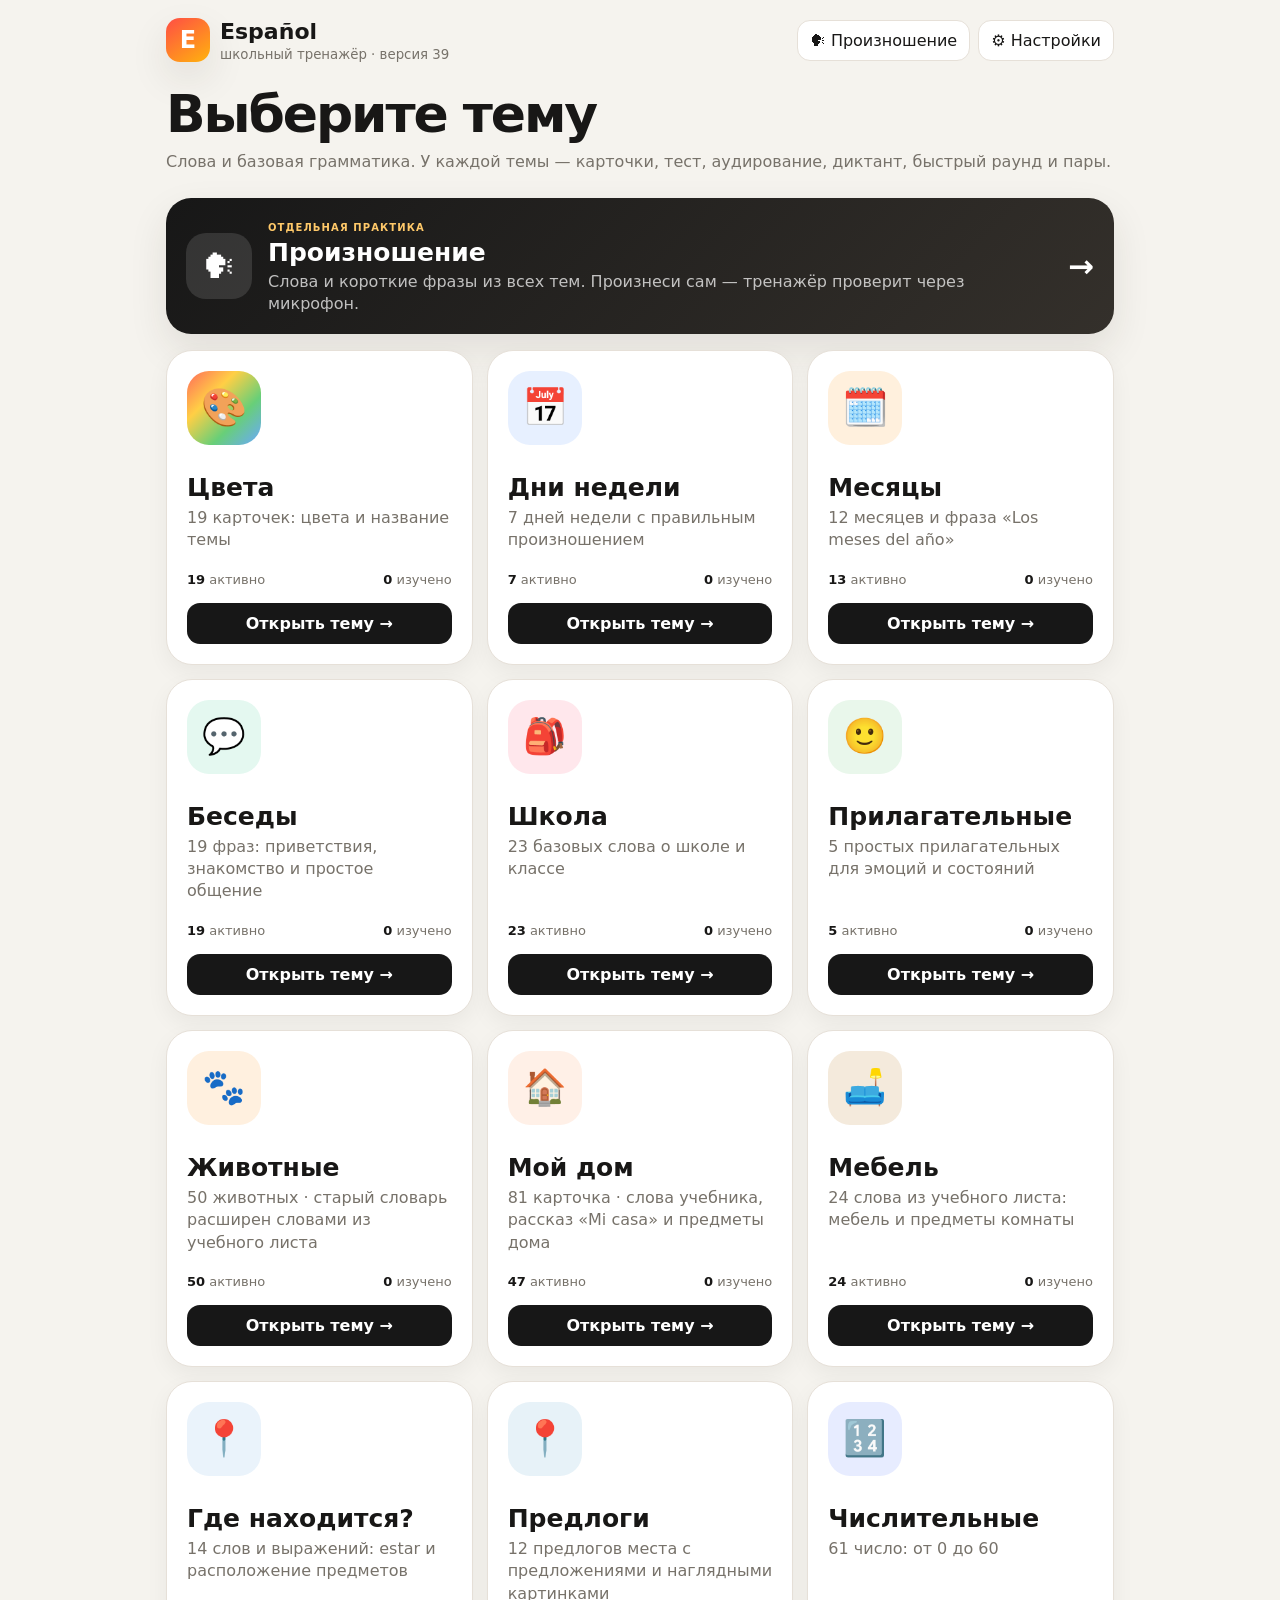
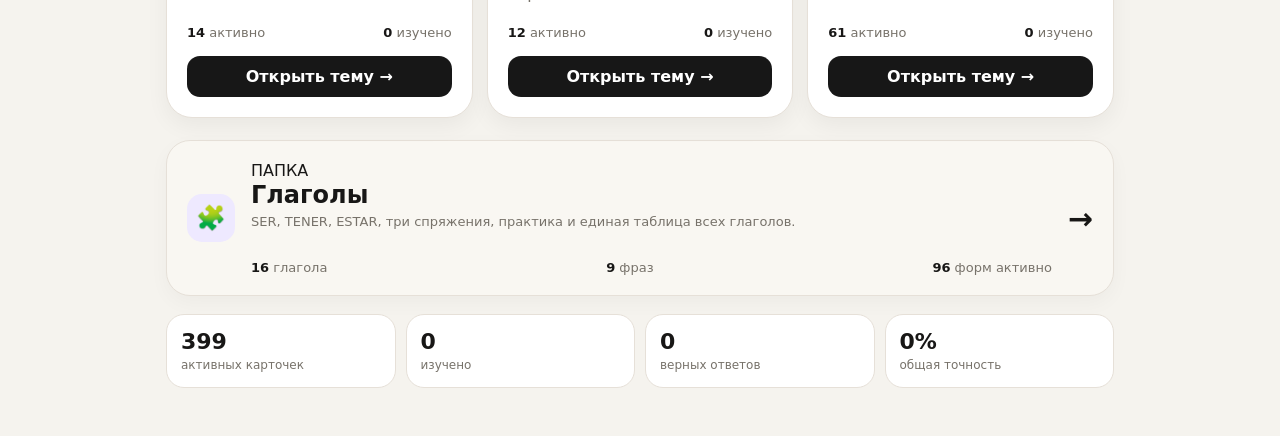
<file: index.html>
<!doctype html><html lang="ru"><head><meta charset="utf-8"><meta name="viewport" content="width=device-width,initial-scale=1,viewport-fit=cover"><title>Español — тренажёр</title><link rel="stylesheet" href="styles-v39.css"><link rel="manifest" href="manifest.webmanifest"><meta name="theme-color" content="#f5f3ee"><meta name="mobile-web-app-capable" content="yes"><meta name="apple-mobile-web-app-capable" content="yes"><meta name="apple-mobile-web-app-title" content="Espanol"><link rel="apple-touch-icon" href="icon-192.png"><link rel="icon" href="icon-192.png"><script>if("serviceWorker" in navigator&&(location.protocol==="https:"||location.hostname==="localhost"))addEventListener("load",function(){navigator.serviceWorker.register("sw.js").catch(function(){})});</script></head><body>
<div class="shell">
  <header class="appbar"><div class="appbar-left"><div class="logo">E</div><div class="appbar-title"><h1>Español</h1><small>школьный тренажёр · версия 39</small></div></div><div class="appbar-actions"><a class="iconbtn" href="pronunciation.html">🗣 Произношение</a><a class="iconbtn" href="settings.html">⚙ Настройки</a></div></header>
  <h1 class="page-title">Выберите тему</h1><p class="page-sub">Слова и базовая грамматика. У каждой темы — карточки, тест, аудирование, диктант, быстрый раунд и пары.</p>
  <a class="pronunciation-home" href="pronunciation.html"><div class="pronunciation-home-icon">🗣</div><div><span class="eyebrow">ОТДЕЛЬНАЯ ПРАКТИКА</span><h2>Произношение</h2><p>Слова и короткие фразы из всех тем. Произнеси сам — тренажёр проверит через микрофон.</p></div><div class="pronunciation-arrow">→</div></a>
  <section class="topic-grid" id="topics"></section>
  <section class="quick-stats" id="overall"></section>
</div><div id="toast" class="toast"></div>
<script src="data-v39.js"></script><script src="common-v39.js"></script><script>
const icons={colors:'colors-icon',weekdays:'days-icon',months:'months-icon',conversations:'conversations-icon',school:'school-icon',adjectives:'adjectives-icon',numerals:'numerals-icon',animals:'animals-icon',furniture:'furniture-icon',prepositions:'prepositions-icon',my_home:'home-icon',where_is:'where-icon'};
const box=document.querySelector('#topics');
function safeActive(t){return t&&STATE.settings.active[t.id]?activeWords(t):[]}
function topicCard(t){
  const ss=statsSummary(t),act=safeActive(t).length;
  return `<a class="topic-card" href="trainer.html?topic=${t.id}"><div class="topic-icon ${icons[t.id]||''}">${t.icon}</div><h2>${t.title}</h2><p>${t.description}</p><div class="topic-meta"><span><b>${act}</b> активно</span><span><b>${ss.learned}</b> изучено</span></div><div class="topic-cta">Открыть тему →</div></a>`;
}
const regularTopics=Object.values(TOPICS).filter(t=>t.kind!=='verb'&&t.id!=='verb_practice');
const verbTopics=Object.values(TOPICS).filter(t=>t.kind==='verb');
const verbForms=verbTopics.reduce((sum,t)=>sum+safeActive(t).length,0);
const practice=TOPICS.verb_practice||null;
const practiceCount=practice?safeActive(practice).length:0;
box.innerHTML=`<div class="topic-section-grid">${regularTopics.map(topicCard).join('')}</div>
<a class="topic-folder-card" href="verbs.html"><div class="topic-folder-icon">🧩</div><div class="topic-folder-copy"><span class="eyebrow">ПАПКА</span><h2>Глаголы</h2><p>SER, TENER, ESTAR, три спряжения, практика и единая таблица всех глаголов.</p><div class="topic-meta"><span><b>${verbTopics.length}</b> глагола</span><span><b>${practiceCount}</b> фраз</span><span><b>${verbForms}</b> форм активно</span></div></div><div class="topic-folder-arrow">→</div></a>`;
let totalCorrect=0,total=0,learned=0,active=0;Object.values(TOPICS).forEach(t=>{const s=stat(t);totalCorrect+=s.correct;total+=s.total;learned+=statsSummary(t).learned;active+=safeActive(t).length});
document.querySelector('#overall').innerHTML=`<div class="stat"><b>${active}</b><span>активных карточек</span></div><div class="stat"><b>${learned}</b><span>изучено</span></div><div class="stat"><b>${totalCorrect}</b><span>верных ответов</span></div><div class="stat"><b>${total?Math.round(totalCorrect/total*100):0}%</b><span>общая точность</span></div>`;
</script></body></html>
</file>
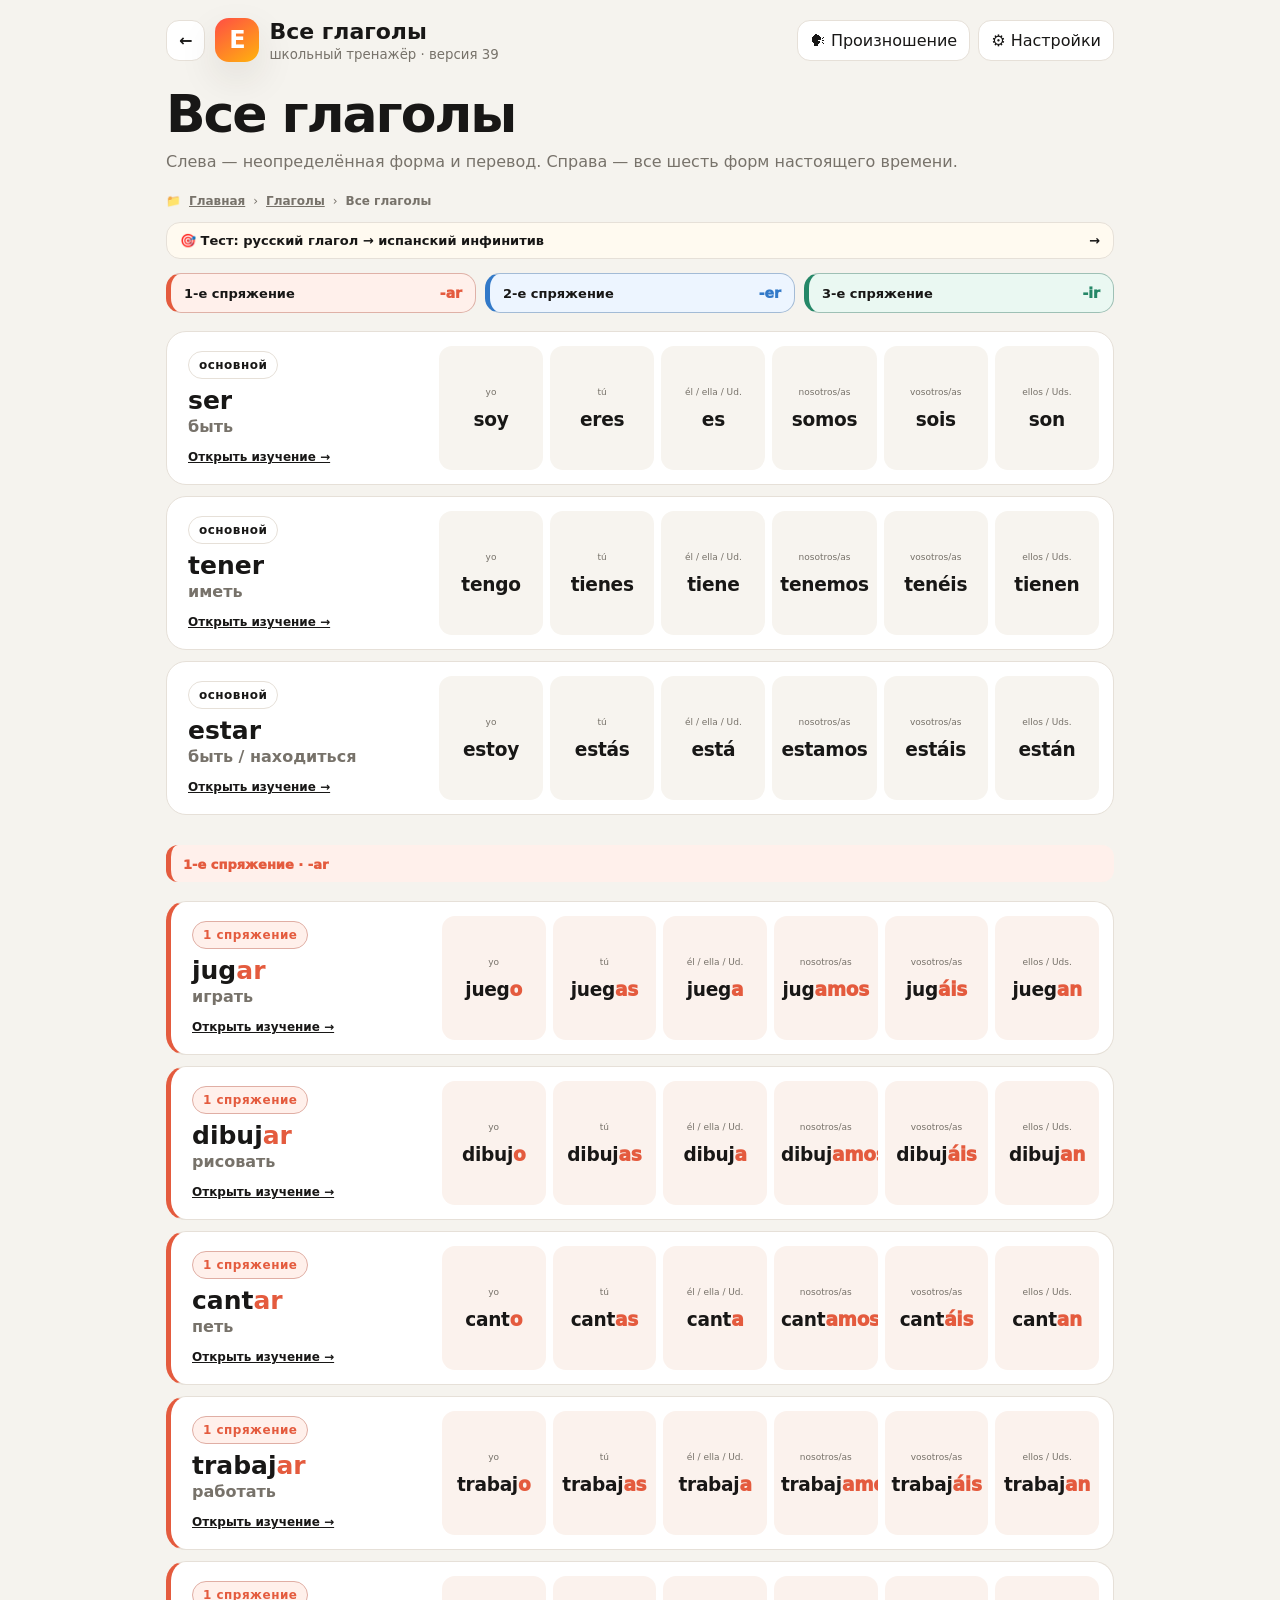
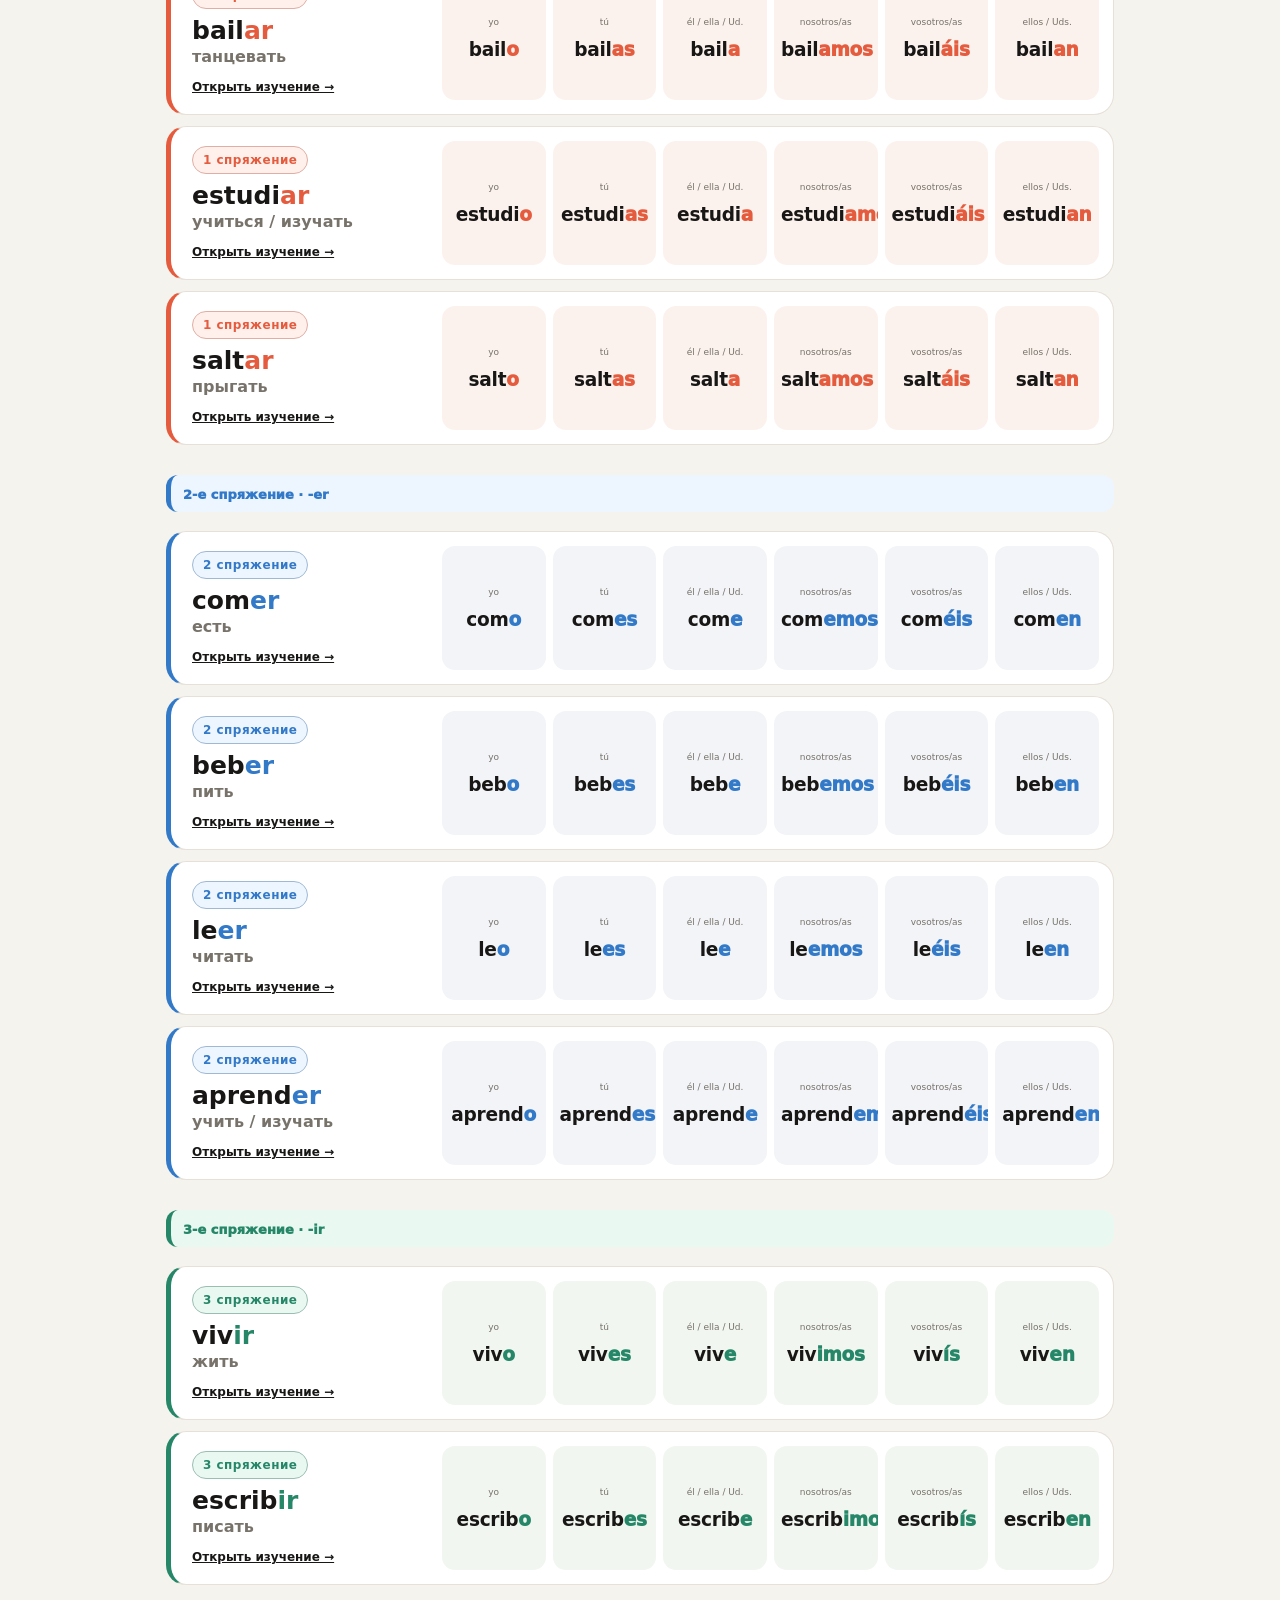
<file: all-verbs.html>
<!doctype html><html lang="ru"><head><meta charset="utf-8"><meta name="viewport" content="width=device-width,initial-scale=1,viewport-fit=cover"><title>Все глаголы — Español</title><link rel="stylesheet" href="styles-v39.css"><link rel="manifest" href="manifest.webmanifest"><meta name="theme-color" content="#f5f3ee"><meta name="mobile-web-app-capable" content="yes"><meta name="apple-mobile-web-app-capable" content="yes"><meta name="apple-mobile-web-app-title" content="Espanol"><link rel="apple-touch-icon" href="icon-192.png"><link rel="icon" href="icon-192.png"><script>if("serviceWorker" in navigator&&(location.protocol==="https:"||location.hostname==="localhost"))addEventListener("load",function(){navigator.serviceWorker.register("sw.js").catch(function(){})});</script></head><body>
<div class="shell">
<header class="appbar"><div class="appbar-left"><a class="ghostbtn back" href="verbs.html">←</a><div class="logo">E</div><div class="appbar-title"><h1>Все глаголы</h1><small>школьный тренажёр · версия 39</small></div></div><div class="appbar-actions"><a class="iconbtn" href="pronunciation.html">🗣 Произношение</a><a class="iconbtn" href="settings.html">⚙ Настройки</a></div></header>
<h1 class="page-title">Все глаголы</h1>
<p class="page-sub">Слева — неопределённая форма и перевод. Справа — все шесть форм настоящего времени.</p>
<div class="folder-back-note">📁 <a href="index.html">Главная</a><span>›</span><a href="verbs.html">Глаголы</a><span>›</span><b>Все глаголы</b></div><a class="verb-test-mini-link" href="verb-infinitive-test.html">🎯 Тест: русский глагол → испанский инфинитив <span>→</span></a>
<nav class="conj-quick-nav" aria-label="Быстрый переход по спряжениям">
  <a class="conj-jump conj-1" href="#conj-1"><b>1-е спряжение</b><span>-ar</span></a>
  <a class="conj-jump conj-2" href="#conj-2"><b>2-е спряжение</b><span>-er</span></a>
  <a class="conj-jump conj-3" href="#conj-3"><b>3-е спряжение</b><span>-ir</span></a>
</nav>
<section class="all-verbs-table" id="allVerbs"></section>
</div><div id="toast" class="toast"></div>
<script src="data-v39.js"></script><script src="common-v39.js"></script><script>
const ORDER=['ser','tener','estar','jugar','dibujar','cantar','trabajar','bailar','estudiar','saltar','comer','beber','leer','aprender','vivir','escribir'];
const PRON=['yo','tú','él / ella / Ud.','nosotros/as','vosotros/as','ellos / Uds.'];
const ENDINGS={1:['o','as','a','amos','áis','an'],2:['o','es','e','emos','éis','en'],3:['o','es','e','imos','ís','en']};
function formMarkup(t,w,i){
  const endings=ENDINGS[t.conjugation];if(!endings)return w.form;
  const e=endings[i]||'';if(!e||!w.form.endsWith(e))return w.form;
  return w.form.slice(0,-e.length)+`<span class="verb-ending">${e}</span>`;
}
function infinitiveMarkup(t){
  const inf=t.infinitive||t.id;
  if(!t.conjugation||inf.length<3)return inf;
  const ending=inf.slice(-2),stem=inf.slice(0,-2);
  return `${stem}<span class="infinitive-ending">${ending}</span>`;
}
const SEEN_CONJ=new Set();
const CONJ_NAMES={1:'1-е спряжение · -ar',2:'2-е спряжение · -er',3:'3-е спряжение · -ir'};
function row(t){
  const forms=t.words.slice(0,6);
  const conjClass=t.conjugation?`conj-${t.conjugation}`:'conj-main';
  let group='';
  if(t.conjugation&&!SEEN_CONJ.has(t.conjugation)){
    SEEN_CONJ.add(t.conjugation);
    group=`<div class="conj-section-marker ${conjClass}" id="conj-${t.conjugation}"><span>${CONJ_NAMES[t.conjugation]}</span></div>`;
  }
  return `${group}<article class="all-verb-row ${conjClass}"><div class="all-verb-left"><span class="verb-overview-badge">${t.conjugation?`${t.conjugation} спряжение`:'основной'}</span><h2>${infinitiveMarkup(t)}</h2><p>${t.infinitiveRu||t.title}</p><a href="trainer.html?topic=${t.id}&mode=verbOverview">Открыть изучение →</a></div><div class="all-verb-forms">${forms.map((w,i)=>`<div class="all-verb-form"><small>${PRON[i]}</small><b>${formMarkup(t,w,i)}</b></div>`).join('')}</div></article>`;
}
document.querySelector('#allVerbs').innerHTML=ORDER.map(id=>TOPICS[id]).filter(Boolean).map(row).join('');
</script></body></html>
</file>
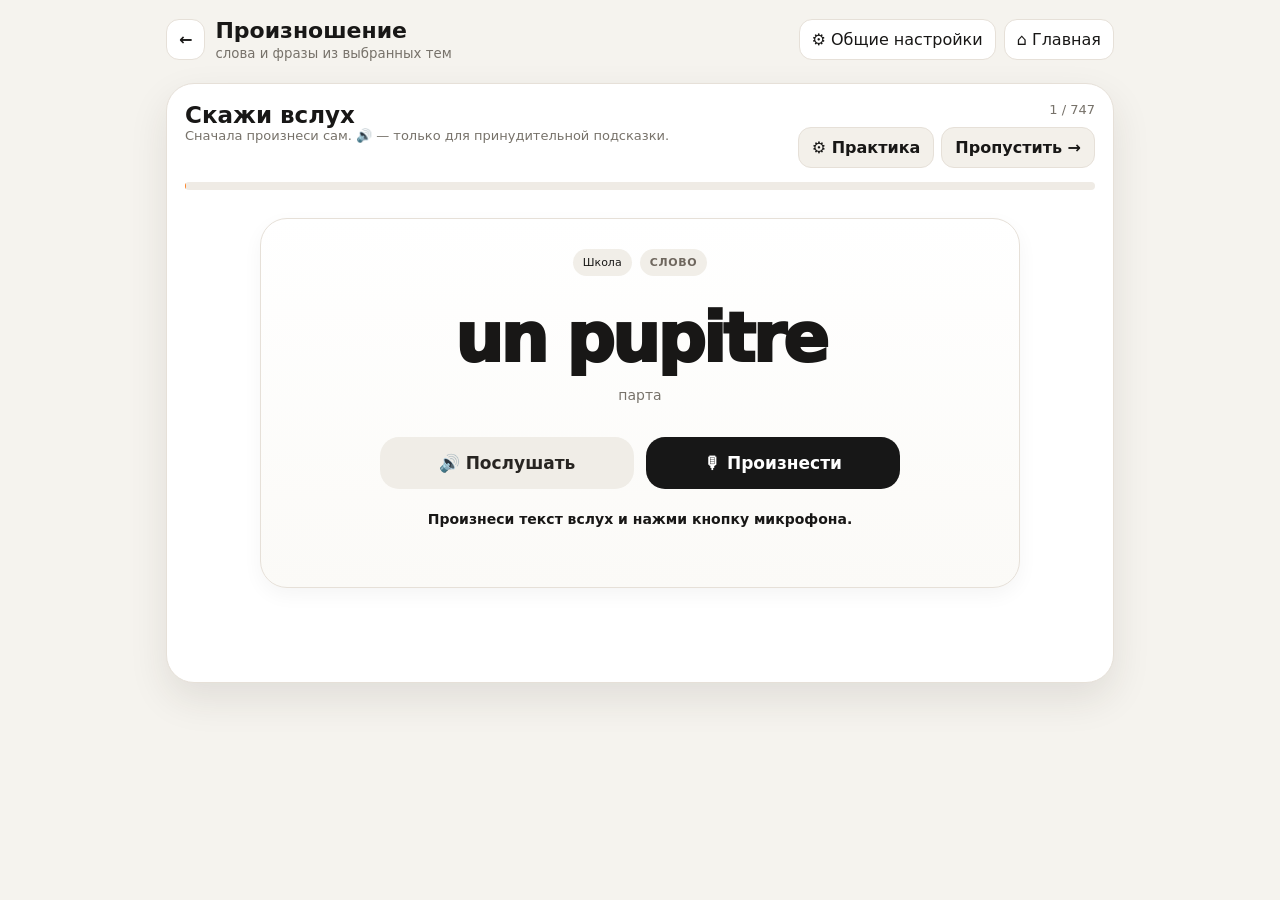
<file: pronunciation.html>
<!doctype html><html lang="ru"><head><meta charset="utf-8"><meta name="viewport" content="width=device-width,initial-scale=1,viewport-fit=cover"><title>Произношение — Español</title><link rel="stylesheet" href="styles-v39.css"><link rel="manifest" href="manifest.webmanifest"><meta name="theme-color" content="#f5f3ee"><meta name="mobile-web-app-capable" content="yes"><meta name="apple-mobile-web-app-capable" content="yes"><meta name="apple-mobile-web-app-title" content="Espanol"><link rel="apple-touch-icon" href="icon-192.png"><link rel="icon" href="icon-192.png"><script>if("serviceWorker" in navigator&&(location.protocol==="https:"||location.hostname==="localhost"))addEventListener("load",function(){navigator.serviceWorker.register("sw.js").catch(function(){})});</script></head><body>
<div class="shell">
<header class="appbar"><div class="appbar-left"><a class="ghostbtn back" href="index.html">←</a><div class="appbar-title"><h1>Произношение</h1><small>слова и фразы из выбранных тем</small></div></div><div class="appbar-actions"><a class="iconbtn" href="settings.html">⚙ Общие настройки</a><a class="iconbtn" href="index.html">⌂ Главная</a></div></header>
<main class="workspace pronunciation-workspace">
  <div class="workspace-head"><div><h2>Скажи вслух</h2><div class="subtle">Сначала произнеси сам. 🔊 — только для принудительной подсказки.</div></div><div class="workspace-head-right"><div class="subtle" id="counter"></div><div class="workspace-actions"><button class="head-nav secondary" id="practiceSettings">⚙ Практика</button><button class="head-nav secondary" id="skip">Пропустить →</button></div></div></div>
  <div class="progress"><div id="progressBar"></div></div>

  <section class="pron-settings hidden" id="pronSettings">
    <div class="pron-settings-head"><div><h3>Настройки произношения</h3><p>Выбери темы и сложность материала. Нажми «Начать», чтобы пересобрать задания.</p></div><button class="settings-close" id="closePracticeSettings" aria-label="Закрыть">×</button></div>
    <div class="pron-settings-grid">
      <div class="pron-setting-group">
        <div class="pron-group-title"><b>1. Темы</b><div class="mini-actions"><button id="selectAllTopics">Все</button><button id="clearTopics">Снять все</button></div></div>
        <div class="pron-topic-options" id="pronTopicOptions"></div>
      </div>
      <div class="pron-setting-group">
        <div class="pron-group-title"><b>2. Материал</b></div>
        <div class="pron-content-options">
          <label class="pron-radio"><input type="radio" name="pronContent" value="words"><span><b>Только слова</b><small>Отдельные слова; для SER, TENER и ESTAR — местоимение + форма: «Yo soy», «Yo tengo», «Yo estoy».</small></span></label>
          <label class="pron-radio"><input type="radio" name="pronContent" value="basic"><span><b>Базовые фразы</b><small>Слова + короткие учебные фразы: «Hoy es lunes», «Estamos en enero».</small></span></label>
          <label class="pron-radio"><input type="radio" name="pronContent" value="all"><span><b>Всё, включая примеры</b><small>Слова + базовые фразы + предложения из примеров, например из тем SER, TENER и ESTAR.</small></span></label>
        </div>
      </div>
    </div>
    <div class="pron-settings-summary"><span id="pronSummary"></span><button class="head-nav" id="applyPracticeSettings">Начать с этими настройками →</button></div>
  </section>

  <div id="practice"></div>
</main>
</div><div id="toast" class="toast"></div>
<script src="data-v39.js"></script><script src="common-v39.js"></script><script>
const Recognition=window.SpeechRecognition||window.webkitSpeechRecognition;
const PRAISE=['¡Muy bien!','¡Perfecto!','¡Excelente!','¡Muy bien pronunciado!'];
let deck=[],index=0,current=null,recognition=null,listening=false;

function strip(s){return (s||'').toLocaleLowerCase('es').normalize('NFD').replace(/[\u0300-\u036f]/g,'').replace(/[^a-zñü0-9\s]/g,' ').replace(/\s+/g,' ').trim()}
function verbPronoun(t,w){
  if(t.id==='ser')return ({soy:'Yo',eres:'Tú',es:'Ella',somos:'Nosotros',sois:'Vosotros',son:'Ellos'})[w.es]||w.pronoun.split('/')[0].trim();
  if(t.id==='tener')return ({tengo:'Yo',tienes:'Tú',tiene:'Ella',tenemos:'Nosotros',tenéis:'Vosotros',tienen:'Ellos'})[w.es]||w.pronoun.split('/')[0].trim();
  if(t.id==='estar')return ({estoy:'Yo',estás:'Tú',está:'Ella',estamos:'Nosotros',estáis:'Vosotros',están:'Ellos'})[w.es]||w.pronoun.split('/')[0].trim();
  return w.pronoun.split('/')[0].trim();
}
function pronCfg(){return STATE.settings.pronunciation}
function topicChosen(id){return pronCfg().topics.includes(id)}

function wordItem(t,w){
  if(t.kind==='verb'){
    const p=verbPronoun(t,w);return {text:`${p} ${w.form}.`,ru:`${w.ru}: форма ${t.verb} — ${w.form}`,topic:t.title,kind:'слово / форма',level:'word'};
  }
  if(t.id==='conversations'||t.id==='verb_practice'||(t.id==='my_home'&&w.phrase))return {text:w.es,ru:w.ru,topic:t.title,kind:'фраза',level:'word'};
  return {text:w.es,ru:w.ru,topic:t.title,kind:'слово',level:'word'};
}
function basicItem(t,w){
  if(w.categoryPhrase)return null;
  if(t.id==='colors')return {text:`El color es ${w.es}.`,ru:`Цвет — ${w.ru}.`,topic:t.title,kind:'базовая фраза',level:'basic'};
  if(t.id==='weekdays')return {text:`Hoy es ${w.es}.`,ru:`Сегодня ${w.ru}.`,topic:t.title,kind:'базовая фраза',level:'basic'};
  if(t.id==='months')return {text:`Estamos en ${w.es}.`,ru:`Сейчас ${w.ru}.`,topic:t.title,kind:'базовая фраза',level:'basic'};
  if(t.kind==='verb')return {text:`${verbPronoun(t,w)} ${w.form}.`,ru:`${w.ru}: ${w.form}`,topic:t.title,kind:'базовая фраза',level:'basic'};
  if(t.id==='school'||t.id==='furniture')return {text:`Es ${w.es}.`,ru:`Это ${w.ru}.`,topic:t.title,kind:'базовая фраза',level:'basic'};
  if(t.id==='my_home'&&!w.phrase)return {text:`En mi casa hay ${w.es}.`,ru:`В моём доме есть: ${w.ru}.`,topic:t.title,kind:'базовая фраза',level:'basic'};
  if((t.id==='prepositions'||t.id==='where_is')&&w.exampleEs)return {text:w.exampleEs,ru:w.exampleRu||'',topic:t.title,kind:'базовая фраза',level:'basic'};
  return null;
}
function exampleItems(t,w){
  const out=[];
  if(w.exampleEs)out.push({text:w.exampleEs,ru:w.exampleRu||'',topic:t.title,kind:'пример',level:'example'});
  if(w.example2Es)out.push({text:w.example2Es,ru:w.example2Ru||'',topic:t.title,kind:'пример',level:'example'});
  return out;
}
function makeDeck(){
  const out=[],content=pronCfg().content;
  Object.values(TOPICS).filter(t=>topicChosen(t.id)).forEach(t=>{
    activeWords(t).forEach(w=>{
      out.push(wordItem(t,w));
      if(content==='basic'||content==='all'){
        const b=basicItem(t,w);if(b && strip(b.text)!==strip(out[out.length-1].text))out.push(b);
      }
      if(content==='all')out.push(...exampleItems(t,w));
    })
  });
  return shuffle(out);
}
function rebuildDeck(){stopRecognition();deck=makeDeck();index=0;render();renderSettingsSummary()}
function ensureDeck(){if(!deck.length){deck=makeDeck();index=0}if(index>=deck.length&&deck.length){deck=shuffle(deck);index=0}}
function render(){
  stopRecognition();ensureDeck();
  if(!deck.length){
    document.querySelector('#counter').textContent='0 заданий';document.querySelector('#progressBar').style.width='0%';
    document.querySelector('#practice').innerHTML='<div class="empty"><h2>Нет материала для практики</h2><p class="subtle">Выбери хотя бы одну тему и проверь, что в ней есть активные слова.</p><button class="head-nav" id="openEmptySettings">⚙ Настроить произношение</button></div>';
    document.querySelector('#openEmptySettings').onclick=()=>togglePracticeSettings(true);return;
  }
  current=deck[index];
  document.querySelector('#counter').textContent=`${index+1} / ${deck.length}`;
  document.querySelector('#progressBar').style.width=((index+1)/deck.length*100)+'%';
  document.querySelector('#practice').innerHTML=`<section class="pronounce-card"><div class="pronounce-meta"><span>${current.topic}</span><b>${current.kind}</b></div><div class="pronounce-target">${current.text}</div><div class="pronounce-translation">${current.ru}</div><div class="pronounce-actions"><button class="pronounce-listen" id="hear">🔊 <span>Послушать</span></button><button class="pronounce-mic" id="mic">🎙 <span>Произнести</span></button></div><div class="speech-status" id="status">Произнеси текст вслух и нажми кнопку микрофона.</div><div class="recognized" id="recognized"></div></section>`;
  document.querySelector('#hear').onclick=()=>speak(current.text);
  document.querySelector('#mic').onclick=startRecognition;
  if(!Recognition){
    const b=document.querySelector('#mic');b.disabled=true;b.classList.add('disabled');
    document.querySelector('#status').textContent='В этом браузере нет функции распознавания испанской речи. Озвучка по кнопке доступна.';
  }
}
function next(){stopRecognition();if(!deck.length)return;index++;render()}
function setStatus(text,cls=''){const el=document.querySelector('#status');if(!el)return;el.textContent=text;el.className='speech-status '+cls}
function stopRecognition(){if(recognition){try{recognition.onend=null;recognition.stop()}catch(e){} recognition=null}listening=false}
function startRecognition(){
  if(!Recognition||listening||!current)return;
  speechSynthesis.cancel();
  recognition=new Recognition(); recognition.lang='es-ES'; recognition.interimResults=false; recognition.continuous=false; recognition.maxAlternatives=5;
  listening=true;setStatus('Слушаю…','listening');
  const mic=document.querySelector('#mic');if(mic)mic.classList.add('recording');
  recognition.onresult=e=>{
    const alts=[];for(let i=0;i<e.results[0].length;i++)alts.push(e.results[0][i].transcript);
    const wanted=strip(current.text); const ok=alts.some(x=>strip(x)===wanted); const heard=alts[0]||'';
    const r=document.querySelector('#recognized');if(r)r.textContent=heard?`Распознано: ${heard}`:'';
    listening=false;if(mic)mic.classList.remove('recording');
    if(ok){
      setStatus('Произношение распознано правильно.','ok');
      const praise=pick(PRAISE); speak(praise,()=>setTimeout(next,300));
    }else{
      setStatus('Попробуй ещё раз. Сейчас прозвучит правильный вариант.','bad');
      wrongSignal();
      speak(current.text,()=>{setTimeout(()=>{if(document.visibilityState==='visible')startRecognition()},500)});
    }
  };
  recognition.onerror=e=>{
    listening=false;if(mic)mic.classList.remove('recording');
    if(e.error==='not-allowed'||e.error==='service-not-allowed')setStatus('Нет доступа к микрофону. Разреши микрофон в браузере и попробуй снова.','bad');
    else if(e.error==='no-speech')setStatus('Речь не услышана. Нажми микрофон и повтори ещё раз.','bad');
    else setStatus('Не удалось распознать речь. Нажми микрофон и попробуй ещё раз.','bad');
  };
  recognition.onend=()=>{listening=false;const m=document.querySelector('#mic');if(m)m.classList.remove('recording')};
  try{recognition.start()}catch(e){listening=false;setStatus('Не удалось включить микрофон. Попробуй ещё раз.','bad')}
}

function renderPracticeSettings(){
  const box=document.querySelector('#pronTopicOptions');
  box.innerHTML=Object.values(TOPICS).map(t=>{
    const n=activeWords(t).length,checked=topicChosen(t.id)?'checked':'';
    return `<label class="pron-topic-check"><input type="checkbox" value="${t.id}" ${checked}><span class="pron-topic-icon">${t.icon}</span><span><b>${t.title}</b><small>${n} активн. ${n===1?'элемент':'элементов'}</small></span></label>`;
  }).join('');
  box.querySelectorAll('input').forEach(i=>i.onchange=()=>{syncTopicsFromUI();renderSettingsSummary()});
  const r=document.querySelector(`input[name="pronContent"][value="${pronCfg().content}"]`);if(r)r.checked=true;
  document.querySelectorAll('input[name="pronContent"]').forEach(i=>i.onchange=()=>{pronCfg().content=i.value;saveState();renderSettingsSummary()});
  renderSettingsSummary();
}
function syncTopicsFromUI(){pronCfg().topics=[...document.querySelectorAll('#pronTopicOptions input:checked')].map(i=>i.value);saveState()}
function selectTopics(all){
  document.querySelectorAll('#pronTopicOptions input').forEach(i=>i.checked=all);
  syncTopicsFromUI();renderSettingsSummary();
}
function previewCount(){return makeDeck().length}
function renderSettingsSummary(){
  const el=document.querySelector('#pronSummary');if(!el)return;
  const ids=pronCfg().topics,mode={words:'только слова',basic:'слова + базовые фразы',all:'весь материал'}[pronCfg().content];
  el.textContent=`Тем: ${ids.length} из ${Object.keys(TOPICS).length} · ${mode} · примерно ${previewCount()} заданий`;
}
function togglePracticeSettings(force){
  const p=document.querySelector('#pronSettings');const open=typeof force==='boolean'?force:p.classList.contains('hidden');
  p.classList.toggle('hidden',!open);if(open){renderPracticeSettings();p.scrollIntoView({behavior:'smooth',block:'nearest'})}
}

document.querySelector('#skip').onclick=next;
document.querySelector('#practiceSettings').onclick=()=>togglePracticeSettings();
document.querySelector('#closePracticeSettings').onclick=()=>{syncTopicsFromUI();togglePracticeSettings(false);rebuildDeck()};
document.querySelector('#selectAllTopics').onclick=()=>selectTopics(true);
document.querySelector('#clearTopics').onclick=()=>selectTopics(false);
document.querySelector('#applyPracticeSettings').onclick=()=>{syncTopicsFromUI();togglePracticeSettings(false);rebuildDeck();toast('Настройки практики применены')};
renderPracticeSettings();render();
</script></body></html>
</file>
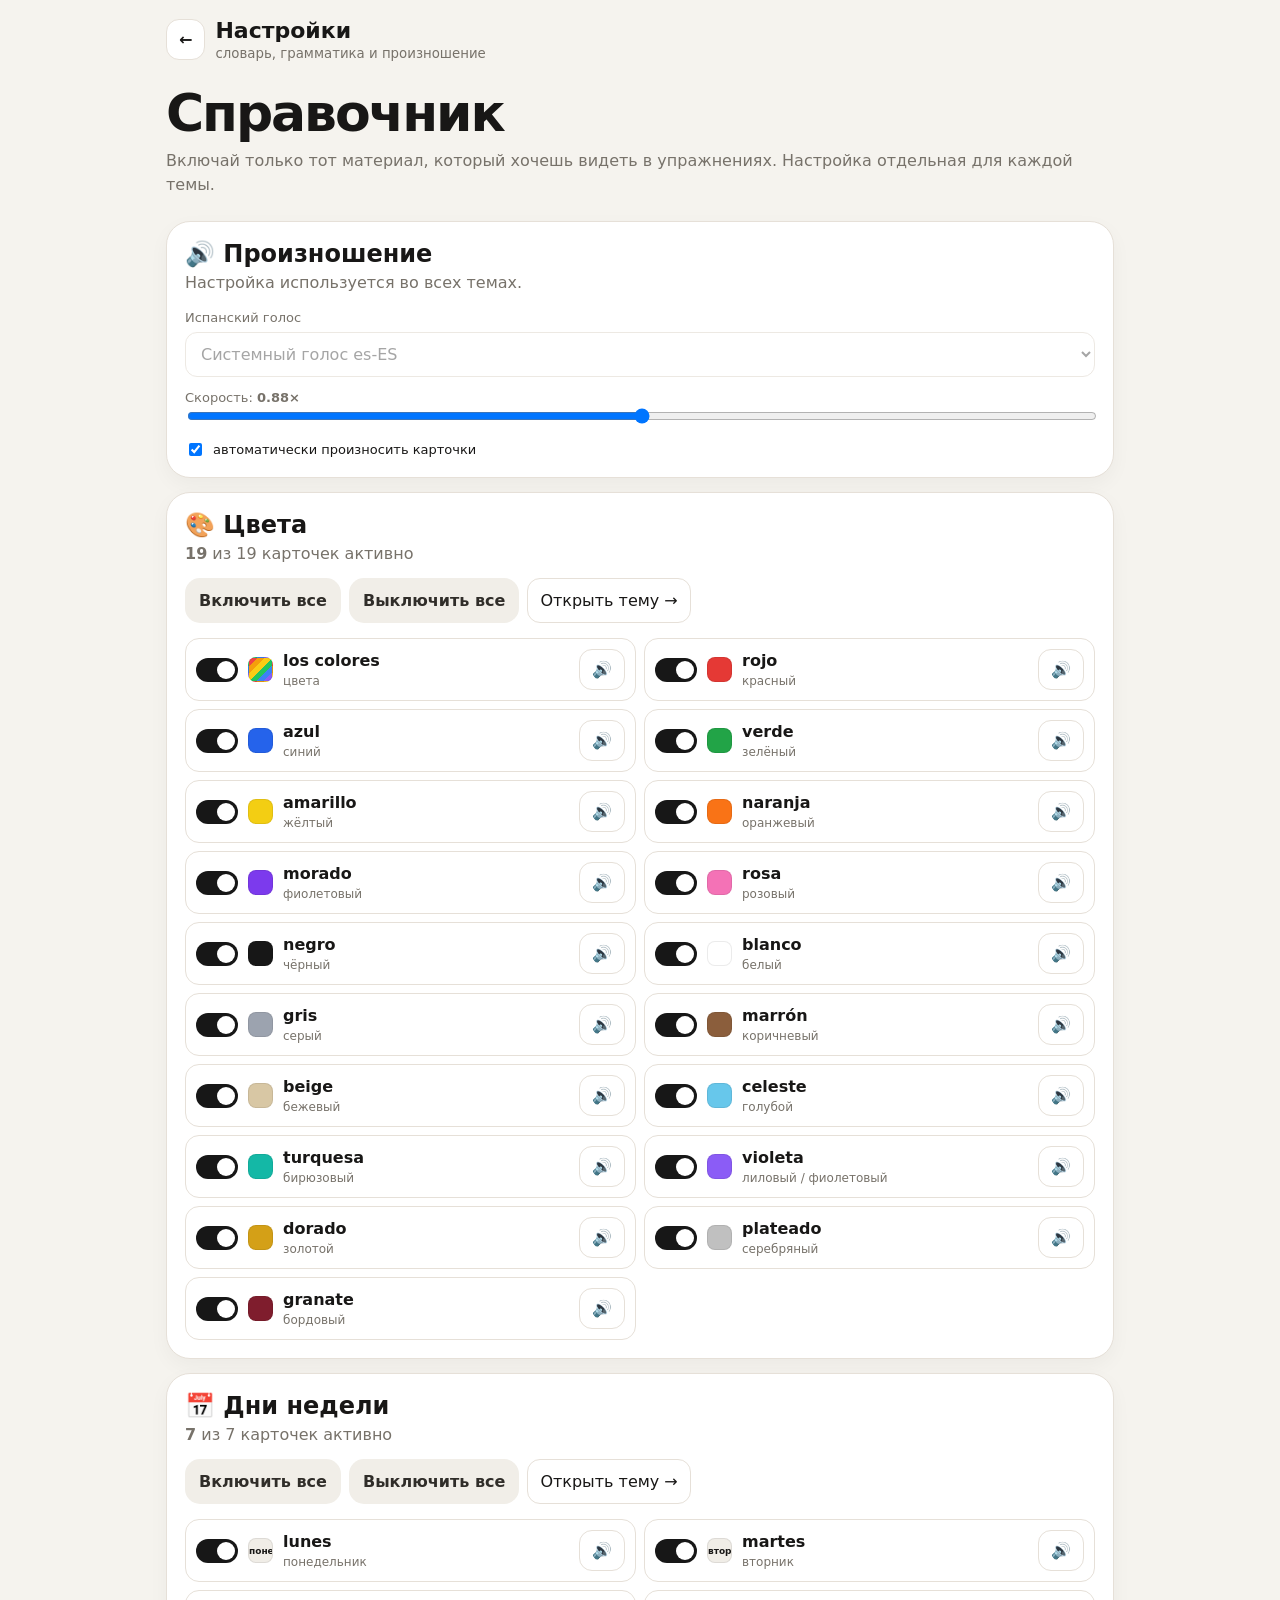
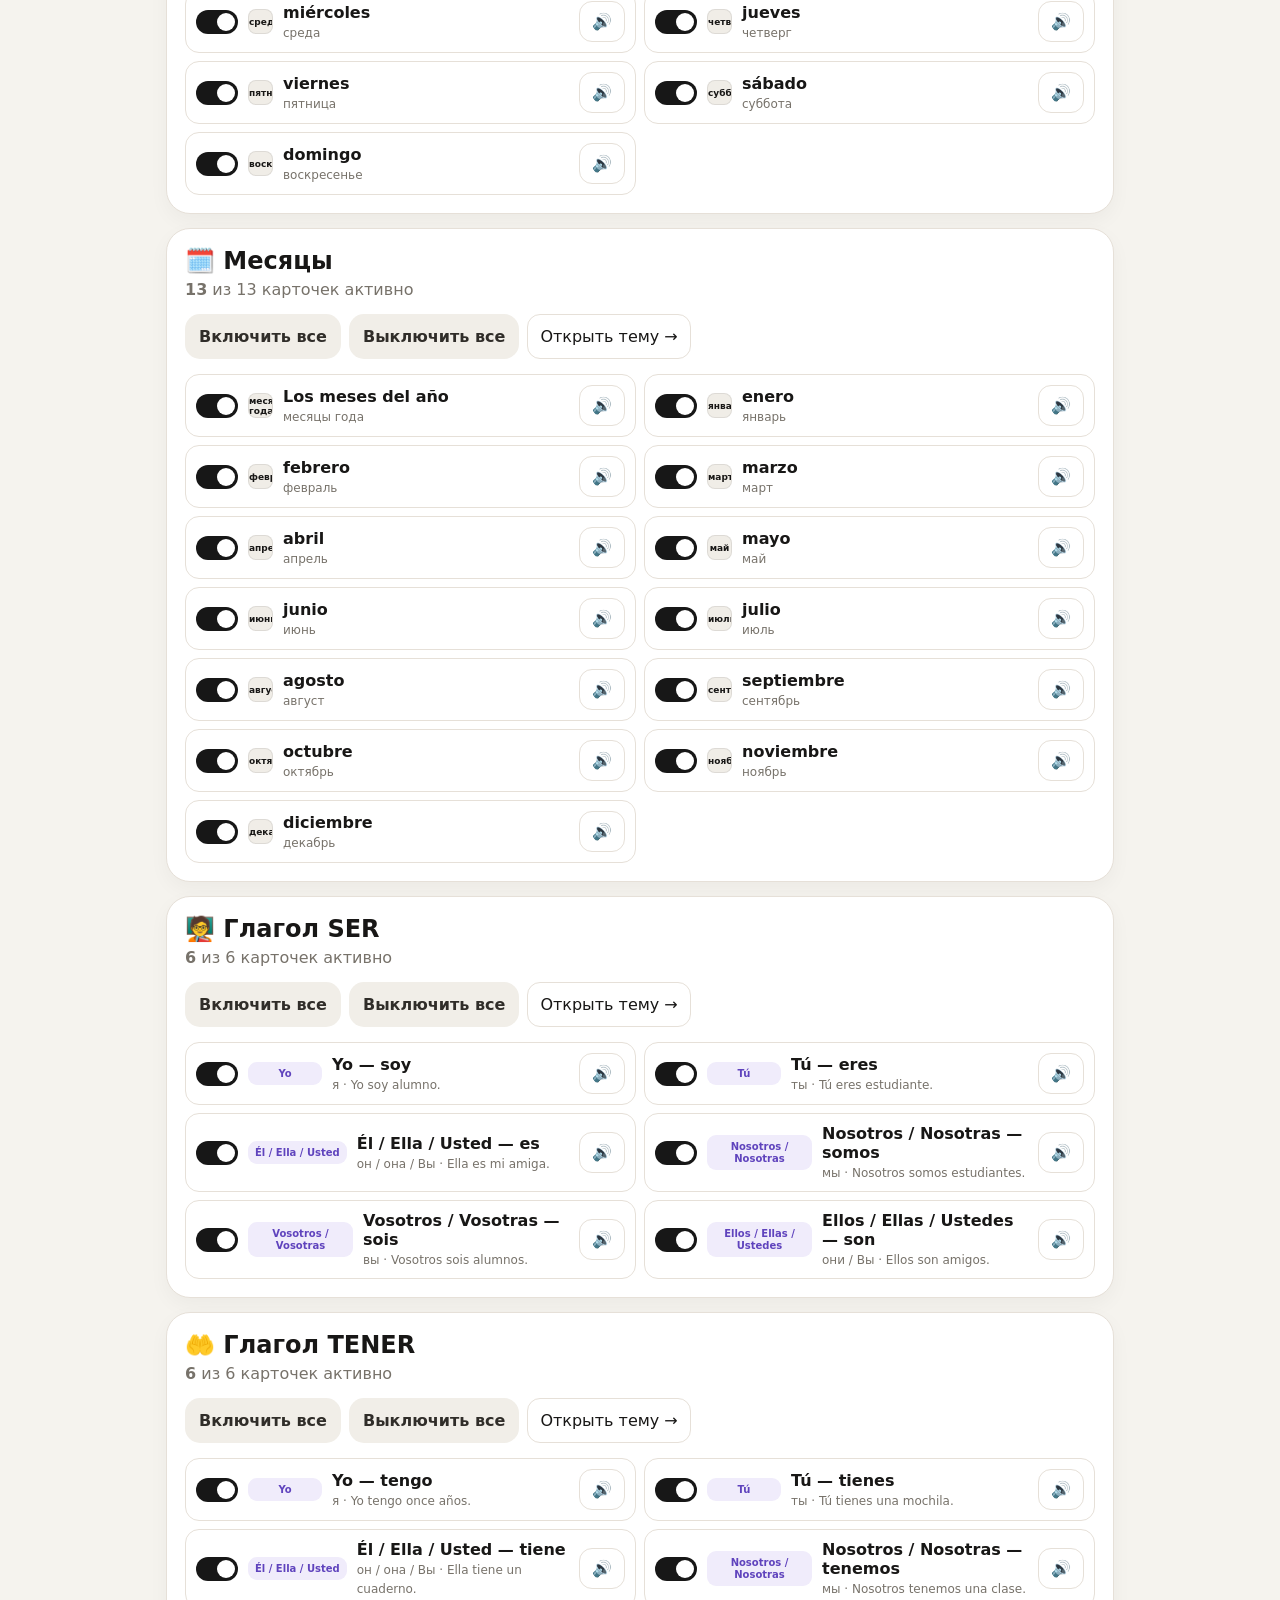
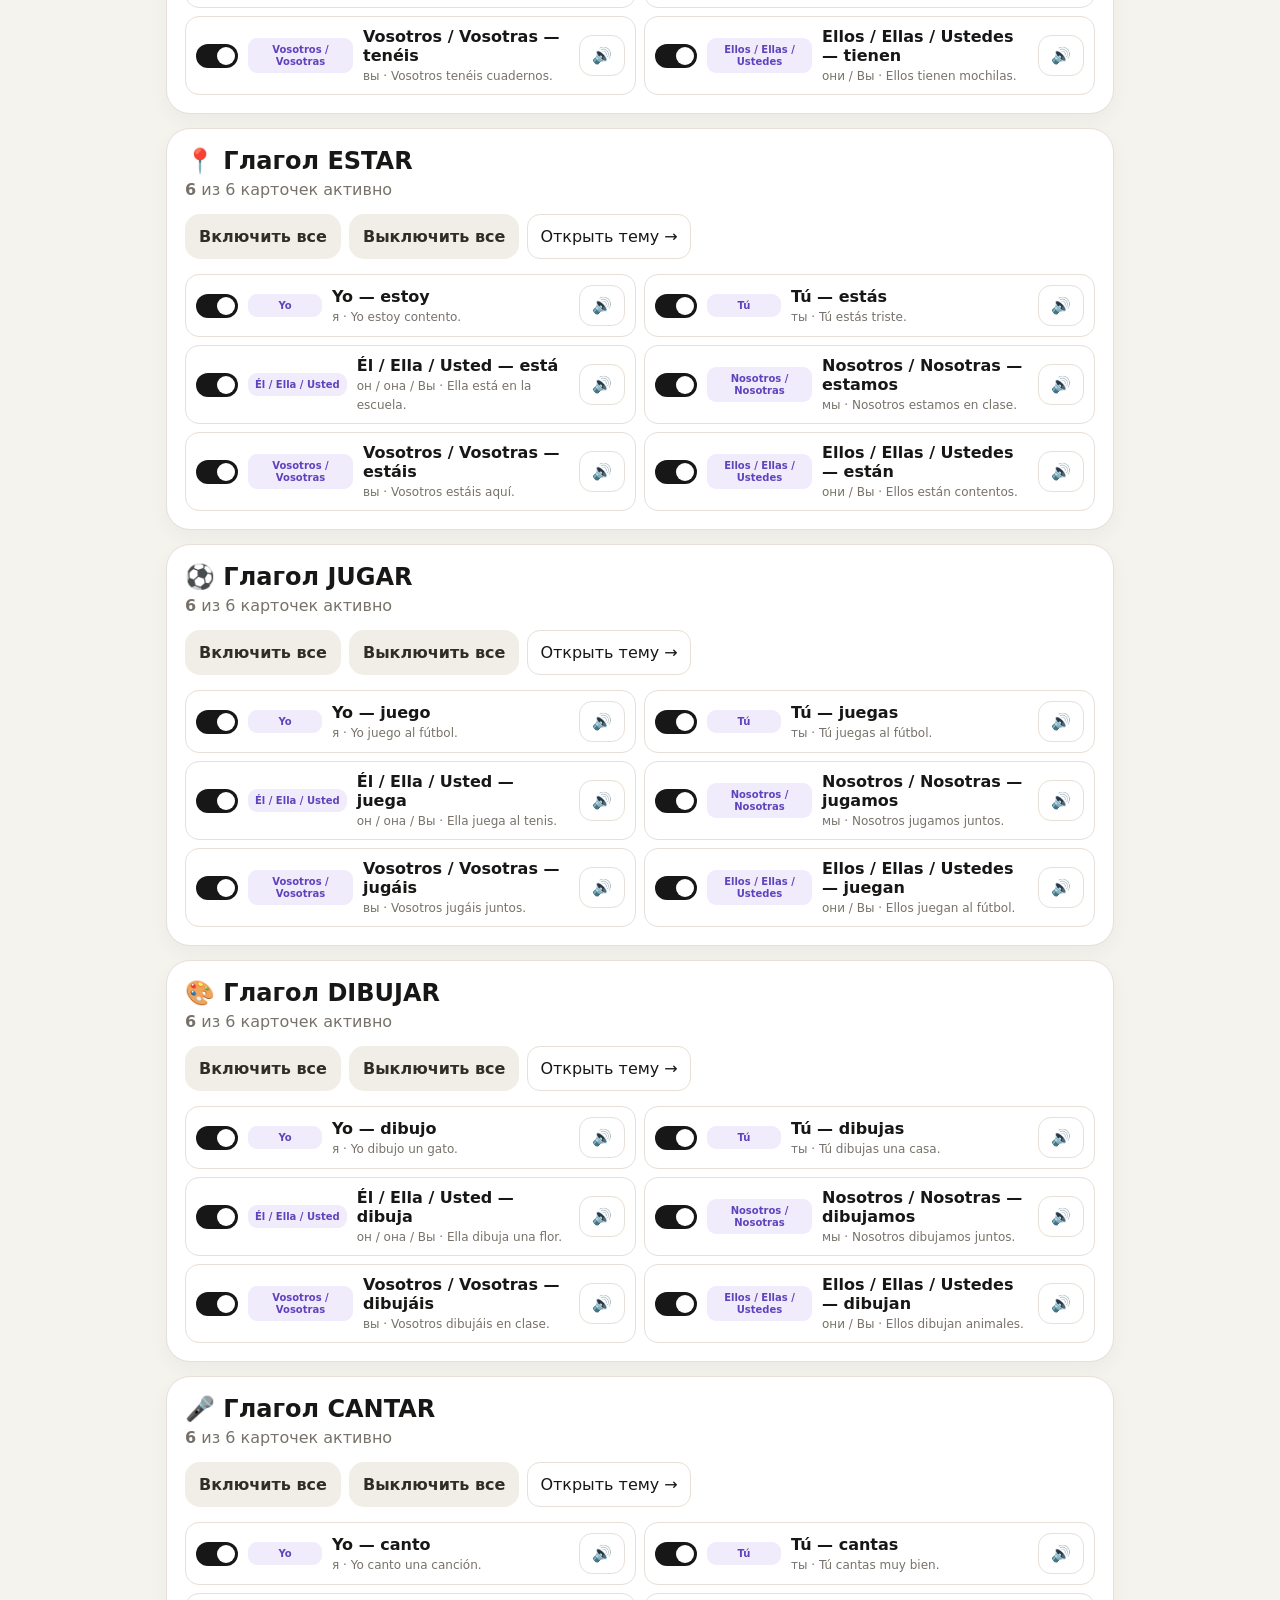
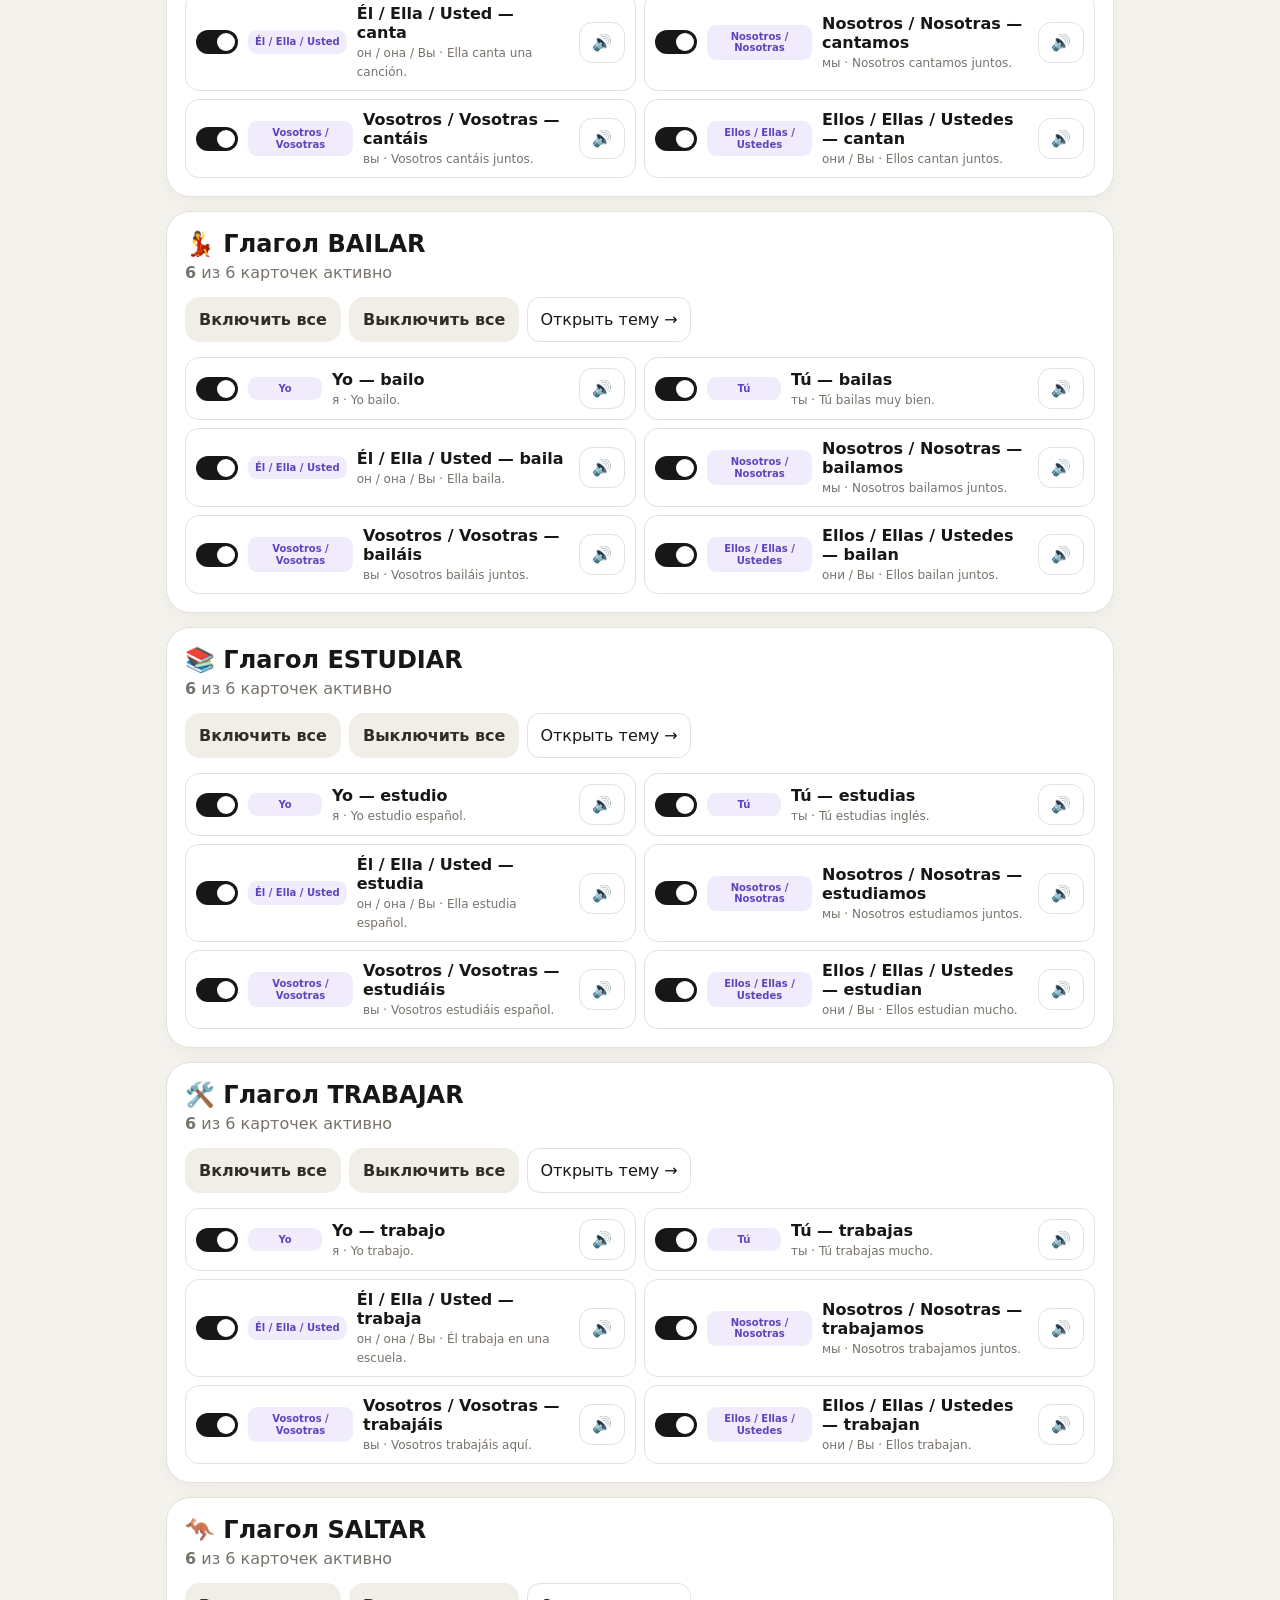
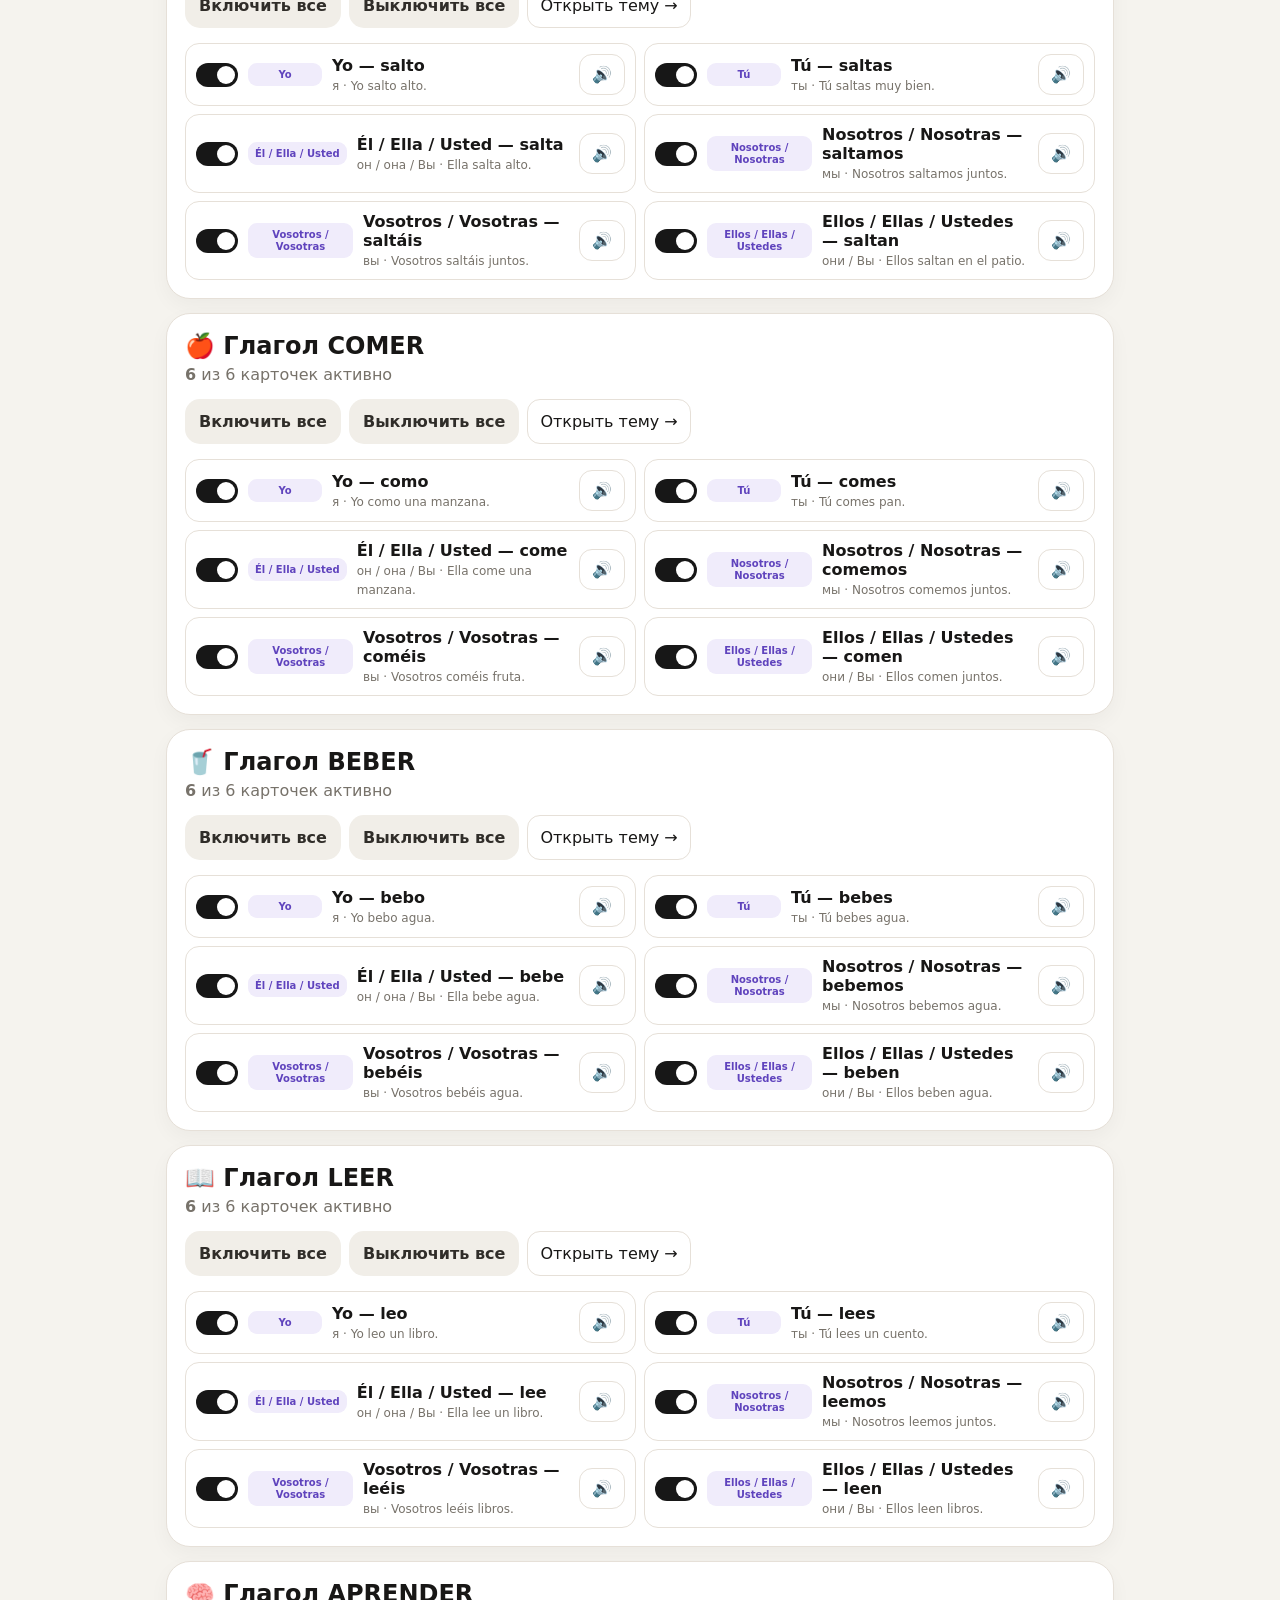
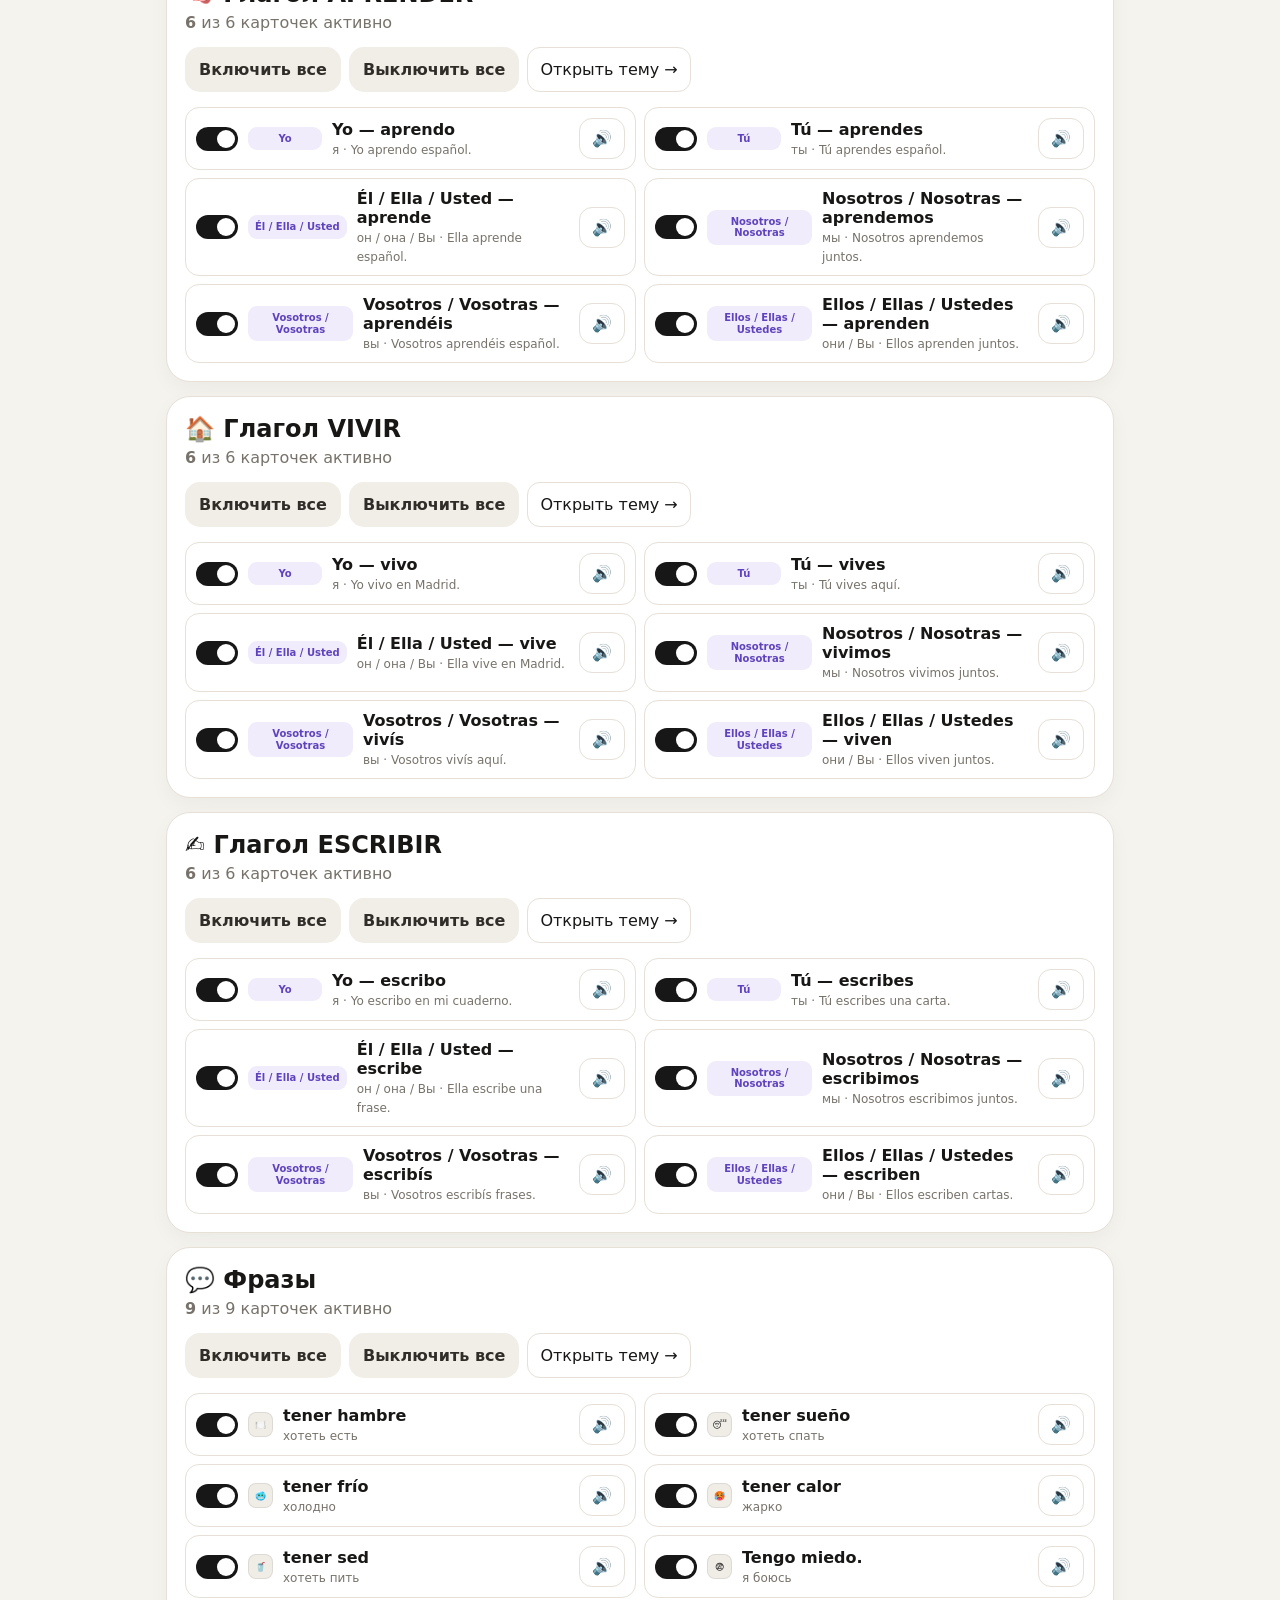
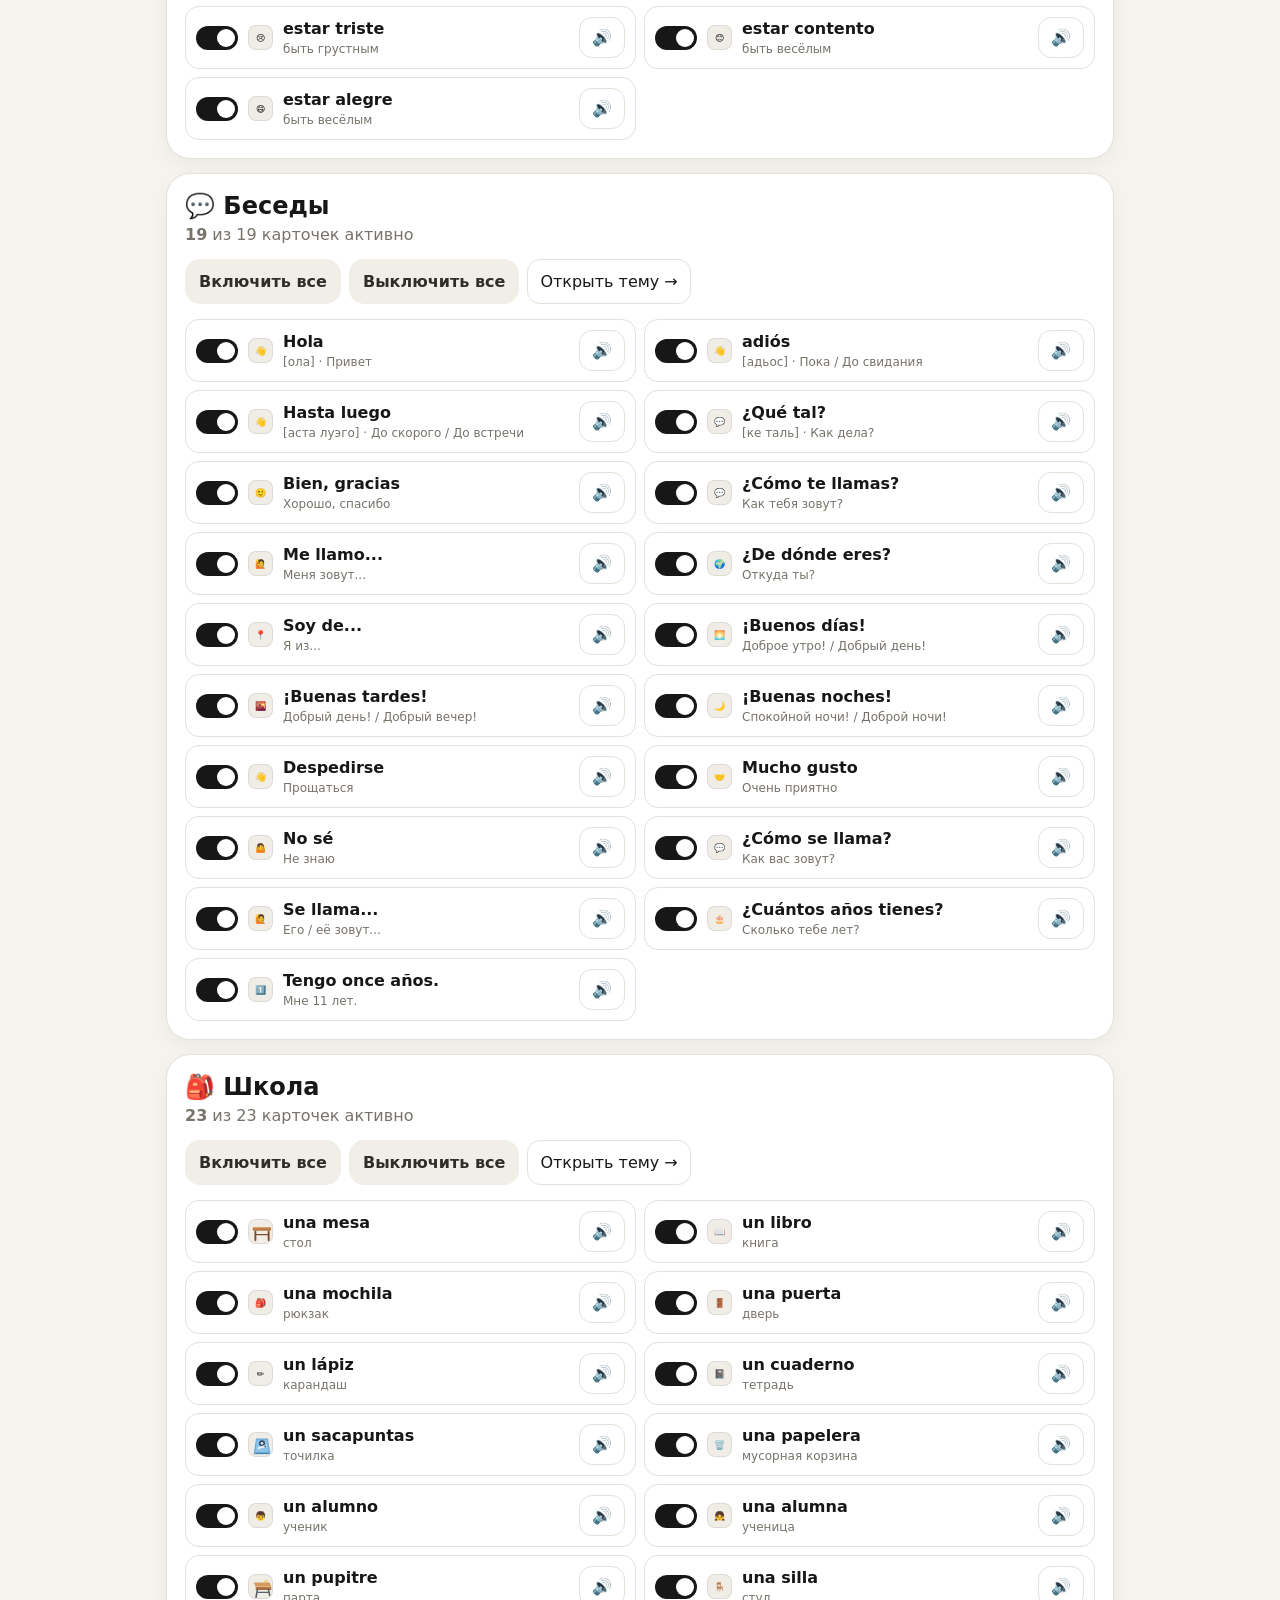
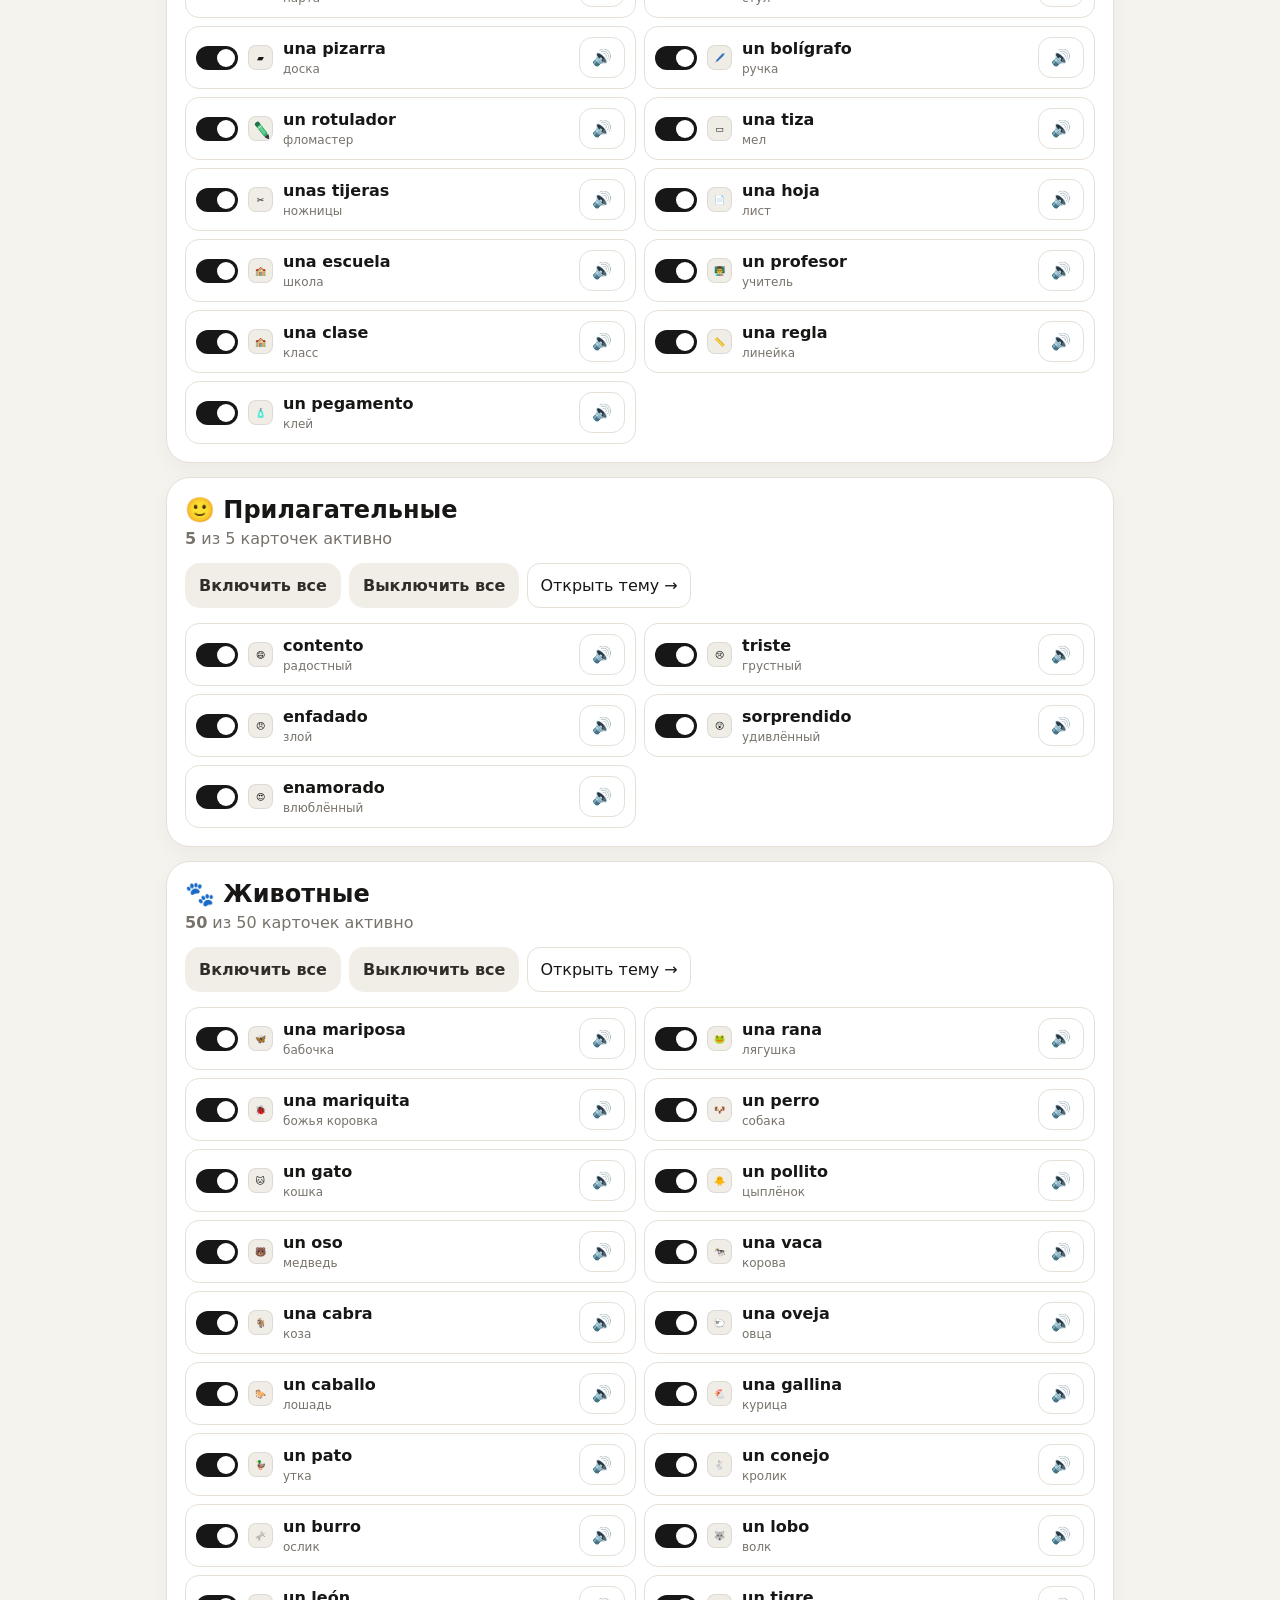
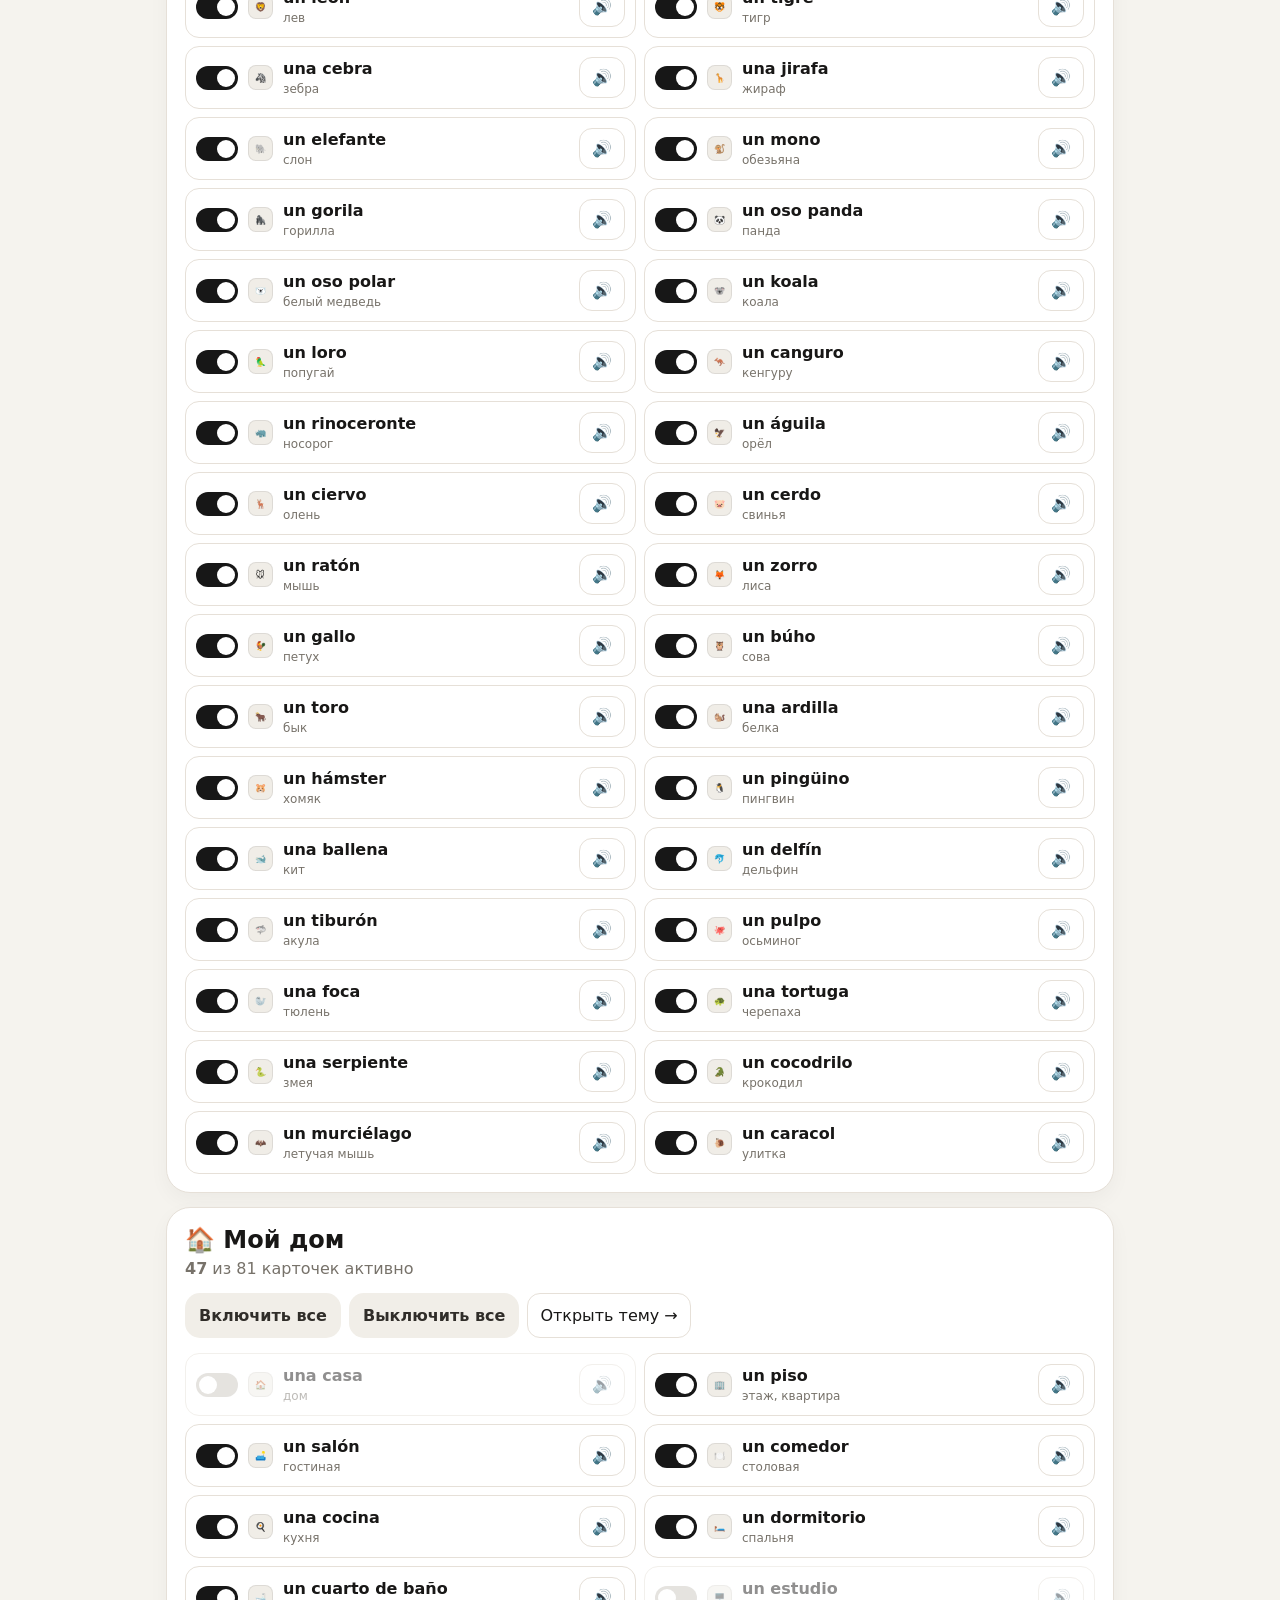
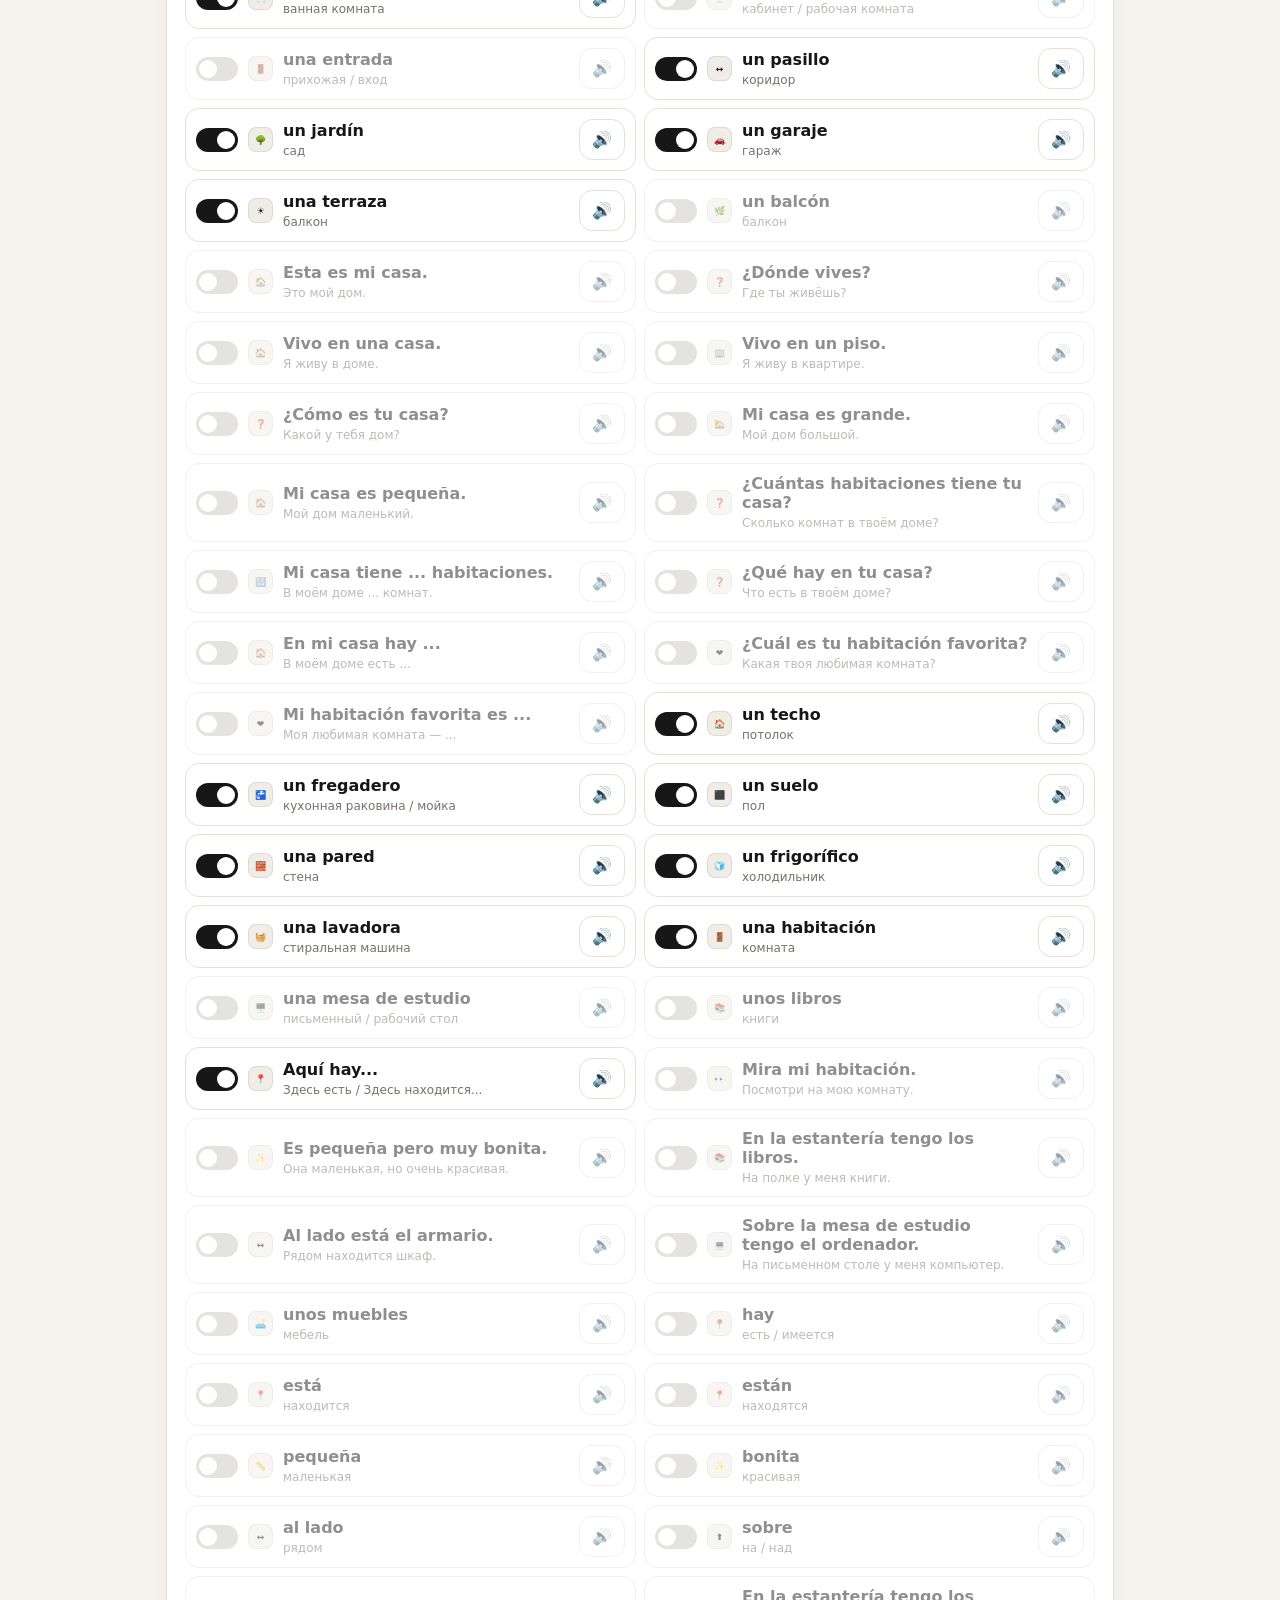
<file: settings.html>
<!doctype html><html lang="ru"><head><meta charset="utf-8"><meta name="viewport" content="width=device-width,initial-scale=1,viewport-fit=cover"><title>Настройки — Español</title><link rel="stylesheet" href="styles-v39.css"><link rel="manifest" href="manifest.webmanifest"><meta name="theme-color" content="#f5f3ee"><meta name="mobile-web-app-capable" content="yes"><meta name="apple-mobile-web-app-capable" content="yes"><meta name="apple-mobile-web-app-title" content="Espanol"><link rel="apple-touch-icon" href="icon-192.png"><link rel="icon" href="icon-192.png"><script>if("serviceWorker" in navigator&&(location.protocol==="https:"||location.hostname==="localhost"))addEventListener("load",function(){navigator.serviceWorker.register("sw.js").catch(function(){})});</script></head><body>
<div class="shell"><header class="appbar"><div class="appbar-left"><a class="ghostbtn back" href="index.html">←</a><div class="appbar-title"><h1>Настройки</h1><small>словарь, грамматика и произношение</small></div></div></header>
<h1 class="page-title">Справочник</h1><p class="page-sub">Включай только тот материал, который хочешь видеть в упражнениях. Настройка отдельная для каждой темы.</p>
<section class="settings-card"><h2>🔊 Произношение</h2><p>Настройка используется во всех темах.</p><label class="subtle">Испанский голос</label><select id="voiceSelect" style="width:100%;padding:11px;border:1px solid var(--line);border-radius:12px;background:#fff;margin:6px 0 10px"></select><label class="subtle">Скорость: <b id="rateLabel"></b></label><input id="rate" type="range" min=".65" max="1.15" step=".05" style="width:100%"><label class="check" style="margin-top:12px"><input id="auto" type="checkbox"> автоматически произносить карточки</label></section>
<div id="topicSettings"></div>
<section class="settings-card"><h2>Статистика</h2><p>Можно сбросить результаты, не меняя активный материал.</p><button class="btn warn" id="resetStats">Сбросить всю статистику</button></section>
</div><div id="toast" class="toast"></div>
<script src="data-v39.js"></script><script src="common-v39.js"></script><script>
const box=document.querySelector('#topicSettings');
function rowVisual(t,w){if(t.id==='colors')return `<span class="dot" style="background:${w.hex}"></span>`;if(t.kind==='verb')return `<span class="grammar-chip">${w.pronoun}</span>`;return `<span class="dot text-dot">${w.symbol||t.icon}</span>`}
function rowTitle(t,w){return t.kind==='verb'?`${w.pronoun} — ${w.form}`:w.es}
function rowSub(t,w){return t.kind==='verb'?`${w.ru} · ${w.exampleEs}`:(w.hint?`${w.hint} · ${w.ru}`:w.ru)}
function render(){box.innerHTML=Object.values(TOPICS).map(t=>{const activeSet=STATE.settings.active[t.id];return `<section class="settings-card" id="${t.id}"><h2>${t.icon} ${t.title}</h2><p><b>${activeSet.length}</b> из ${t.words.length} карточек активно</p><div class="settings-actions"><button class="btn soft all" data-topic="${t.id}">Включить все</button><button class="btn soft none" data-topic="${t.id}">Выключить все</button><a class="ghostbtn" href="trainer.html?topic=${t.id}">Открыть тему →</a></div><div class="dict-list">${t.words.map(w=>{const on=activeSet.includes(w.es);return `<div class="word-row ${on?'':'off'}"><label class="switch"><input class="toggle" type="checkbox" data-topic="${t.id}" data-word="${w.es}" ${on?'checked':''}><span class="slider"></span></label>${rowVisual(t,w)}<span class="word-main"><b>${rowTitle(t,w)}</b><span>${rowSub(t,w)}</span></span><button class="iconbtn say" data-topic="${t.id}" data-word="${w.es}">🔊</button></div>`}).join('')}</div></section>`}).join('');
  document.querySelectorAll('.toggle').forEach(x=>x.onchange=()=>{const arr=STATE.settings.active[x.dataset.topic],w=x.dataset.word;if(x.checked&&!arr.includes(w))arr.push(w);if(!x.checked)STATE.settings.active[x.dataset.topic]=arr.filter(v=>v!==w);saveState();render();scrollBack(x.dataset.topic)});
  document.querySelectorAll('.all').forEach(b=>b.onclick=()=>{const t=TOPICS[b.dataset.topic];STATE.settings.active[t.id]=t.words.map(w=>w.es);saveState();render();scrollBack(t.id)});
  document.querySelectorAll('.none').forEach(b=>b.onclick=()=>{STATE.settings.active[b.dataset.topic]=[];saveState();render();scrollBack(b.dataset.topic)});
  document.querySelectorAll('.say').forEach(b=>b.onclick=()=>{const t=TOPICS[b.dataset.topic],w=t.words.find(x=>x.es===b.dataset.word);speak(t.kind==='verb'?`${w.pronoun} ${w.form}`:w.es)})
}
function scrollBack(id){requestAnimationFrame(()=>document.querySelector('#'+id)?.scrollIntoView({block:'nearest'}))}
const vs=loadVoices(),sel=document.querySelector('#voiceSelect');if(vs.length){sel.innerHTML=vs.map((v,n)=>`<option value="${n}">${v.name} — ${v.lang}</option>`).join('');let ix=vs.indexOf(voice);if(ix<0)ix=0;sel.value=ix;sel.onchange=()=>{voice=vs[+sel.value];STATE.settings.voiceURI=voice?.voiceURI||'';saveState();speak('Hola')}}else{sel.innerHTML='<option>Системный голос es-ES</option>';sel.disabled=true}
const rate=document.querySelector('#rate');rate.value=STATE.settings.rate;document.querySelector('#rateLabel').textContent=Number(STATE.settings.rate).toFixed(2)+'×';rate.oninput=e=>{STATE.settings.rate=+e.target.value;document.querySelector('#rateLabel').textContent=Number(STATE.settings.rate).toFixed(2)+'×';saveState()};document.querySelector('#auto').checked=STATE.settings.autoSpeak;document.querySelector('#auto').onchange=e=>{STATE.settings.autoSpeak=e.target.checked;saveState()};
document.querySelector('#resetStats').onclick=()=>{if(confirm('Сбросить статистику по всем темам?')){Object.values(TOPICS).forEach(t=>STATE.stats[t.id]={learned:[],correct:0,total:0,streak:0,bestStreak:0,studyIndex:0});saveState();toast('Статистика сброшена')}};
render();const focus=new URLSearchParams(location.search).get('topic');if(focus)setTimeout(()=>document.querySelector('#'+focus)?.scrollIntoView({behavior:'smooth'}),80);
</script></body></html>
</file>
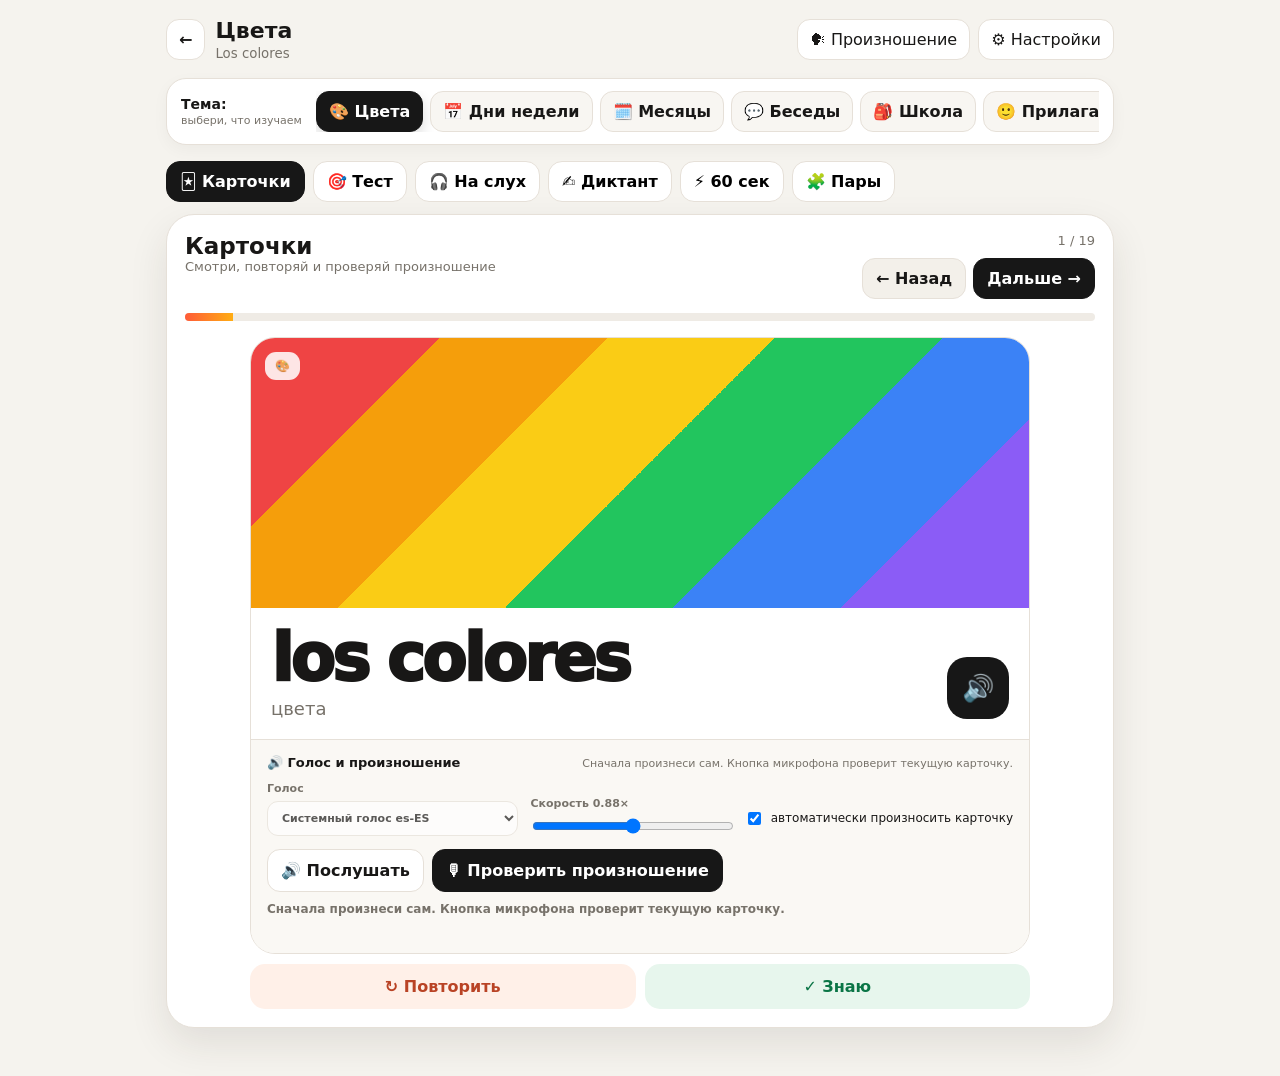
<file: trainer.html>
<!doctype html><html lang="ru"><head><meta charset="utf-8"><meta name="viewport" content="width=device-width,initial-scale=1,viewport-fit=cover"><title>Тренажёр — Español</title><link rel="stylesheet" href="styles-v39.css"><link rel="manifest" href="manifest.webmanifest"><meta name="theme-color" content="#f5f3ee"><meta name="mobile-web-app-capable" content="yes"><meta name="apple-mobile-web-app-capable" content="yes"><meta name="apple-mobile-web-app-title" content="Espanol"><link rel="apple-touch-icon" href="icon-192.png"><link rel="icon" href="icon-192.png"><script>if("serviceWorker" in navigator&&(location.protocol==="https:"||location.hostname==="localhost"))addEventListener("load",function(){navigator.serviceWorker.register("sw.js").catch(function(){})});</script></head><body>
<div class="shell">
<header class="appbar"><div class="appbar-left"><a class="ghostbtn back" href="index.html">←</a><div class="appbar-title"><h1 id="topicTitle">Тема</h1><small id="topicEs"></small></div></div><div class="appbar-actions"><a class="iconbtn" href="pronunciation.html">🗣 Произношение</a><a class="iconbtn" id="settingsLink" href="settings.html">⚙ Настройки</a></div></header>
<section class="topic-switcher" aria-label="Выбор темы">
  <div class="topic-switcher-label"><b>Тема:</b><span>выбери, что изучаем</span></div>
  <div class="topic-switch-buttons">
    <a class="topic-switch" data-topic-link="colors" href="trainer.html?topic=colors">🎨 <span>Цвета</span></a>
    <a class="topic-switch" data-topic-link="weekdays" href="trainer.html?topic=weekdays">📅 <span>Дни недели</span></a>
    <a class="topic-switch" data-topic-link="months" href="trainer.html?topic=months">🗓️ <span>Месяцы</span></a>
    <a class="topic-switch" data-topic-link="conversations" href="trainer.html?topic=conversations">💬 <span>Беседы</span></a>
    <a class="topic-switch" data-topic-link="school" href="trainer.html?topic=school">🎒 <span>Школа</span></a>
    <a class="topic-switch" data-topic-link="adjectives" href="trainer.html?topic=adjectives">🙂 <span>Прилагательные</span></a>
    <a class="topic-switch" data-topic-link="numerals" href="trainer.html?topic=numerals">🔢 <span>Числительные</span></a>
    <a class="topic-switch" data-topic-link="animals" href="trainer.html?topic=animals">🐾 <span>Животные</span></a>
    <a class="topic-switch" data-topic-link="my_home" href="trainer.html?topic=my_home">🏠 <span>Мой дом</span></a>
    <a class="topic-switch" data-topic-link="furniture" href="trainer.html?topic=furniture">🛋️ <span>Мебель</span></a>
    <a class="topic-switch" data-topic-link="where_is" href="trainer.html?topic=where_is">📌 <span>Где находится?</span></a>
    <a class="topic-switch" data-topic-link="prepositions" href="trainer.html?topic=prepositions">📍 <span>Предлоги</span></a>
    <a class="topic-switch" id="verbsFolderLink" href="verbs.html">🧩 <span>Глаголы</span></a>
  </div>
</section>
<nav class="modebar"><button class="mode-tab verb-only-mode" data-mode="verbOverview">📚 Изучение</button><button class="mode-tab numeral-only-mode hidden" data-mode="numeralOverview">📚 Изучение</button><button class="mode-tab home-only-mode hidden" data-mode="homeOverview">📚 Изучение</button><button class="mode-tab where-only-mode hidden" data-mode="whereOverview">📚 Изучение</button><button class="mode-tab active" data-mode="study">🃏 Карточки</button><button class="mode-tab" data-mode="quiz">🎯 Тест</button><button class="mode-tab" data-mode="listen">🎧 На слух</button><button class="mode-tab" data-mode="dictation">✍️ Диктант</button><button class="mode-tab" data-mode="speed">⚡ 60 сек</button><button class="mode-tab" data-mode="match">🧩 Пары</button></nav>
<main class="workspace"><div class="workspace-head"><div><h2 id="modeTitle"></h2><div class="subtle" id="modeSub"></div></div><div class="workspace-head-right"><div class="subtle" id="counter"></div><div class="workspace-actions" id="headActions"></div></div></div><div class="progress"><div id="progressBar"></div></div><div id="content"></div></main>
</div><div id="toast" class="toast"></div>
<script src="data-v39.js"></script><script src="common-v39.js"></script><script>
const topic=TOPICS[getTopicId()]||TOPICS.colors;
const content=document.querySelector('#content');
let mode='study',current=null,round=0,speedTimer=null,speedTime=60,speedScore=0,matchFirst=null,matchLock=false,footerPronTarget='';
const isVerb=topic.kind==='verb';
const isNumerals=topic.id==='numerals';
const isMyHome=topic.id==='my_home';
const isWhere=topic.id==='where_is';
const verbName=isVerb?(topic.verb||topic.id.toUpperCase()):'';
if(isVerb&&topic.conjugation)document.body.classList.add(`verb-conj-${topic.conjugation}`);
document.querySelectorAll('.verb-only-mode').forEach(b=>b.classList.toggle('hidden',!isVerb));
document.querySelectorAll('.numeral-only-mode').forEach(b=>b.classList.toggle('hidden',!isNumerals));
document.querySelectorAll('.home-only-mode').forEach(b=>b.classList.toggle('hidden',!isMyHome));
document.querySelectorAll('.where-only-mode').forEach(b=>b.classList.toggle('hidden',!isWhere));

/* Равномерная выдача заданий.
   В каждом режиме все активные слова проходят полный перемешанный цикл
   прежде, чем какое-либо слово сможет повториться. */
const TEST_DECKS=Object.create(null);
function deckSignature(words){return words.map(w=>w.es).slice().sort().join('\u241f')}
function refillDeck(name,words){
  const last=TEST_DECKS[name]?.last||'';
  const queue=shuffle(words);
  if(queue.length>1&&last&&queue[0].es===last){
    const swapIndex=queue.findIndex((w,i)=>i>0&&w.es!==last);
    if(swapIndex>0)[queue[0],queue[swapIndex]]=[queue[swapIndex],queue[0]];
  }
  TEST_DECKS[name]={signature:deckSignature(words),queue,last};
  return TEST_DECKS[name];
}
function ensureDeck(name,words){
  const signature=deckSignature(words);
  let d=TEST_DECKS[name];
  if(!d||d.signature!==signature)d=refillDeck(name,words);
  return d;
}
function resetDeck(name,words){
  delete TEST_DECKS[name];
  if(words&&words.length)refillDeck(name,words);
}
function nextFairWord(name,words){
  if(!words.length)return null;
  let d=ensureDeck(name,words);
  if(!d.queue.length)d=refillDeck(name,words);
  const w=d.queue.shift();
  d.last=w.es;
  return w;
}
function takeFairBatch(name,words,count){
  if(!words.length||count<=0)return [];
  const target=Math.min(count,words.length),result=[];
  while(result.length<target){
    let d=ensureDeck(name,words);
    if(!d.queue.length)d=refillDeck(name,words);
    let attempts=d.queue.length,selected=null;
    while(attempts-->0){
      const candidate=d.queue.shift();
      if(!result.some(w=>w.es===candidate.es)){selected=candidate;break}
      d.queue.push(candidate);
    }
    if(!selected){
      d=refillDeck(name,words);
      continue;
    }
    result.push(selected);
    d.last=selected.es;
  }
  return result;
}
document.title=topic.title+' — Español';
document.querySelector('#topicTitle').textContent=topic.title;
document.querySelector('#topicEs').textContent=topic.esTitle;
document.querySelector('#settingsLink').href='settings.html?topic='+topic.id;
document.querySelectorAll('[data-topic-link]').forEach(a=>a.classList.toggle('active',a.dataset.topicLink===topic.id));
const inVerbs=topic.kind==='verb'||topic.id==='verb_practice';
if(inVerbs){document.querySelector('.appbar .back').href='verbs.html';document.querySelector('#verbsFolderLink')?.classList.add('active')}

function meta(t,s,c='',p=0){
  stopPronunciationCheck();footerPronTarget='';
  document.querySelector('#modeTitle').textContent=t;document.querySelector('#modeSub').textContent=s;document.querySelector('#counter').textContent=c;
  document.querySelector('#progressBar').style.width=Math.max(0,Math.min(100,p))+'%';document.querySelector('#headActions').innerHTML='';
}
function headActions(html){document.querySelector('#headActions').innerHTML=html||''}
function active(){
  const a=activeWords(topic);if(a.length)return a;
  meta('Нет активных карточек','Включи материал в настройках','0 активно',0);
  content.innerHTML=`<div class="empty"><div style="font-size:72px">${topic.icon}</div><h2>Тема выключена</h2><p class="subtle">Открой настройки и включи хотя бы одну карточку.</p><a class="ghostbtn" href="settings.html?topic=${topic.id}">⚙ Открыть настройки</a></div>`;return null;
}
function speechText(w){return isVerb?`${w.pronoun} ${w.form}`:w.es}
function looseAnswer(s){return (s||'').toLocaleLowerCase('es').normalize('NFD').replace(/[\u0300-\u036f]/g,'').replace(/[^a-zñü0-9\s]/g,' ').replace(/\s+/g,' ').trim()}
const CONJ_ENDINGS={
  1:['o','as','a','amos','áis','an'],
  2:['o','es','e','emos','éis','en'],
  3:['o','es','e','imos','ís','en']
};
function verbFormMarkup(w){
  if(!isVerb)return w.form;
  const endings=CONJ_ENDINGS[topic.conjugation];
  if(!endings)return w.form;
  const i=topic.words.indexOf(w),ending=endings[i]||'';
  if(!ending||!w.form.endsWith(ending))return w.form;
  const stem=w.form.slice(0,-ending.length);
  return `${stem}<span class="verb-ending">${ending}</span>`;
}
function mainEs(w){if(isVerb)return `${w.pronoun} <span class="ser-form">${verbFormMarkup(w)}</span>`;return `${w.es}${w.hint?`<span class="pron-hint">${w.hint}</span>`:''}`}
function exampleBlock(w,cls=''){
  if(!w.exampleEs&&!w.example2Es)return '';
  const rows=[];
  if(w.exampleEs)rows.push(`<div class="example"><div class="example-copy"><b>${w.exampleEs}</b><span>${w.exampleRu||''}</span></div><button class="example-speak" type="button" data-example="1" aria-label="Произнести пример">🔊</button></div>`);
  if(w.example2Es)rows.push(`<div class="example"><div class="example-copy"><b>${w.example2Es}</b><span>${w.example2Ru||''}</span></div><button class="example-speak" type="button" data-example="2" aria-label="Произнести второй пример">🔊</button></div>`);
  return `<div class="examples ${cls}"><div class="examples-title">${isVerb?'Примеры':'Пример'} · нажми 🔊, чтобы послушать</div>${rows.join('')}</div>`;
}
function bindExampleButtons(w,root=document){root.querySelectorAll('.example-speak').forEach(btn=>btn.onclick=()=>speak(btn.dataset.example==='2'?w.example2Es:w.exampleEs))}
function prepCat(x,y,scale=1){
  return `<g transform="translate(${x} ${y}) scale(${scale})"><circle cx="0" cy="0" r="15" fill="#f5b55d" stroke="#563f2d" stroke-width="2"/><path d="M-12 -10 L-15 -23 L-5 -16 M12 -10 L15 -23 L5 -16" fill="#f5b55d" stroke="#563f2d" stroke-width="2" stroke-linejoin="round"/><circle cx="-5" cy="-2" r="1.8" fill="#34291f"/><circle cx="5" cy="-2" r="1.8" fill="#34291f"/><path d="M0 2 l-2 2 h4z M-7 7 Q0 12 7 7" fill="none" stroke="#34291f" stroke-width="1.8" stroke-linecap="round"/><path d="M-15 3 H-25 M15 3 H25 M-14 8 H-23 M14 8 H23" stroke="#563f2d" stroke-width="1.3"/></g>`;
}
function prepBox(x,y,w=52,h=40){return `<g><rect x="${x}" y="${y}" width="${w}" height="${h}" rx="4" fill="#d8b98a" stroke="#73583b" stroke-width="2"/><path d="M${x} ${y+10} L${x+w/2} ${y+20} L${x+w} ${y+10}" fill="none" stroke="#9a7950" stroke-width="2"/></g>`}
function prepTable(x,y,w=74){return `<g><rect x="${x}" y="${y}" width="${w}" height="10" rx="4" fill="#9f7652" stroke="#60452f" stroke-width="2"/><path d="M${x+9} ${y+10}v37 M${x+w-9} ${y+10}v37" stroke="#60452f" stroke-width="5" stroke-linecap="round"/></g>`}
function prepDiagram(pos){
  let s='';
  if(pos==='inside')s=prepBox(64,55,58,43)+prepCat(93,65,.78);
  else if(pos==='outside')s=prepBox(105,58,52,40)+prepCat(45,76,.9);
  else if(pos==='near')s=prepBox(105,58,52,40)+prepCat(73,76,.9);
  else if(pos==='front')s=prepBox(67,47,58,42)+prepCat(96,76,1);
  else if(pos==='behind')s=prepCat(92,55,.9)+prepBox(65,58,60,43);
  else if(pos==='far')s=prepBox(20,58,48,38)+`<path d="M75 77 H126" stroke="#7790a0" stroke-width="3" stroke-dasharray="6 5"/>`+prepCat(150,76,.9);
  else if(pos==='above')s=prepTable(52,68,82)+prepCat(93,40,.9);
  else if(pos==='below')s=prepTable(52,40,82)+prepCat(93,96,.9);
  else if(pos==='between')s=prepTable(12,52,62)+prepCat(93,75,.85)+prepBox(126,57,44,38);
  else if(pos==='left')s=prepCat(42,76,.9)+prepBox(105,58,52,40);
  else if(pos==='right')s=prepBox(22,58,52,40)+prepCat(138,76,.9);
  else s=prepCat(74,76,.9)+prepBox(104,58,52,40);
  return `<svg class="prep-svg" viewBox="0 0 180 125" role="img" aria-label="Схема положения">${s}</svg>`;
}
function visual(w,large=false){
  if(topic.id==='prepositions')return `<div class="${large?'prompt-visual':'visual'} prep-visual">${prepDiagram(w.position)}</div>`;
  if(topic.id==='colors')return `<div class="${large?'prompt-visual':'visual'}" style="background:${w.hex};color:${w.fg};${w.es==='blanco'?'box-shadow:inset 0 0 0 1px #ddd':''}">${large?'':`<span class="badge">${topic.icon}</span>`}</div>`;
  if(isVerb){if(large)return `<div class="prompt-visual grammar-prompt"><div class="grammar-pronoun">${w.pronoun}</div><div class="grammar-ru">${w.ru}</div></div>`;return `<div class="visual grammar-visual"><span class="badge">${verbName} · presente</span><div class="grammar-pair"><span>${w.pronoun}</span><i>→</i><strong>${verbFormMarkup(w)}</strong></div></div>`}
  return `<div class="${large?'prompt-visual':'visual'}">${large?`<strong>${w.symbol}</strong>`:`<span class="badge">${topic.icon}</span><div class="visual-big visual-word">${w.symbol}</div>`}</div>`;
}
function makeOptions(correct){const a=active()||[];let others=shuffle(a.filter(x=>x.es!==correct.es)).slice(0,3);if(others.length<3)others=others.concat(shuffle(topic.words.filter(x=>x.es!==correct.es&&!others.some(y=>y.es===x.es))).slice(0,3-others.length));return shuffle([correct,...others])}
function optionLabel(w){return isVerb?verbFormMarkup(w):w.es}
function feedbackText(w){return isVerb?`${w.pronoun} ${w.form}`:`${w.es} — ${w.ru}`}
function flashWrong(el){wrongSignal();if(el){el.classList.add('wrong');setTimeout(()=>el.classList.remove('wrong'),430)}}

function voiceFooterHTML(showAuto=false,placeholder='Произнеси текущий испанский вариант и проверь себя.'){
  return `<footer class="voice-footer">
    <div class="voice-footer-title"><b>🔊 Голос и произношение</b><span>${placeholder}</span></div>
    <div class="voice-settings-row">
      <label class="voice-field"><span>Голос</span><select id="voiceSelect"></select></label>
      <label class="voice-field rate-field"><span>Скорость <b id="rateLabel">${Number(STATE.settings.rate).toFixed(2)}×</b></span><input id="rate" type="range" min=".65" max="1.15" step=".05" value="${STATE.settings.rate}"></label>
      ${showAuto?`<label class="voice-auto"><input id="auto" type="checkbox" ${STATE.settings.autoSpeak?'checked':''}> автоматически произносить карточку</label>`:''}
    </div>
    <div class="pron-check-row"><button class="pron-check-listen" id="footerListen">🔊 Послушать</button><button class="pron-check-mic" id="pronCheckMic">🎙 Проверить произношение</button></div>
    <div class="pron-check-status" id="pronCheckStatus">${placeholder}</div><div class="pron-check-recognized" id="pronCheckRecognized"></div>
  </footer>`;
}
function setVoiceFooterTarget(target,message){
  stopPronunciationCheck();footerPronTarget=target||'';const mic=document.querySelector('#pronCheckMic'),listen=document.querySelector('#footerListen'),st=document.querySelector('#pronCheckStatus');
  if(mic)mic.disabled=!footerPronTarget;if(listen)listen.disabled=!footerPronTarget;if(st&&message)st.textContent=message;
}
function bindVoiceFooter(target,opts={}){
  footerPronTarget=target||'';
  const vs=loadVoices(),sel=document.querySelector('#voiceSelect');
  if(sel){if(vs.length){sel.innerHTML=vs.map((v,n)=>`<option value="${n}">${v.name} — ${v.lang}</option>`).join('');let ix=voice?vs.findIndex(v=>v.voiceURI===voice.voiceURI):-1;if(ix<0)ix=0;sel.value=ix;sel.onchange=()=>{voice=vs[+sel.value];STATE.settings.voiceURI=voice?.voiceURI||'';saveState();if(footerPronTarget)speak(footerPronTarget)}}else{sel.innerHTML='<option>Системный голос es-ES</option>';sel.disabled=true}}
  const rate=document.querySelector('#rate');if(rate)rate.oninput=e=>{STATE.settings.rate=+e.target.value;const l=document.querySelector('#rateLabel');if(l)l.textContent=(+e.target.value).toFixed(2)+'×';saveState()};
  const auto=document.querySelector('#auto');if(auto)auto.onchange=e=>{STATE.settings.autoSpeak=e.target.checked;saveState()};
  const listen=document.querySelector('#footerListen'),mic=document.querySelector('#pronCheckMic');
  if(listen){listen.disabled=!footerPronTarget;listen.onclick=()=>{if(footerPronTarget)speak(footerPronTarget)}}
  if(mic){mic.disabled=!footerPronTarget;if(!SPANISH_RECOGNITION){mic.disabled=true;const s=document.querySelector('#pronCheckStatus');if(s)s.textContent='В этом браузере нет распознавания испанской речи. Озвучка доступна.'}mic.onclick=()=>startPronunciationCheck(footerPronTarget,{button:mic,status:document.querySelector('#pronCheckStatus'),recognized:document.querySelector('#pronCheckRecognized')})}
  if(opts.message)setVoiceFooterTarget(footerPronTarget,opts.message);
}

function finishCorrectExercise(nextFn,buttonId='nextExercise'){
  stopPronunciationCheck();headActions(`<button class="head-nav primary" id="${buttonId}">Следующее задание →</button>`);document.querySelector('#'+buttonId).onclick=nextFn;speak(speechText(current));
}

function speakFormSequence(forms,index=0){
  if(index>=forms.length)return;
  speak(forms[index],()=>setTimeout(()=>speakFormSequence(forms,index+1),130));
}
function renderVerbOverview(){
  if(!isVerb){renderStudy();return}
  const forms=topic.words.slice(0,6);
  meta('Изучение',`Все 6 форм глагола ${verbName}`,'6 форм',100);
  content.innerHTML=`<section class="verb-overview"><div class="verb-overview-top"><div><span class="verb-overview-badge">${verbName} · presente</span><h3>Все формы сразу</h3><p>Смотри на спряжение целиком. Кнопка озвучивает только формы — без местоимений.${topic.conjugation?` <span class="ending-help">Цветом выделены изменяющиеся окончания.</span>`:''}</p></div><button class="verb-speak-all" id="speakAllVerbForms">🔊 <span>Озвучить 6 форм</span></button></div><div class="verb-form-grid">${forms.map((w,i)=>`<article class="verb-form-card"><span class="verb-form-num">${i+1}</span><span class="verb-form-pronoun">${w.pronoun}</span><strong>${verbFormMarkup(w)}</strong><small>${w.ru}</small></article>`).join('')}</div><div class="verb-audio-order"><b>Порядок озвучки:</b> ${forms.map(w=>w.form).join(' · ')}</div></section>`;
  document.querySelector('#speakAllVerbForms').onclick=()=>speakFormSequence(forms.map(w=>w.form));
}


function renderHomeOverview(){
  if(!isMyHome){renderStudy();return}
  const items=activeWords(topic);
  if(!items.length){
    meta('Изучение','Нет активных слов','0 активных',0);
    content.innerHTML='<div class="empty"><h2>Нет активных слов</h2><p class="subtle">Включи слова в настройках темы «Мой дом».</p></div>';
    return;
  }
  meta('Изучение','Все активные слова и фразы урока «Мой дом»',`${items.length} активных`,100);
  content.innerHTML=`<section class="home-overview">
    <div class="verb-overview-top home-overview-top">
      <div><span class="verb-overview-badge">Mi casa</span><h3>Все активные карточки сразу</h3><p>Смотри весь материал урока на одной странице. Кнопка произносит активные слова и фразы подряд.</p></div>
      <button class="verb-speak-all" id="speakAllHome">🔊 <span>Озвучить всё</span></button>
    </div>
    <div class="home-overview-grid">${items.map((w,i)=>`<button type="button" class="home-overview-card ${w.phrase?'is-phrase':''}" data-home-index="${i}"><span class="home-overview-num">${i+1}</span><strong>${w.es}</strong><small>${w.ru}</small><i>🔊</i></button>`).join('')}</div>
  </section>`;
  document.querySelector('#speakAllHome').onclick=()=>speakFormSequence(items.map(w=>w.es));
  document.querySelectorAll('.home-overview-card').forEach(card=>{
    card.onclick=()=>speak(items[Number(card.dataset.homeIndex)].es);
  });
}


let whereSequenceRun=0;
function clearWhereSpeaking(){
  document.querySelectorAll('.where-overview-card.is-speaking').forEach(el=>el.classList.remove('is-speaking'));
}
function russianVoices(){
  return speechSynthesis.getVoices().filter(v=>(v.lang||'').toLowerCase().startsWith('ru'));
}
function russianVoiceScore(v){
  const n=(v.name||'').toLowerCase(),uri=(v.voiceURI||'').toLowerCase();
  let score=0;
  if((v.lang||'').toLowerCase()==='ru-ru')score+=25;
  if(/natural|online|neural/.test(n+' '+uri))score+=100;
  if(/google/.test(n+' '+uri))score+=80;
  if(/microsoft/.test(n+' '+uri))score+=60;
  if(/svetlana|dmitry|irina|milena|yuri|pavel/.test(n+' '+uri))score+=35;
  if(v.localService)score+=8;
  return score;
}
function preferredRussianVoice(){
  const voices=russianVoices();
  const saved=STATE.settings.ruVoiceURI;
  if(saved){
    const found=voices.find(v=>v.voiceURI===saved);
    if(found)return found;
  }
  return voices.slice().sort((a,b)=>russianVoiceScore(b)-russianVoiceScore(a))[0]||null;
}
function speakRussian(text,cb){
  if(!('speechSynthesis' in window)){toast('Озвучка не поддерживается');return}
  speechSynthesis.cancel();
  const u=new SpeechSynthesisUtterance(text);
  u.lang='ru-RU';
  u.rate=Math.min(1,Math.max(.78,Number(STATE.settings.rate||.88)));
  u.pitch=1;
  const ruVoice=preferredRussianVoice();
  if(ruVoice)u.voice=ruVoice;
  if(cb)u.onend=cb;
  speechSynthesis.speak(u);
}
function russianVoiceOptions(){
  const voices=russianVoices().slice().sort((a,b)=>russianVoiceScore(b)-russianVoiceScore(a));
  if(!voices.length)return '<option value="">Системный русский голос</option>';
  const selected=preferredRussianVoice();
  return voices.map(v=>`<option value="${v.voiceURI}" ${selected&&v.voiceURI===selected.voiceURI?'selected':''}>${v.name} — ${v.lang}</option>`).join('');
}
function bindRussianVoiceSelector(){
  const sel=document.querySelector('#russianVoiceSelect');
  if(!sel)return;
  const refresh=()=>{
    const current=STATE.settings.ruVoiceURI;
    sel.innerHTML=russianVoiceOptions();
    if(current&&[...sel.options].some(o=>o.value===current))sel.value=current;
  };
  refresh();
  if('speechSynthesis' in window)speechSynthesis.addEventListener?.('voiceschanged',refresh,{once:true});
  sel.onchange=()=>{
    STATE.settings.ruVoiceURI=sel.value||'';
    saveState();
    speakRussian('Русская озвучка настроена.');
  };
}
function speakWherePair(w,cb){
  speakRussian(w.ru,()=>setTimeout(()=>speak(w.es,cb),180));
}
function speakWhereSequence(items,index=0,runId=0){
  if(runId!==whereSequenceRun)return;
  clearWhereSpeaking();
  const btn=document.querySelector('#speakAllWhere');
  if(index>=items.length){
    if(btn){btn.classList.remove('speaking');btn.querySelector('span').textContent='Озвучить всё'}
    return;
  }
  const card=document.querySelector(`.where-overview-card[data-where-index="${index}"]`);
  if(card){
    card.classList.add('is-speaking');
    card.scrollIntoView({behavior:'smooth',block:'nearest'});
  }
  if(btn){btn.classList.add('speaking');btn.querySelector('span').textContent=`${index+1} / ${items.length}`}
  speakWherePair(items[index],()=>setTimeout(()=>speakWhereSequence(items,index+1,runId),180));
}
function startWhereSequence(items,startIndex=0){
  whereSequenceRun++;
  const runId=whereSequenceRun;
  if('speechSynthesis' in window)speechSynthesis.cancel();
  clearWhereSpeaking();
  speakWhereSequence(items,startIndex,runId);
}
function stopWhereSequence(){
  whereSequenceRun++;
  if('speechSynthesis' in window)speechSynthesis.cancel();
  clearWhereSpeaking();
  const btn=document.querySelector('#speakAllWhere');
  if(btn){btn.classList.remove('speaking');btn.querySelector('span').textContent='Озвучить всё'}
}
function renderWhereOverview(){
  if(!isWhere){renderStudy();return}
  stopWhereSequence();
  const items=activeWords(topic);
  if(!items.length){
    meta('Изучение','Нет активных слов','0 активных',0);
    content.innerHTML='<div class="empty"><h2>Нет активных слов</h2><p class="subtle">Включи слова в настройках темы «Где находится?».</p></div>';
    return;
  }
  meta('Изучение','Сначала русский, затем испанский',`${items.length} активных`,100);
  content.innerHTML=`<section class="home-overview where-overview">
    <div class="verb-overview-top home-overview-top">
      <div><span class="verb-overview-badge">¿Dónde está?</span><h3>Все выражения сразу</h3><p>Каждая карточка звучит в одном порядке: сначала русский перевод, затем испанский вариант. Кнопка проходит весь активный список подряд.</p><label class="where-russian-voice"><span>Русский голос</span><select id="russianVoiceSelect"></select></label></div>
      <button class="verb-speak-all" id="speakAllWhere">🔊 <span>Озвучить всё</span></button>
    </div>
    <div class="home-overview-grid where-overview-grid">${items.map((w,i)=>`<button type="button" class="home-overview-card where-overview-card" data-where-index="${i}"><span class="home-overview-num">${i+1}</span><strong>${w.es}${w.hint?` <span class="where-alt">/ ${w.hint}</span>`:''}</strong><small>${w.ru}</small><i>🔊</i></button>`).join('')}</div>
  </section>`;
  bindRussianVoiceSelector();
  const btn=document.querySelector('#speakAllWhere');
  btn.onclick=()=>btn.classList.contains('speaking')?stopWhereSequence():startWhereSequence(items,0);
  document.querySelectorAll('[data-where-index]').forEach(card=>{
    card.onclick=()=>{
      stopWhereSequence();
      const index=Number(card.dataset.whereIndex);
      card.classList.add('is-speaking');
      speakWherePair(items[index],()=>card.classList.remove('is-speaking'));
    };
  });
}


let numberSequenceRun=0;
let numberSequencePlaying=false;
let numberSequenceIndex=-1;
function clearNumberSpeaking(){
  document.querySelectorAll('.number-cell.is-speaking').forEach(el=>el.classList.remove('is-speaking'));
}
function resetNumberSequenceButton(){
  const btn=document.querySelector('#speakAllNumbers');
  if(btn){
    btn.disabled=false;
    btn.classList.remove('speaking');
    btn.querySelector('span').textContent='Озвучить 0–60';
  }
}
function stopNumberSequence(){
  numberSequenceRun++;
  numberSequencePlaying=false;
  numberSequenceIndex=-1;
  if('speechSynthesis' in window)speechSynthesis.cancel();
  clearNumberSpeaking();
  resetNumberSequenceButton();
}
function speakNumberSequence(nums,index=0,runId=0){
  if(runId!==numberSequenceRun||!numberSequencePlaying)return;
  clearNumberSpeaking();
  const btn=document.querySelector('#speakAllNumbers');
  if(index>=nums.length){
    numberSequencePlaying=false;
    numberSequenceIndex=-1;
    resetNumberSequenceButton();
    return;
  }
  numberSequenceIndex=index;
  const cell=document.querySelector(`.number-cell[data-number-index="${index}"]`);
  if(cell){
    cell.classList.add('is-speaking');
    cell.scrollIntoView({behavior:'smooth',block:'nearest'});
  }
  if(btn){
    btn.disabled=false;
    btn.classList.add('speaking');
    btn.querySelector('span').textContent=`■ Стоп · сейчас ${nums[index].ru}: ${nums[index].es}`;
  }
  speak(nums[index].es,()=>{
    if(runId!==numberSequenceRun||!numberSequencePlaying)return;
    setTimeout(()=>speakNumberSequence(nums,index+1,runId),150);
  });
}
function startNumberSequence(nums,startIndex=0){
  numberSequenceRun++;
  const runId=numberSequenceRun;
  numberSequencePlaying=true;
  numberSequenceIndex=startIndex;
  if('speechSynthesis' in window)speechSynthesis.cancel();
  clearNumberSpeaking();
  speakNumberSequence(nums,startIndex,runId);
}
function numeralCell(w,index){
  const n=Number(w.ru);
  const decade=n>0&&n%10===0;
  return `<button type="button" class="number-cell ${decade?'decade-number':''}" data-number-index="${index}" title="Начать озвучивание с числа ${w.ru}"><b>${w.ru}</b><span>${w.es}</span>${decade?'<em>новый десяток</em>':''}</button>`;
}
function renderNumeralOverview(){
  if(!isNumerals){renderStudy();return}
  stopNumberSequence();
  const nums=topic.words;
  const zero=nums[0];
  const rows=[];
  for(let start=1;start<nums.length;start+=5)rows.push(nums.slice(start,start+5));
  meta('Изучение','0 отдельно · дальше числа строками по 5',`${nums.length} число`,100);
  content.innerHTML=`<section class="number-overview">
    <div class="number-overview-top"><div><span class="verb-overview-badge">Los números · 0–60</span><h3>Повторяй числа подряд</h3><p>Нажми на любое число — озвучивание начнётся с него. Нажми на текущую подсвеченную карточку или кнопку «Стоп», чтобы остановить. Круглые десятки выделены цветом.</p></div><button class="verb-speak-all" id="speakAllNumbers">🔊 <span>Озвучить 0–60</span></button></div>
    <div class="number-zero-row">${numeralCell(zero,0)}</div>
    <div class="number-five-rows">${rows.map((row,rowIndex)=>`<div class="number-five-row" aria-label="Числа ${row[0].ru}–${row[row.length-1].ru}">${row.map((w,colIndex)=>numeralCell(w,1+rowIndex*5+colIndex)).join('')}</div>`).join('')}</div>
  </section>`;
  const btn=document.querySelector('#speakAllNumbers');
  btn.onclick=()=>numberSequencePlaying?stopNumberSequence():startNumberSequence(nums,0);
  document.querySelectorAll('.number-cell').forEach(cell=>{
    cell.onclick=()=>{
      const index=Number(cell.dataset.numberIndex);
      if(numberSequencePlaying&&numberSequenceIndex===index)stopNumberSequence();
      else startNumberSequence(nums,index);
    };
  });
}

function renderStudy(){
  const a=active();if(!a)return;const s=stat(topic);s.studyIndex=((s.studyIndex%a.length)+a.length)%a.length;const i=s.studyIndex,w=a[i],learned=s.learned.includes(w.es);
  meta('Карточки',isVerb?`Запомни связку: местоимение + форма ${verbName}`:'Смотри, повторяй и проверяй произношение',`${i+1} / ${a.length}`,((i+1)/a.length)*100);
  content.innerHTML=`<div class="study-single"><div class="flashcard">${visual(w)}<div class="card-copy"><div><div class="es ${isVerb?'ser-main':''} ${topic.id==='conversations'?'conversation-main':''}">${mainEs(w)}</div><div class="ru">${isVerb?`${w.ru} · форма глагола ${verbName}`:w.ru}</div></div><button class="speak" id="speakOne">🔊</button></div>${exampleBlock(w)}${voiceFooterHTML(true,'Сначала произнеси сам. Кнопка микрофона проверит текущую карточку.')}</div><div class="controls"><button class="btn warn" id="again">↻ Повторить</button><button class="btn good" id="know">${learned?'✓ Уже знаю':'✓ Знаю'}</button></div></div>`;
  headActions('<button class="head-nav secondary" id="prev">← Назад</button><button class="head-nav primary" id="next">Дальше →</button>');bindExampleButtons(w,content);bindVoiceFooter(speechText(w));
  document.querySelector('#speakOne').onclick=()=>speak(speechText(w));document.querySelector('#prev').onclick=()=>{s.studyIndex=(i-1+a.length)%a.length;saveState();renderStudy()};document.querySelector('#next').onclick=()=>{s.studyIndex=(i+1)%a.length;saveState();renderStudy()};
  document.querySelector('#again').onclick=()=>{s.learned=s.learned.filter(x=>x!==w.es);saveState();speak(speechText(w));renderStudy()};document.querySelector('#know').onclick=()=>{if(!s.learned.includes(w.es))s.learned.push(w.es);saveState();toast('Отмечено как изученное');setTimeout(()=>{s.studyIndex=(i+1)%a.length;saveState();renderStudy()},250)};
  if(STATE.settings.autoSpeak)setTimeout(()=>speak(speechText(w)),180);
}

function renderQuiz(){
  const a=active();if(!a)return;round++;current=nextFairWord('quiz',a);const opts=makeOptions(current);
  meta('Тест',isVerb?`Выбери правильную форму глагола ${verbName}`:topic.id==='colors'?'Как этот цвет называется по-испански?':(topic.id==='conversations'||topic.id==='my_home')?'Выбери правильный испанский вариант':'Выбери испанский перевод',`вопрос ${round}`,(round%10)*10);
  const prompt=isVerb?`${visual(current,true)}<div class="subtle">Какая форма ${verbName} подходит?</div>`:topic.id==='colors'?visual(current,true):`<div class="prompt-word">${current.ru}</div><div class="subtle">выбери перевод</div>`;
  content.innerHTML=`<div class="quiz-card-shell"><div class="quiz"><div class="prompt">${prompt}</div><div class="options">${opts.map(o=>`<button class="option ${isVerb?'grammar-option':''}" data-a="${o.es}">${optionLabel(o)}</button>`).join('')}</div><div class="feedback" id="feedback"></div><div id="testExamples"></div></div>${voiceFooterHTML(false,'Можно ответить кнопками и отдельно проверить своё произношение.')}</div>`;
  bindVoiceFooter(speechText(current));
  document.querySelectorAll('.option').forEach(b=>b.onclick=()=>{if(b.disabled)return;const ok=b.dataset.a===current.es;register(topic,ok);const f=document.querySelector('#feedback');if(!ok){flashWrong(b);f.textContent='Неверно. Попробуй ещё раз.';f.className='feedback bad';return}
    document.querySelectorAll('.option').forEach(x=>x.disabled=true);b.classList.add('correct');f.textContent=`¡Muy bien! ${feedbackText(current)}`;f.className='feedback ok';if(current.exampleEs||current.example2Es){const ex=document.querySelector('#testExamples');ex.innerHTML=exampleBlock(current,'test-examples');bindExampleButtons(current,ex)}finishCorrectExercise(renderQuiz,'nextQuiz');
  });
}

function renderListen(){
  const a=active();if(!a)return;current=nextFairWord('listen',a);const opts=makeOptions(current);
  meta('На слух',isVerb?`Услышь местоимение и форму ${verbName}`:(topic.id==='conversations'||topic.id==='my_home')?'Услышь испанский вариант и выбери значение':'Услышь испанское слово и выбери значение','🎧',0);
  const choices=topic.id==='colors'?`<div class="choice-grid">${opts.map(o=>`<button class="color-choice" data-a="${o.es}" style="background:${o.hex}" title="Выбрать цвет"></button>`).join('')}</div>`:`<div class="choice-grid">${opts.map(o=>`<button class="choice ${isVerb?'ser-choice':''}" data-a="${o.es}">${isVerb?`<b>${o.pronoun}</b><span>${verbFormMarkup(o)}</span>`:o.ru}</button>`).join('')}</div>`;
  content.innerHTML=`<div class="quiz-card-shell"><div class="audio-wrap"><button class="audio-big" id="play">🔊</button><p class="subtle">Можно нажимать ещё раз для повтора.</p>${choices}<div class="feedback" id="feedback"></div></div>${voiceFooterHTML(false,'После прослушивания можешь повторить слово сам и проверить произношение.')}</div>`;bindVoiceFooter(speechText(current));document.querySelector('#play').onclick=()=>speak(speechText(current));
  document.querySelectorAll('[data-a]').forEach(b=>b.onclick=()=>{if(b.disabled)return;const ok=b.dataset.a===current.es;register(topic,ok);const f=document.querySelector('#feedback');if(!ok){flashWrong(b);f.textContent='Неверно. Послушай ещё раз и выбери другой вариант.';f.className='feedback bad';return}document.querySelectorAll('[data-a]').forEach(x=>x.disabled=true);b.classList.add('correct');f.textContent=`¡Sí! ${feedbackText(current)}`;f.className='feedback ok';finishCorrectExercise(renderListen,'nextListen')});
  setTimeout(()=>speak(speechText(current)),220);
}

function renderDictation(){
  const a=active();if(!a)return;current=nextFairWord('dictation',a);meta('Диктант',isVerb?`Прослушай и напиши форму ${verbName}`:(topic.id==='conversations'||topic.id==='my_home')?'Прослушай и напечатай по-испански':'Прослушай и напечатай слово по-испански','⌨️',0);
  content.innerHTML=`<div class="quiz-card-shell"><div class="dict-wrap"><button class="audio-big" id="play">🔊</button><p class="subtle">${isVerb?`Напиши только форму глагола ${verbName}.`:'Слушай столько раз, сколько нужно.'}</p><form id="form"><input id="input" class="dict-input" autocomplete="off" autocapitalize="none" spellcheck="false" placeholder="${isVerb?`Форма ${verbName}…`:'Напиши слово…'}"><button class="btn primary" style="width:100%;margin-top:10px">Проверить</button></form><div class="feedback" id="feedback"></div></div>${voiceFooterHTML(false,'Можно также произнести ответ и проверить испанское произношение.')}</div>`;bindVoiceFooter(speechText(current));document.querySelector('#play').onclick=()=>speak(speechText(current));
  document.querySelector('#form').onsubmit=e=>{e.preventDefault();const input=document.querySelector('#input'),val=norm(input.value);let ok=val===norm(current.es);if(isVerb)ok=ok||val===norm(`${current.pronoun} ${current.form}`);else if(topic.id==='conversations'||topic.id==='school'||topic.id==='numerals'||topic.id==='verb_practice'||topic.id==='furniture'||topic.id==='prepositions'||topic.id==='animals'||topic.id==='my_home')ok=looseAnswer(input.value)===looseAnswer(current.es);else ok=ok||(current.es==='marrón'&&val==='marron')||(current.es==='miércoles'&&val==='miercoles')||(current.es==='sábado'&&val==='sabado');register(topic,ok);const f=document.querySelector('#feedback');if(!ok){wrongSignal();input.classList.add('wrong-input');f.textContent='Неверно. Попробуй ещё раз.';f.className='feedback bad';setTimeout(()=>input.classList.remove('wrong-input'),430);input.select();return}input.disabled=true;f.textContent=`¡Perfecto! ${feedbackText(current)}`;f.className='feedback ok';finishCorrectExercise(renderDictation,'nextDictation')};
  document.querySelector('#input').focus();setTimeout(()=>speak(speechText(current)),220);
}

function speedIntro(){meta('60 секунд',isVerb?`Быстро подбирай форму ${verbName} к местоимению`:'Быстрый раунд на автоматизм','⚡',0);content.innerHTML=`<div class="empty"><div style="font-size:72px">⚡</div><h2>Быстрый раунд</h2><p class="subtle">${isVerb?`За минуту выбери как можно больше правильных форм ${verbName}.`:'За минуту выбери как можно больше правильных переводов.'}</p><button class="btn primary" id="start">Начать</button></div>`;document.querySelector('#start').onclick=startSpeed}
function startSpeed(){speedTime=60;speedScore=0;const a=activeWords(topic);if(a.length)resetDeck('speed',a);renderSpeed();speedTimer=setInterval(()=>{speedTime--;const t=document.querySelector('#time');if(t)t.textContent=speedTime+'с';document.querySelector('#progressBar').style.width=(speedTime/60*100)+'%';if(speedTime<=0){clearInterval(speedTimer);finishSpeed()}},1000)}
function renderSpeed(){
  const a=active();if(!a)return;current=nextFairWord('speed',a);const opts=makeOptions(current);meta('60 секунд',isVerb?`Местоимение → форма ${verbName}`:'Выбирай как можно быстрее',`счёт ${speedScore}`,speedTime/60*100);const prompt=isVerb?visual(current,true):topic.id==='colors'?visual(current,true):`<div class="prompt-word">${current.ru}</div>`;
  content.innerHTML=`<div class="quiz-card-shell"><div class="quiz"><div class="speed-head"><b>${speedScore}</b><div id="time">${speedTime}с</div></div><div class="prompt">${prompt}</div><div class="options">${opts.map(o=>`<button class="option ${isVerb?'grammar-option':''}" data-a="${o.es}">${optionLabel(o)}</button>`).join('')}</div><div class="feedback" id="feedback"></div></div>${voiceFooterHTML(false,'Проверка произношения доступна и в быстром раунде; таймер при этом продолжает идти.')}</div>`;bindVoiceFooter(speechText(current));
  document.querySelectorAll('.option').forEach(b=>b.onclick=()=>{if(b.disabled)return;const ok=b.dataset.a===current.es;register(topic,ok);const f=document.querySelector('#feedback');if(!ok){flashWrong(b);f.textContent='Неверно — попробуй ещё раз.';f.className='feedback bad';return}document.querySelectorAll('.option').forEach(x=>x.disabled=true);b.classList.add('correct');speedScore++;f.textContent='Верно';f.className='feedback ok';speak(speechText(current),()=>{if(speedTime>0)renderSpeed()})});
}
function finishSpeed(){meta('Раунд окончен','60 секунд завершены','🏁',100);content.innerHTML=`<div class="empty"><div style="font-size:70px">🏁</div><h2>Результат: ${speedScore}</h2><p class="subtle">Ещё один раунд хорошо закрепляет автоматическое узнавание.</p></div>`;headActions('<button class="head-nav primary" id="again">Ещё 60 секунд →</button>');document.querySelector('#again').onclick=startSpeed}

function renderMatch(){
  const a=active();if(!a)return;matchFirst=null;matchLock=false;const n=Math.min(6,a.length),chosen=takeFairBatch('match',a,n);let cards;if(isVerb)cards=shuffle([...chosen.map((w,i)=>({pair:i,type:'pronoun',w})),...chosen.map((w,i)=>({pair:i,type:'form',w}))]);else if(topic.id==='colors')cards=shuffle([...chosen.map((w,i)=>({pair:i,type:'es',w})),...chosen.map((w,i)=>({pair:i,type:'color',w}))]);else cards=shuffle([...chosen.map((w,i)=>({pair:i,type:'es',w})),...chosen.map((w,i)=>({pair:i,type:'ru',w}))]);
  meta('Пары',isVerb?`Соедини местоимение с формой ${verbName}`:topic.id==='colors'?'Соедини испанское слово с цветом':'Соедини испанское слово и перевод',`${n} пар`,0);
  const cardHtml=x=>{if(topic.id==='colors'&&x.type==='color')return `<button class="match-card color-match-card" data-pair="${x.pair}" aria-label="цвет ${x.w.es}"><span class="match-color" style="background:${x.w.hex}"></span></button>`;const label=isVerb?(x.type==='pronoun'?x.w.pronoun:verbFormMarkup(x.w)):(x.type==='es'?x.w.es:x.w.ru);return `<button class="match-card ${isVerb?'grammar-match':''}" data-pair="${x.pair}">${label}</button>`};
  content.innerHTML=`<div class="quiz-card-shell"><div class="match-grid">${cards.map(cardHtml).join('')}</div><div class="feedback" id="feedback"></div>${voiceFooterHTML(false,'Выбери карточку — после этого можно проверить произношение соответствующего испанского слова или формы.')}</div>`;bindVoiceFooter(null,{message:'Выбери карточку пары, чтобы включить проверку произношения.'});let matched=0;
  document.querySelectorAll('.match-card').forEach(el=>el.onclick=()=>{if(matchLock||el.classList.contains('matched'))return;const w=chosen[+el.dataset.pair];setVoiceFooterTarget(speechText(w),'Проверяем: произнеси испанский вариант выбранной пары.');if(!matchFirst){matchFirst=el;el.classList.add('selected');return}if(matchFirst===el){el.classList.remove('selected');matchFirst=null;return}matchLock=true;el.classList.add('selected');const first=matchFirst,second=el,ok=first.dataset.pair===second.dataset.pair;if(ok){register(topic,true);const pairW=chosen[+second.dataset.pair];first.classList.remove('selected');second.classList.remove('selected');first.classList.add('matched');second.classList.add('matched');matched++;document.querySelector('#progressBar').style.width=matched/n*100+'%';setVoiceFooterTarget(speechText(pairW),'Пара найдена. Теперь можешь повторить и проверить произношение.');speak(speechText(pairW));matchFirst=null;matchLock=false;if(matched===n){const f=document.querySelector('#feedback');f.textContent='¡Muy bien! Все пары найдены.';f.className='feedback ok';headActions('<button class="head-nav primary" id="againPairs">Ещё раз →</button>');document.querySelector('#againPairs').onclick=renderMatch}return}register(topic,false);wrongSignal();first.classList.add('pair-wrong');second.classList.add('pair-wrong');const f=document.querySelector('#feedback');f.textContent='Не пара. Попробуй ещё раз.';f.className='feedback bad';setTimeout(()=>{first.classList.remove('selected','pair-wrong');second.classList.remove('selected','pair-wrong');matchFirst=null;matchLock=false},480)});
}

function go(m){
  stopNumberSequence();stopWhereSequence();clearInterval(speedTimer);stopPronunciationCheck();mode=m;
  const a=activeWords(topic);
  if(['quiz','listen','dictation','match'].includes(m)&&a.length)resetDeck(m,a);
  if(m==='quiz')round=0;
  document.querySelectorAll('.mode-tab').forEach(b=>b.classList.toggle('active',b.dataset.mode===m));
  ({verbOverview:renderVerbOverview,numeralOverview:renderNumeralOverview,homeOverview:renderHomeOverview,whereOverview:renderWhereOverview,study:renderStudy,quiz:renderQuiz,listen:renderListen,dictation:renderDictation,speed:speedIntro,match:renderMatch}[m])()
}
document.querySelectorAll('.mode-tab').forEach(b=>b.onclick=()=>go(b.dataset.mode));
document.addEventListener('keydown',e=>{if(mode==='study'&&!['INPUT','SELECT','BUTTON'].includes(document.activeElement.tagName)){const a=activeWords(topic),s=stat(topic);if(!a.length)return;if(e.key==='ArrowRight'){s.studyIndex=(s.studyIndex+1)%a.length;saveState();renderStudy()}if(e.key==='ArrowLeft'){s.studyIndex=(s.studyIndex-1+a.length)%a.length;saveState();renderStudy()}if(e.key===' '){e.preventDefault();speak(speechText(a[s.studyIndex%a.length]))}}});
const initialMode=new URLSearchParams(location.search).get('mode');
if(isVerb&&initialMode==='verbOverview')go('verbOverview');else if(isNumerals&&initialMode==='numeralOverview')go('numeralOverview');else if(isMyHome&&initialMode==='homeOverview')go('homeOverview');else if(isWhere&&initialMode==='whereOverview')go('whereOverview');else renderStudy();
</script></body></html>
</file>
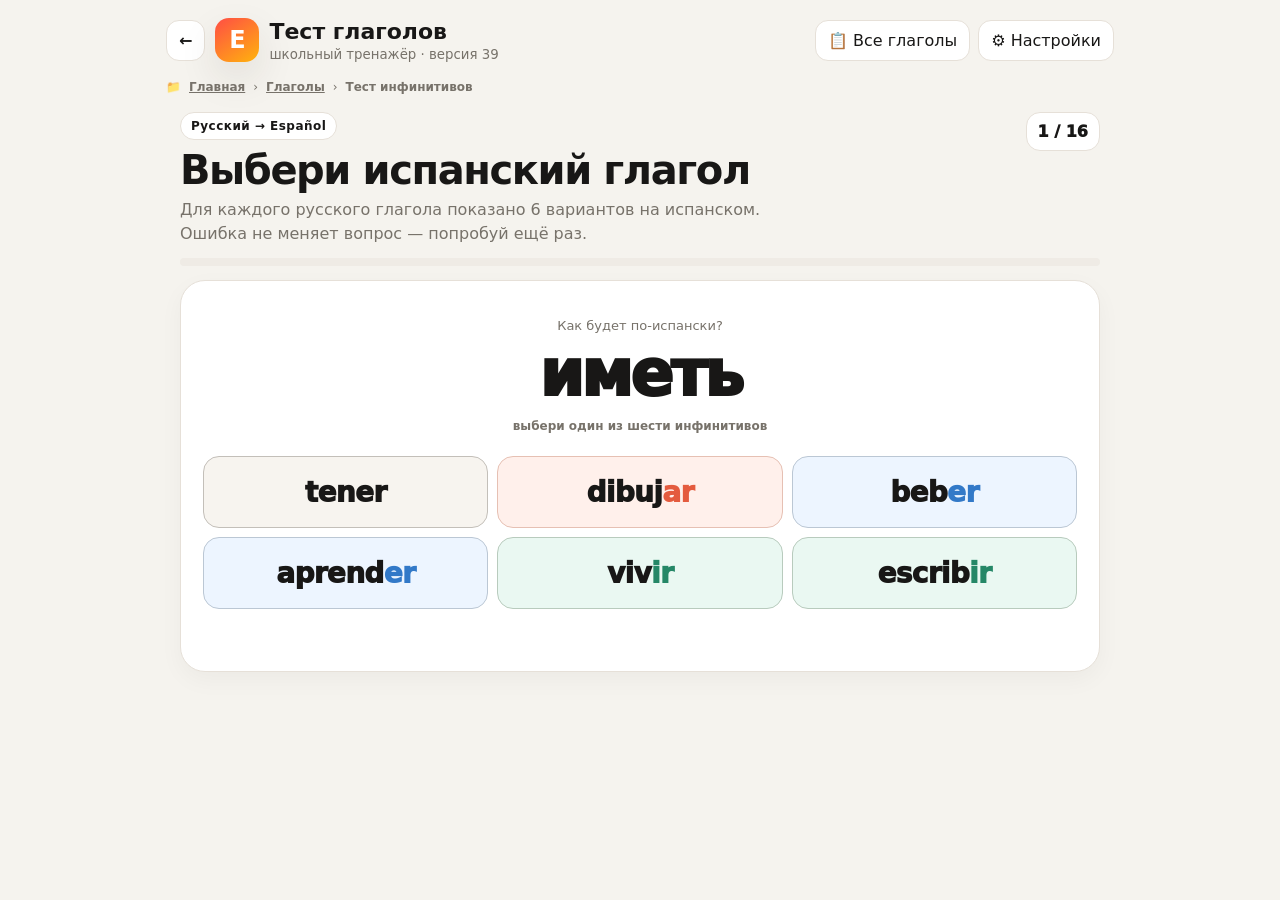
<file: verb-infinitive-test.html>
<!doctype html><html lang="ru"><head><meta charset="utf-8"><meta name="viewport" content="width=device-width,initial-scale=1,viewport-fit=cover"><title>Тест глаголов — Español</title><link rel="stylesheet" href="styles-v39.css"><link rel="manifest" href="manifest.webmanifest"><meta name="theme-color" content="#f5f3ee"><meta name="mobile-web-app-capable" content="yes"><meta name="apple-mobile-web-app-capable" content="yes"><meta name="apple-mobile-web-app-title" content="Espanol"><link rel="apple-touch-icon" href="icon-192.png"><link rel="icon" href="icon-192.png"><script>if("serviceWorker" in navigator&&(location.protocol==="https:"||location.hostname==="localhost"))addEventListener("load",function(){navigator.serviceWorker.register("sw.js").catch(function(){})});</script></head><body>
<div class="shell">
<header class="appbar"><div class="appbar-left"><a class="ghostbtn back" href="verbs.html">←</a><div class="logo">E</div><div class="appbar-title"><h1>Тест глаголов</h1><small>школьный тренажёр · версия 39</small></div></div><div class="appbar-actions"><a class="iconbtn" href="all-verbs.html">📋 Все глаголы</a><a class="iconbtn" href="settings.html">⚙ Настройки</a></div></header>
<div class="folder-back-note">📁 <a href="index.html">Главная</a><span>›</span><a href="verbs.html">Глаголы</a><span>›</span><b>Тест инфинитивов</b></div>
<main class="verb-inf-test-shell">
  <section class="verb-inf-test-head">
    <div><span class="verb-overview-badge">Русский → Español</span><h1>Выбери испанский глагол</h1><p>Для каждого русского глагола показано 6 вариантов на испанском. Ошибка не меняет вопрос — попробуй ещё раз.</p></div>
    <div class="verb-inf-counter" id="counter">0 / 0</div>
  </section>
  <div class="progress verb-inf-progress"><div id="verbInfProgress"></div></div>
  <section class="verb-inf-question" id="question"></section>
</main>
</div><div id="toast" class="toast"></div>
<script src="data-v39.js"></script><script src="common-v39.js"></script><script>
const VERB_IDS=['ser','tener','estar','jugar','dibujar','cantar','trabajar','bailar','estudiar','saltar','comer','beber','leer','aprender','vivir','escribir'];
const VERBS=VERB_IDS.map(id=>TOPICS[id]).filter(t=>t&&t.kind==='verb'&&t.infinitive);
const question=document.querySelector('#question'),counter=document.querySelector('#counter'),progress=document.querySelector('#verbInfProgress');
let deck=[],position=0,current=null,locked=false;

function freshDeck(){
  deck=shuffle(VERBS);
  position=0;
}
function nextVerb(){
  if(!deck.length||position>=deck.length)freshDeck();
  current=deck[position++];
  renderQuestion();
}
function makeInfinitiveOptions(target){
  const others=shuffle(VERBS.filter(v=>v.id!==target.id)).slice(0,5);
  return shuffle([target,...others]);
}
function conjugationClass(t){return t.conjugation?`conj-${t.conjugation}`:'conj-main'}
function infinitiveMarkup(t){
  const inf=t.infinitive||t.id;
  if(!t.conjugation||inf.length<3)return inf;
  const ending=inf.slice(-2),stem=inf.slice(0,-2);
  return `${stem}<span class="infinitive-ending">${ending}</span>`;
}
function renderQuestion(){
  locked=false;
  const opts=makeInfinitiveOptions(current);
  const shown=Math.min(position,VERBS.length);
  counter.textContent=`${shown} / ${VERBS.length}`;
  progress.style.width=`${Math.round((shown-1)/VERBS.length*100)}%`;
  question.innerHTML=`<div class="verb-inf-prompt">
    <span class="subtle">Как будет по-испански?</span>
    <div class="verb-inf-russian">${current.infinitiveRu||current.title}</div>
    <span class="verb-inf-note">выбери один из шести инфинитивов</span>
  </div>
  <div class="verb-inf-options">${opts.map(v=>`<button type="button" class="verb-inf-option ${conjugationClass(v)}" data-id="${v.id}">${infinitiveMarkup(v)}</button>`).join('')}</div>
  <div class="feedback verb-inf-feedback" id="feedback"></div>`;
  document.querySelectorAll('.verb-inf-option').forEach(btn=>btn.onclick=()=>answer(btn));
}
function answer(btn){
  if(locked)return;
  const ok=btn.dataset.id===current.id;
  const feedback=document.querySelector('#feedback');
  if(!ok){
    wrongSignal();
    register(current,false);
    btn.classList.add('wrong');
    feedback.textContent='Неверно. Попробуй ещё раз.';
    feedback.className='feedback bad verb-inf-feedback';
    setTimeout(()=>btn.classList.remove('wrong'),430);
    return;
  }
  locked=true;
  register(current,true);
  document.querySelectorAll('.verb-inf-option').forEach(x=>x.disabled=true);
  btn.classList.add('correct');
  feedback.textContent=`¡Muy bien! ${current.infinitive}`;
  feedback.className='feedback ok verb-inf-feedback';
  progress.style.width=`${Math.round(position/VERBS.length*100)}%`;
  speak(current.infinitive,()=>setTimeout(nextVerb,280));
}
if(!VERBS.length){
  question.innerHTML='<div class="empty"><h2>Глаголы не найдены</h2><p class="subtle">Обнови приложение до последней версии.</p></div>';
}else{
  freshDeck();
  nextVerb();
}
</script></body></html>
</file>
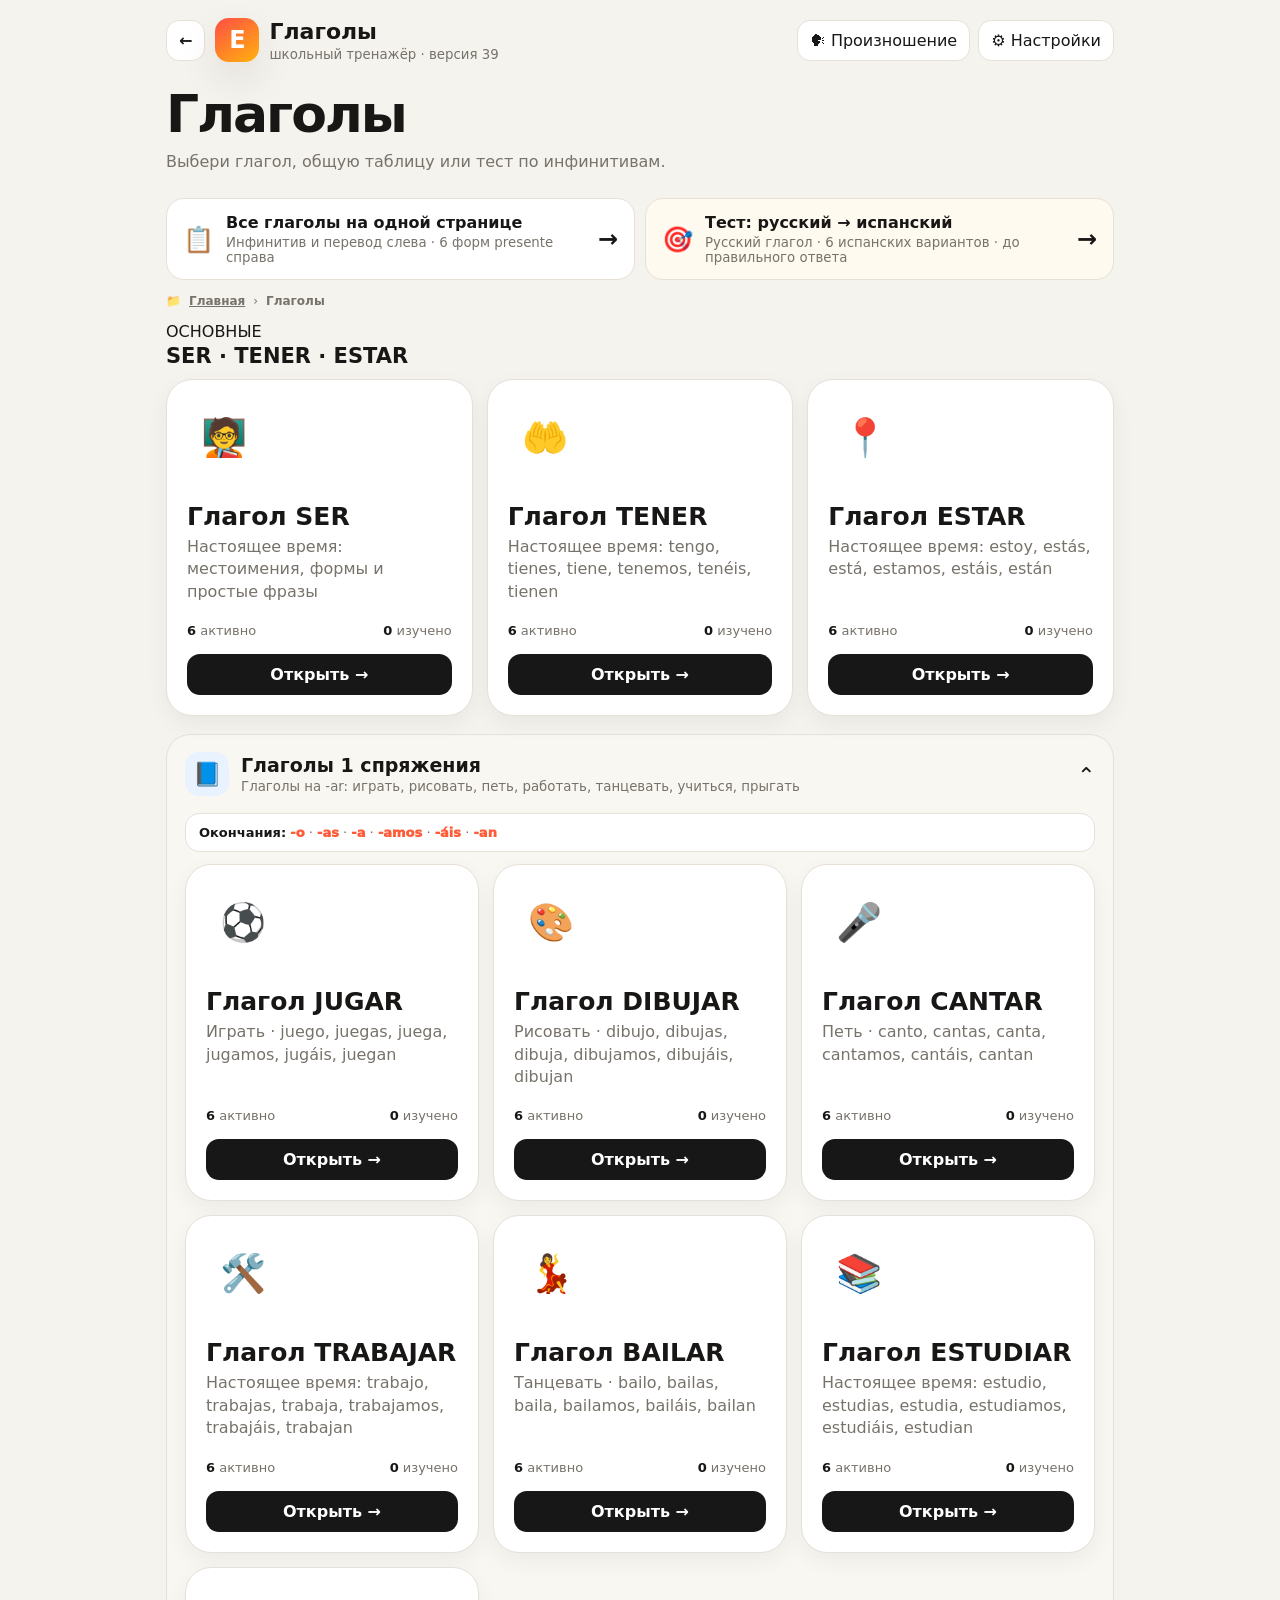
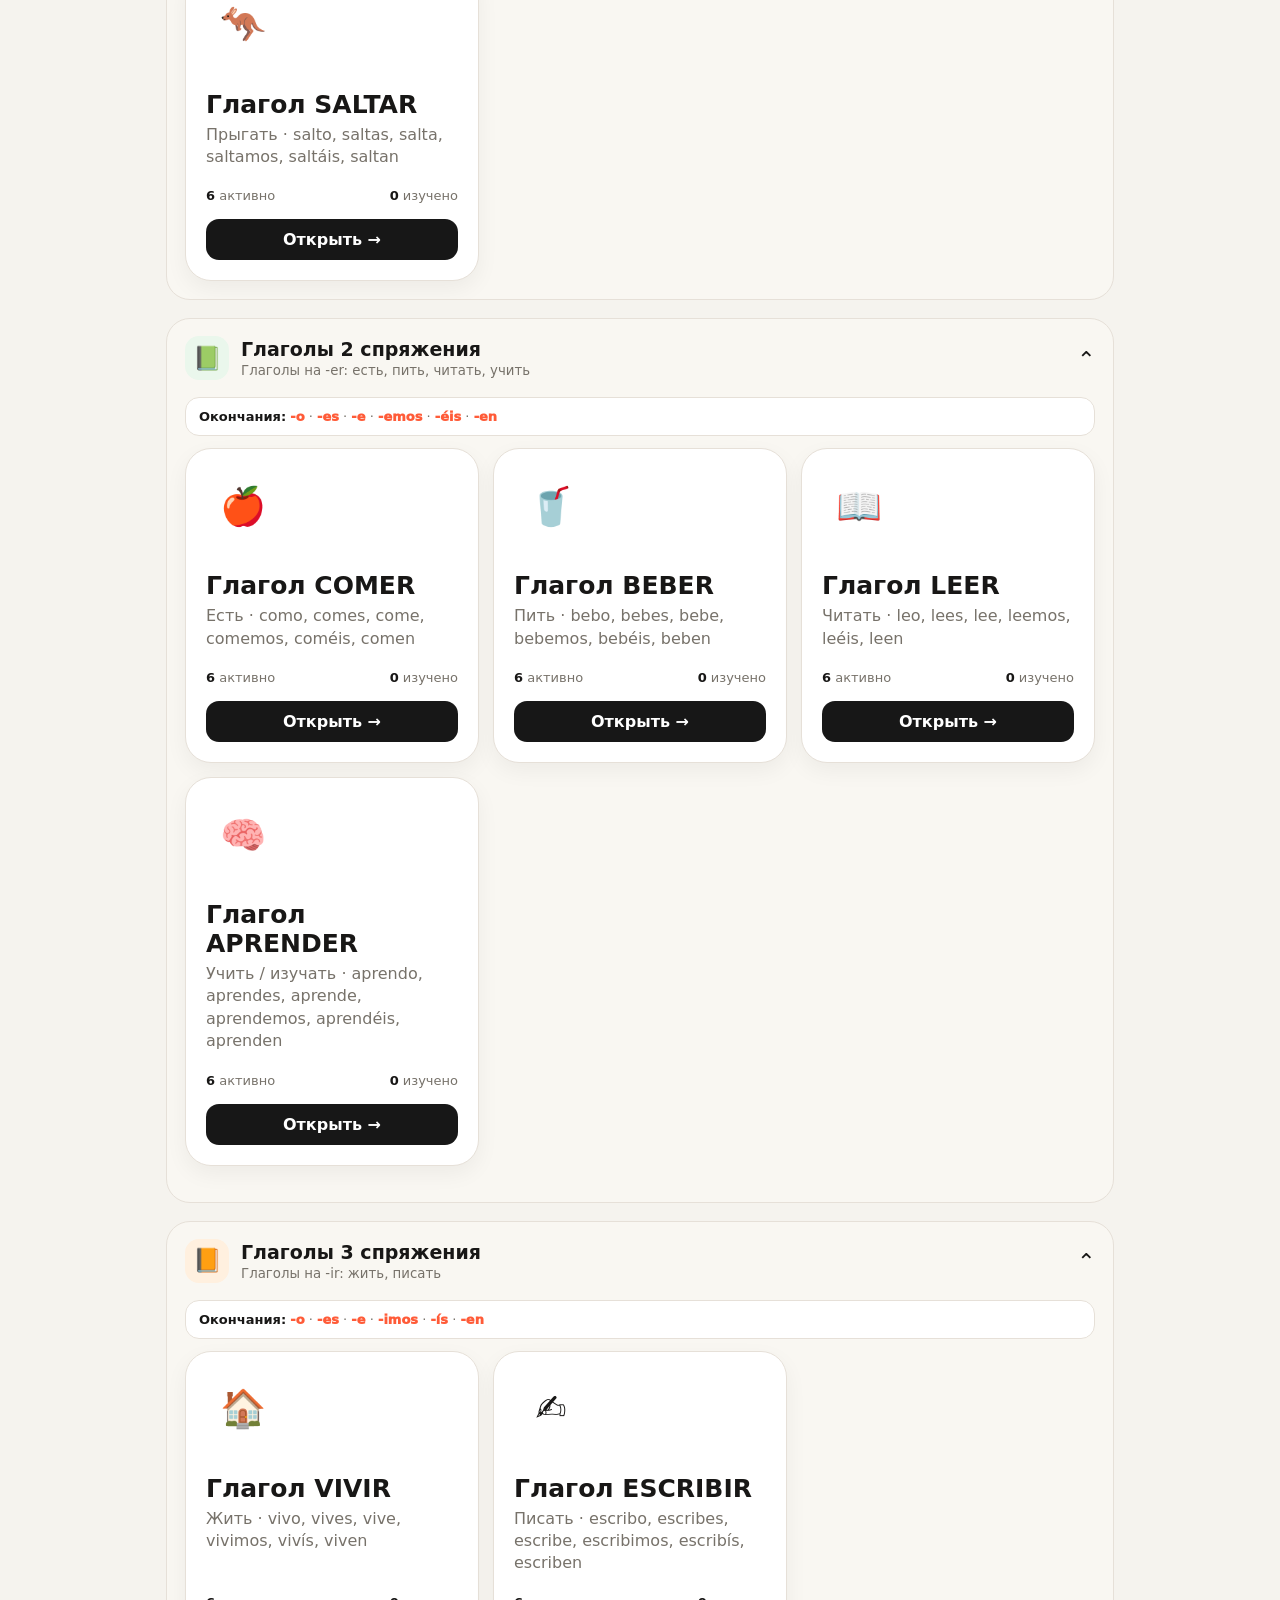
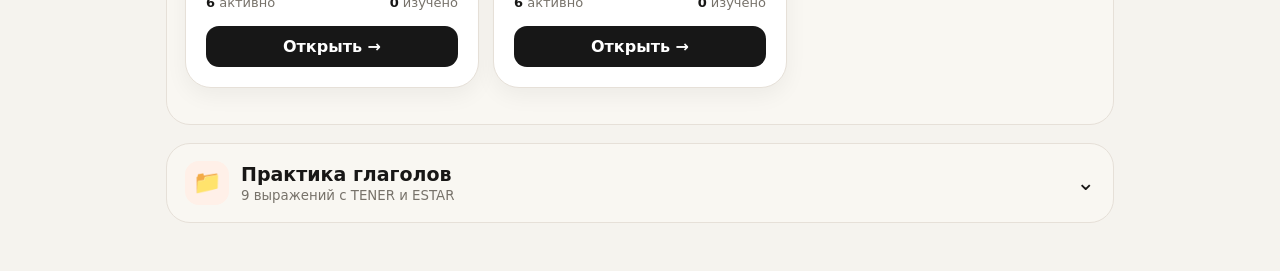
<file: verbs.html>
<!doctype html><html lang="ru"><head><meta charset="utf-8"><meta name="viewport" content="width=device-width,initial-scale=1,viewport-fit=cover"><title>Глаголы — Español</title><link rel="stylesheet" href="styles-v39.css"><link rel="manifest" href="manifest.webmanifest"><meta name="theme-color" content="#f5f3ee"><meta name="mobile-web-app-capable" content="yes"><meta name="apple-mobile-web-app-capable" content="yes"><meta name="apple-mobile-web-app-title" content="Espanol"><link rel="apple-touch-icon" href="icon-192.png"><link rel="icon" href="icon-192.png"><script>if("serviceWorker" in navigator&&(location.protocol==="https:"||location.hostname==="localhost"))addEventListener("load",function(){navigator.serviceWorker.register("sw.js").catch(function(){})});</script></head><body>
<div class="shell"><header class="appbar"><div class="appbar-left"><a class="ghostbtn back" href="index.html">←</a><div class="logo">E</div><div class="appbar-title"><h1>Глаголы</h1><small>школьный тренажёр · версия 39</small></div></div><div class="appbar-actions"><a class="iconbtn" href="pronunciation.html">🗣 Произношение</a><a class="iconbtn" href="settings.html">⚙ Настройки</a></div></header>
<h1 class="page-title">Глаголы</h1><p class="page-sub">Выбери глагол, общую таблицу или тест по инфинитивам.</p>
<div class="verb-tools-grid">
<a class="all-verbs-link" href="all-verbs.html"><span>📋</span><div><b>Все глаголы на одной странице</b><small>Инфинитив и перевод слева · 6 форм presente справа</small></div><strong>→</strong></a>
<a class="all-verbs-link verb-inf-test-link" href="verb-infinitive-test.html"><span>🎯</span><div><b>Тест: русский → испанский</b><small>Русский глагол · 6 испанских вариантов · до правильного ответа</small></div><strong>→</strong></a>
</div>
<div class="folder-back-note">📁 <a href="index.html">Главная</a><span>›</span><b>Глаголы</b></div>
<section class="verb-section"><div class="verb-section-head"><span class="eyebrow">ОСНОВНЫЕ</span><h2>SER · TENER · ESTAR</h2></div><div class="verb-folder-grid" id="verbCards"></div></section>
<details class="nested-folder first-conj-folder" id="firstConjFolder" open><summary><span class="nested-folder-icon">📘</span><span><b>Глаголы 1 спряжения</b><small>Глаголы на -ar: играть, рисовать, петь, работать, танцевать, учиться, прыгать</small></span><span class="nested-folder-arrow">⌄</span></summary><div class="nested-folder-content"><div class="first-conj-note"><b>Окончания:</b> <span>-o</span> · <span>-as</span> · <span>-a</span> · <span>-amos</span> · <span>-áis</span> · <span>-an</span></div><div class="verb-folder-grid first-conj-grid" id="firstConjCards"></div></div></details>
<details class="nested-folder second-conj-folder" id="secondConjFolder" open><summary><span class="nested-folder-icon">📗</span><span><b>Глаголы 2 спряжения</b><small>Глаголы на -er: есть, пить, читать, учить</small></span><span class="nested-folder-arrow">⌄</span></summary><div class="nested-folder-content"><div class="first-conj-note"><b>Окончания:</b> <span>-o</span> · <span>-es</span> · <span>-e</span> · <span>-emos</span> · <span>-éis</span> · <span>-en</span></div><div class="verb-folder-grid second-conj-grid" id="secondConjCards"></div></div></details>
<details class="nested-folder third-conj-folder" id="thirdConjFolder" open><summary><span class="nested-folder-icon">📙</span><span><b>Глаголы 3 спряжения</b><small>Глаголы на -ir: жить, писать</small></span><span class="nested-folder-arrow">⌄</span></summary><div class="nested-folder-content"><div class="first-conj-note"><b>Окончания:</b> <span>-o</span> · <span>-es</span> · <span>-e</span> · <span>-imos</span> · <span>-ís</span> · <span>-en</span></div><div class="verb-folder-grid third-conj-grid" id="thirdConjCards"></div></div></details>
<details class="nested-folder" id="practiceFolder"><summary><span class="nested-folder-icon">📁</span><span><b>Практика глаголов</b><small id="practiceSummary">Выражения с TENER и ESTAR</small></span><span class="nested-folder-arrow">⌄</span></summary><div class="nested-folder-content" id="practiceCard"></div></details>
</div><div id="toast" class="toast"></div>
<script src="data-v39.js"></script><script src="common-v39.js"></script><script>
function card(t){if(!t)return '';const ss=statsSummary(t),act=activeWords(t).length;return `<a class="topic-card" href="trainer.html?topic=${t.id}"><div class="topic-icon">${t.icon}</div><h2>${t.title}</h2><p>${t.description}</p><div class="topic-meta"><span><b>${act}</b> активно</span><span><b>${ss.learned}</b> изучено</span></div><div class="topic-cta">Открыть →</div></a>`;}
const verbs=['ser','tener','estar'].map(id=>TOPICS[id]).filter(Boolean);document.querySelector('#verbCards').innerHTML=verbs.map(card).join('')||'<div class="empty"><h2>Глаголы загружаются</h2><p class="subtle">Обнови страницу один раз.</p></div>';
const firstConj=['jugar','dibujar','cantar','trabajar','bailar','estudiar','saltar'].map(id=>TOPICS[id]).filter(Boolean);document.querySelector('#firstConjCards').innerHTML=firstConj.map(card).join('')||'<div class="empty"><p class="subtle">Глаголы 1 спряжения появятся после обновления данных приложения.</p></div>';
const secondConj=['comer','beber','leer','aprender'].map(id=>TOPICS[id]).filter(Boolean);document.querySelector('#secondConjCards').innerHTML=secondConj.map(card).join('')||'<div class="empty"><p class="subtle">Глаголы 2 спряжения появятся после обновления данных приложения.</p></div>';
const thirdConj=['vivir','escribir'].map(id=>TOPICS[id]).filter(Boolean);document.querySelector('#thirdConjCards').innerHTML=thirdConj.map(card).join('')||'<div class="empty"><p class="subtle">Глаголы 3 спряжения появятся после обновления данных приложения.</p></div>';
const practice=TOPICS.verb_practice;document.querySelector('#practiceCard').innerHTML=practice?card(practice):'<div class="empty"><p class="subtle">Практика появится после обновления данных приложения.</p></div>';if(practice){const n=activeWords(practice).length;const s=document.querySelector('#practiceSummary');if(s)s.textContent=`${n} выражений с TENER и ESTAR`; }
</script></body></html>
</file>
<file: styles-v39.css>
:root{
  --bg:#f5f3ee; --panel:#fff; --text:#181716; --muted:#77726a; --line:#e6e0d8;
  --accent:#ff5b38; --accent2:#ffad13; --ok:#168b55; --bad:#cf3e37;
  --shadow:0 16px 38px rgba(47,38,25,.10);
}
*{box-sizing:border-box}
html,body{margin:0;min-height:100%;background:var(--bg);color:var(--text);font-family:Inter,ui-sans-serif,system-ui,-apple-system,BlinkMacSystemFont,"Segoe UI",sans-serif}
button,input,select{font:inherit}button{cursor:pointer}.hidden{display:none!important}
.shell{max-width:980px;margin:0 auto;padding:18px 16px 48px}
.appbar{display:flex;align-items:center;justify-content:space-between;gap:12px;margin-bottom:22px}
.appbar-left{display:flex;align-items:center;gap:10px;min-width:0}.appbar-title{min-width:0}.appbar h1{font-size:22px;margin:0;white-space:nowrap;overflow:hidden;text-overflow:ellipsis}.appbar small{display:block;color:var(--muted);margin-top:3px}
.logo{width:44px;height:44px;border-radius:14px;background:linear-gradient(145deg,#ff4d45,#ffb30d);display:grid;place-items:center;color:#fff;font-weight:900;font-size:24px;box-shadow:var(--shadow)}
.iconbtn,.ghostbtn{border:1px solid var(--line);background:var(--panel);border-radius:13px;padding:10px 12px;color:var(--text);text-decoration:none;display:inline-flex;align-items:center;justify-content:center;gap:7px}.iconbtn:hover,.ghostbtn:hover{transform:translateY(-1px)}
.back{font-weight:800}.page-title{margin:8px 0 6px;font-size:clamp(30px,7vw,52px);letter-spacing:-.04em}.page-sub{color:var(--muted);margin:0 0 24px;line-height:1.5}
.topic-grid{display:grid;grid-template-columns:repeat(2,1fr);gap:14px}.topic-card{display:flex;flex-direction:column;min-height:260px;padding:20px;border-radius:26px;background:var(--panel);border:1px solid var(--line);box-shadow:0 8px 22px rgba(0,0,0,.05);text-decoration:none;color:inherit;transition:.18s}.topic-card:hover{transform:translateY(-4px);box-shadow:var(--shadow)}
.topic-icon{width:74px;height:74px;border-radius:22px;display:grid;place-items:center;font-size:37px;margin-bottom:28px}.topic-card h2{font-size:25px;margin:0 0 5px}.topic-card p{color:var(--muted);margin:0;line-height:1.4}.topic-meta{margin-top:auto;padding-top:20px;font-size:13px;color:var(--muted);display:flex;justify-content:space-between}.topic-meta b{color:var(--text)}
.colors-icon{background:linear-gradient(135deg,#ff6b5b,#ffcf45,#68cf78,#6aa8ff)}.days-icon{background:#e7f0ff}.months-icon{background:#fff0dd}.ser-icon{background:#eee9ff}.conversations-icon{background:#e4f8f0}.school-icon{background:#ffe7ec}.adjectives-icon{background:#e9f7eb}.numerals-icon{background:#e7ecff}.tener-icon{background:#e3f5ef}.animals-icon{background:#fff0df}
.quick-stats{display:grid;grid-template-columns:repeat(4,1fr);gap:10px;margin-top:18px}.stat{background:var(--panel);border:1px solid var(--line);border-radius:18px;padding:14px}.stat b{font-size:22px;display:block}.stat span{font-size:12px;color:var(--muted)}

.topic-switcher{display:flex;align-items:center;justify-content:space-between;gap:14px;background:var(--panel);border:1px solid var(--line);border-radius:20px;padding:12px 14px;margin:-5px 0 14px;box-shadow:0 5px 16px rgba(0,0,0,.04)}
.topic-switcher-label{display:flex;flex-direction:column;gap:2px;flex:0 0 auto}.topic-switcher-label b{font-size:14px}.topic-switcher-label span{font-size:11px;color:var(--muted)}
.topic-switch-buttons{display:flex;gap:7px;overflow:auto;scrollbar-width:none}.topic-switch-buttons::-webkit-scrollbar{display:none}
.topic-switch{white-space:nowrap;text-decoration:none;color:var(--text);border:1px solid var(--line);background:#f8f6f2;border-radius:13px;padding:10px 12px;font-weight:800;transition:.15s}
.topic-switch:hover{transform:translateY(-1px);background:#fff}.topic-switch.active{background:#171717;color:#fff;border-color:#171717;box-shadow:0 6px 14px rgba(0,0,0,.14)}
.topic-cta{margin-top:16px;background:#171717;color:#fff;border-radius:13px;padding:11px 13px;font-weight:850;text-align:center}

.modebar{display:flex;gap:8px;overflow:auto;padding:2px 0 12px;scrollbar-width:none}.modebar::-webkit-scrollbar{display:none}.mode-tab{flex:0 0 auto;border:1px solid var(--line);background:var(--panel);border-radius:14px;padding:10px 13px;font-weight:800}.mode-tab.active{background:#171717;color:#fff;border-color:#171717}
.workspace{background:var(--panel);border:1px solid var(--line);border-radius:28px;box-shadow:var(--shadow);padding:18px;min-height:560px}.workspace-head{display:flex;justify-content:space-between;align-items:flex-start;gap:12px;margin-bottom:14px}.workspace-head h2{margin:0;font-size:23px}.subtle{color:var(--muted);font-size:13px}.progress{height:8px;background:#efebe5;border-radius:99px;overflow:hidden;margin-bottom:16px}.progress>div{height:100%;background:linear-gradient(90deg,var(--accent),var(--accent2));width:0;transition:.25s}
.study-layout{display:grid;grid-template-columns:minmax(0,1fr) 270px;gap:16px}.flashcard{border:1px solid var(--line);border-radius:25px;overflow:hidden;min-height:410px;display:flex;flex-direction:column}.visual{flex:1;min-height:270px;display:grid;place-items:center;position:relative;background:#f4f0e9}.visual-emoji{font-size:90px;filter:drop-shadow(0 8px 12px rgba(0,0,0,.08))}.visual-big{font-size:clamp(58px,12vw,110px);font-weight:900;letter-spacing:-.07em;color:#27231e}.visual-word{font-size:clamp(34px,7vw,72px);letter-spacing:-.045em;text-align:center;padding:24px;overflow-wrap:anywhere}.badge{position:absolute;top:14px;left:14px;background:rgba(255,255,255,.86);padding:7px 10px;border-radius:11px;font-weight:800;font-size:12px}.card-copy{padding:20px;display:flex;justify-content:space-between;align-items:flex-end;gap:12px}.es{font-size:clamp(38px,8vw,65px);font-weight:950;letter-spacing:-.05em;line-height:.95}.ru{font-size:18px;color:var(--muted);margin-top:8px}.speak{width:62px;height:62px;border:0;border-radius:20px;background:#171717;color:#fff;font-size:26px}.controls{display:grid;grid-template-columns:1fr 1fr;gap:9px;margin-top:10px}.btn{border:0;border-radius:15px;padding:13px 14px;font-weight:850}.btn.primary{background:#171717;color:#fff}.btn.good{background:#e7f6ed;color:#0a7546}.btn.soft{background:#f1eee8;color:#302d29}.btn.warn{background:#fff0e8;color:#b94325}
.side{border:1px solid var(--line);background:#fbfaf7;border-radius:22px;padding:15px}.side h3{margin:0 0 10px;font-size:16px}.side label{display:block;font-size:12px;color:var(--muted);margin:12px 0 6px}.side select,.side input[type=range]{width:100%}.side select{padding:10px;border:1px solid var(--line);border-radius:11px;background:white}.check{display:flex!important;align-items:center;gap:8px;color:var(--text)!important;font-size:13px!important}
.quiz{max-width:700px;margin:0 auto}.prompt{text-align:center;margin:12px 0 22px}.prompt-visual{width:min(280px,78vw);height:210px;border-radius:25px;display:grid;place-items:center;margin:0 auto 15px;border:1px solid var(--line);background:#f3efe7;box-shadow:0 7px 20px rgba(0,0,0,.06)}.prompt-visual strong{font-size:clamp(44px,11vw,82px);letter-spacing:-.05em}.prompt-word{font-size:clamp(40px,9vw,72px);font-weight:950;letter-spacing:-.05em}.options{display:grid;grid-template-columns:1fr 1fr;gap:10px}.option{border:1px solid var(--line);border-radius:16px;background:#fff;padding:16px 14px;font-weight:800;text-align:left}.option.correct{background:#e7f6ed;border-color:#74c99c;color:#086b40}.option.wrong{background:#fdebea;border-color:#e89b96;color:#a52e28}.option:disabled{cursor:default}.feedback{min-height:31px;text-align:center;margin-top:13px;font-weight:800}.feedback.ok{color:var(--ok)}.feedback.bad{color:var(--bad)}
.audio-wrap,.dict-wrap,.empty{text-align:center;max-width:640px;margin:30px auto}.audio-big{width:104px;height:104px;border:0;border-radius:32px;background:#171717;color:white;font-size:42px;box-shadow:var(--shadow)}.dict-input{width:100%;padding:16px;border-radius:16px;border:2px solid var(--line);font-size:24px;text-align:center;outline:none}.dict-input:focus{border-color:#ff9b83}.choice-grid{display:grid;grid-template-columns:repeat(2,1fr);gap:10px;margin-top:20px}.choice{border:1px solid var(--line);background:#fff;border-radius:16px;padding:18px;font-weight:800}.color-choice{aspect-ratio:1.25;border:4px solid white;border-radius:20px;box-shadow:0 5px 15px rgba(0,0,0,.12);outline:1px solid rgba(0,0,0,.08)}.choice.wrong{background:#fdebea;border-color:#e89b96;color:#a52e28;animation:wrongShake .28s ease}.choice.correct{background:#e7f6ed;border-color:#74c99c;color:#086b40}.color-choice.wrong{outline:4px solid #d83b35;animation:wrongShake .28s ease}.color-choice.correct{outline:4px solid #168a53}@keyframes wrongShake{0%,100%{transform:translateX(0)}25%{transform:translateX(-5px)}75%{transform:translateX(5px)}}
.speed-head{text-align:center;margin-bottom:14px}.speed-head b{font-size:45px}.match-grid{display:grid;grid-template-columns:repeat(4,1fr);gap:9px}.match-card{min-height:92px;border:1px solid var(--line);border-radius:16px;background:#fff;padding:8px;font-weight:850;display:grid;place-items:center;text-align:center}.match-card.selected{outline:4px solid #ffb69f}.match-card.matched{pointer-events:none}
.settings-card{background:var(--panel);border:1px solid var(--line);border-radius:24px;padding:18px;margin-bottom:14px;box-shadow:0 7px 20px rgba(0,0,0,.04)}.settings-card h2{margin:0 0 5px}.settings-card p{margin:0 0 15px;color:var(--muted)}.settings-actions{display:flex;gap:8px;flex-wrap:wrap;margin:10px 0 15px}.dict-list{display:grid;grid-template-columns:1fr 1fr;gap:8px}.word-row{display:grid;grid-template-columns:auto auto 1fr auto;align-items:center;gap:10px;border:1px solid var(--line);border-radius:14px;padding:10px;background:#fff}.word-row.off{opacity:.48}.dot{width:25px;height:25px;border-radius:8px;border:1px solid rgba(0,0,0,.08)}.word-main b{display:block}.word-main span{font-size:12px;color:var(--muted)}.switch{position:relative;width:42px;height:24px}.switch input{opacity:0;width:0;height:0}.slider{position:absolute;inset:0;background:#c9c5be;border-radius:99px;transition:.2s}.slider:before{content:"";position:absolute;width:18px;height:18px;left:3px;top:3px;background:#fff;border-radius:50%;transition:.2s}.switch input:checked+.slider{background:#171717}.switch input:checked+.slider:before{transform:translateX(18px)}
.toast{position:fixed;left:50%;bottom:22px;transform:translate(-50%,18px);opacity:0;background:#171717;color:#fff;padding:11px 15px;border-radius:13px;transition:.2s;pointer-events:none;z-index:20}.toast.show{opacity:1;transform:translate(-50%,0)}
@media(max-width:780px){.topic-switcher{display:block}.topic-switcher-label{margin-bottom:9px}.topic-switch-buttons{width:100%}.topic-switch{flex:1 0 auto;text-align:center}.topic-grid{grid-template-columns:1fr}.topic-card{min-height:190px}.topic-icon{margin-bottom:18px}.study-layout{grid-template-columns:1fr}.side{order:-1}.quick-stats{grid-template-columns:1fr 1fr}.dict-list{grid-template-columns:1fr}.match-grid{grid-template-columns:repeat(3,1fr)}}
@media(max-width:520px){.shell{padding:12px 10px 36px}.appbar{margin-bottom:15px}.appbar small{display:none}.page-title{font-size:35px}.workspace{padding:13px;border-radius:22px;min-height:500px}.options,.choice-grid{grid-template-columns:1fr}.match-grid{grid-template-columns:repeat(3,1fr)}.mode-tab{padding:9px 11px}.visual{min-height:240px}.card-copy{padding:16px}.settings-card{padding:13px}}


/* SER grammar topic */
.grammar-visual{background:linear-gradient(145deg,#f3efff,#faf8ff)}
.grammar-pair{display:flex;align-items:center;justify-content:center;gap:18px;flex-wrap:wrap;padding:32px;text-align:center}
.grammar-pair span{font-size:clamp(30px,7vw,58px);font-weight:850;letter-spacing:-.04em}
.grammar-pair i{font-size:32px;color:#9187a8;font-style:normal}
.grammar-pair strong{font-size:clamp(46px,10vw,82px);font-weight:950;color:#684cc4;letter-spacing:-.05em}
.ser-main{font-size:clamp(30px,6.3vw,54px);line-height:1.02}
.ser-form{color:#684cc4}
.examples{border-top:1px solid var(--line);background:#fbf9ff;padding:16px 20px 18px}
.examples-title{font-size:11px;font-weight:900;text-transform:uppercase;letter-spacing:.08em;color:#8b829b;margin-bottom:8px}
.example{display:grid;grid-template-columns:1fr 1fr;gap:10px;padding:8px 0;border-top:1px dashed #e4deef}
.example:first-of-type{border-top:0}.example b{font-size:15px}.example span{font-size:14px;color:var(--muted)}
.grammar-prompt{background:linear-gradient(145deg,#f3efff,#faf8ff);height:auto;min-height:190px;padding:22px;display:flex;flex-direction:column;justify-content:center}
.grammar-pronoun{font-size:clamp(32px,8vw,58px);font-weight:950;letter-spacing:-.045em;line-height:1.02}
.grammar-ru{font-size:16px;color:var(--muted);margin-top:10px}
.grammar-option{text-align:center;font-size:clamp(24px,5vw,34px);color:#5f43bd}
.ser-choice{display:flex;flex-direction:column;gap:5px;text-align:center}.ser-choice b{font-size:17px}.ser-choice span{font-size:25px;color:#684cc4;font-weight:950}
.grammar-match{font-size:16px}.grammar-match:nth-child(n){overflow-wrap:anywhere}
.ser-rule{margin-top:18px;padding:13px;border-radius:14px;background:#f0ecfb;display:flex;flex-direction:column;gap:5px}.ser-rule b{font-size:14px}.ser-rule span{font-size:12px;line-height:1.45;color:#625a70}
.grammar-chip{min-width:74px;max-width:105px;padding:6px 7px;border-radius:9px;background:#f0ecfb;color:#5f43bd;font-size:10px;font-weight:850;text-align:center;line-height:1.15}
.text-dot{display:grid;place-items:center;background:#f0ede7;font-size:9px;font-weight:900;overflow:hidden}
@media(max-width:520px){.example{grid-template-columns:1fr;gap:3px}.grammar-pair{gap:10px;padding:22px 12px}.grammar-chip{min-width:58px;max-width:78px;font-size:9px}.word-row{gap:7px}}

/* v7 interaction feedback */
.example{grid-template-columns:1fr auto;align-items:center;gap:10px}
.example-copy{display:grid;grid-template-columns:1fr 1fr;gap:10px;align-items:center}
.example-speak{width:38px;height:38px;border:1px solid var(--line);border-radius:12px;background:#fff;display:grid;place-items:center;font-size:17px;box-shadow:0 3px 10px rgba(0,0,0,.04)}
.example-speak:hover{transform:translateY(-1px)}
.test-examples{margin-top:16px;border:1px solid #e4deef;border-radius:18px;overflow:hidden;text-align:left}
.wrong-input{border-color:#d83b35!important;background:#fff2f1;animation:wrongShake .28s ease}
.match-card.matched{opacity:1;pointer-events:none;outline:4px solid #168a53;border-color:#168a53;background:#edf9f2;color:#086b40;box-shadow:0 0 0 2px rgba(22,138,83,.08)}
.match-card.pair-wrong{outline:4px solid #d83b35;border-color:#d83b35;background:#fff0ef;animation:wrongShake .28s ease}
.match-color{display:block;width:100%;height:100%;min-height:72px;border-radius:11px;border:1px solid rgba(0,0,0,.08)}
.color-match-card{padding:7px;background:#fff}
.color-match-card.matched .match-color{box-shadow:inset 0 0 0 2px rgba(255,255,255,.8)}
.match-actions{text-align:center;margin-top:14px}
@media(max-width:520px){.example-copy{grid-template-columns:1fr;gap:3px}.example{grid-template-columns:1fr auto}.example-speak{width:42px;height:42px}}
.test-next{text-align:center;margin-top:12px}


/* v8: top/right navigation and pronunciation practice */
.appbar-actions{display:flex;gap:8px;align-items:center;flex-wrap:wrap;justify-content:flex-end}
.workspace-head-right{display:flex;align-items:flex-end;gap:10px;flex-direction:column;min-width:max-content}
.workspace-actions{display:flex;gap:7px;align-items:center;justify-content:flex-end;flex-wrap:wrap}
.head-nav{border:1px solid var(--line);border-radius:13px;padding:10px 13px;font-weight:850;background:#f5f2ec;color:var(--text)}
.head-nav.primary{background:#171717;color:#fff;border-color:#171717}.head-nav.secondary{background:#f3f0ea}
.pronunciation-home{margin:0 0 16px;display:grid;grid-template-columns:auto 1fr auto;gap:16px;align-items:center;text-decoration:none;color:inherit;background:linear-gradient(135deg,#171717,#34302b);color:#fff;border-radius:25px;padding:18px 20px;box-shadow:var(--shadow)}
.pronunciation-home-icon{width:66px;height:66px;border-radius:20px;background:rgba(255,255,255,.12);display:grid;place-items:center;font-size:34px}.pronunciation-home h2{margin:3px 0 4px;font-size:25px}.pronunciation-home p{margin:0;color:rgba(255,255,255,.72);line-height:1.4}.pronunciation-home .eyebrow{font-size:10px;font-weight:900;letter-spacing:.11em;color:#ffc969}.pronunciation-arrow{font-size:31px;font-weight:900}
.pronunciation-workspace{min-height:600px}.pronounce-card{max-width:760px;margin:28px auto 0;text-align:center;border:1px solid var(--line);border-radius:27px;padding:30px 26px;background:linear-gradient(180deg,#fff,#fbfaf7);box-shadow:0 7px 20px rgba(0,0,0,.045)}
.pronounce-meta{display:flex;justify-content:center;gap:8px;align-items:center;margin-bottom:26px}.pronounce-meta span,.pronounce-meta b{font-size:11px;padding:7px 10px;border-radius:99px;background:#f1eee8}.pronounce-meta b{text-transform:uppercase;letter-spacing:.06em;color:#6f675e}
.pronounce-target{font-size:clamp(36px,7.5vw,68px);line-height:1.08;font-weight:950;letter-spacing:-.045em;overflow-wrap:anywhere}.pronounce-translation{font-size:14px;color:var(--muted);margin-top:12px;min-height:20px}
.pronounce-actions{display:grid;grid-template-columns:1fr 1fr;gap:12px;max-width:520px;margin:30px auto 0}.pronounce-listen,.pronounce-mic{border:0;border-radius:19px;padding:16px;font-weight:900;font-size:17px}.pronounce-listen{background:#f0ede7;color:#282522}.pronounce-mic{background:#171717;color:#fff}.pronounce-mic.recording{background:#c73d36;box-shadow:0 0 0 7px rgba(199,61,54,.13);animation:micPulse 1s ease-in-out infinite}.pronounce-mic.disabled{opacity:.4;cursor:not-allowed}
.speech-status{margin:22px auto 0;font-size:14px;font-weight:800;min-height:22px}.speech-status.listening{color:#9c4e00}.speech-status.ok{color:var(--ok)}.speech-status.bad{color:var(--bad)}.recognized{font-size:12px;color:var(--muted);margin-top:6px;min-height:18px}
@keyframes micPulse{50%{transform:scale(1.025)}}
@media(max-width:620px){.appbar-actions{gap:5px}.appbar-actions .iconbtn{font-size:12px;padding:9px}.workspace-head{align-items:stretch}.workspace-head-right{align-items:flex-end}.workspace-actions{width:100%}.head-nav{min-height:44px}.pronunciation-home{grid-template-columns:auto 1fr;padding:15px}.pronunciation-arrow{display:none}.pronunciation-home-icon{width:56px;height:56px}.pronounce-card{margin-top:16px;padding:24px 14px}.pronounce-actions{grid-template-columns:1fr}.pronounce-listen,.pronounce-mic{min-height:54px}}

/* v9: pronunciation practice filters */
.pron-settings{margin:16px 0 22px;border:1px solid var(--line);border-radius:24px;background:#fbfaf7;padding:18px;box-shadow:0 8px 25px rgba(0,0,0,.045)}
.pron-settings.hidden{display:none}.pron-settings-head{display:flex;justify-content:space-between;gap:16px;align-items:flex-start;margin-bottom:16px}.pron-settings-head h3{margin:0 0 4px;font-size:21px}.pron-settings-head p{margin:0;color:var(--muted);font-size:13px}.settings-close{border:0;background:#eeeae3;width:36px;height:36px;border-radius:12px;font-size:24px;line-height:1;color:#554f48}
.pron-settings-grid{display:grid;grid-template-columns:1fr 1.05fr;gap:16px}.pron-setting-group{border:1px solid var(--line);border-radius:18px;background:white;padding:14px}.pron-group-title{display:flex;align-items:center;justify-content:space-between;gap:10px;margin-bottom:11px}.mini-actions{display:flex;gap:6px}.mini-actions button{border:1px solid var(--line);background:#f6f3ed;border-radius:10px;padding:7px 9px;font-size:11px;font-weight:800}
.pron-topic-options{display:grid;grid-template-columns:1fr 1fr;gap:8px}.pron-topic-check{display:grid;grid-template-columns:auto auto 1fr;align-items:center;gap:8px;border:1px solid var(--line);border-radius:14px;padding:10px;cursor:pointer}.pron-topic-check:has(input:checked){border-color:#9d8af0;background:#f7f4ff}.pron-topic-check input{width:18px;height:18px}.pron-topic-icon{font-size:22px}.pron-topic-check b{display:block;font-size:13px}.pron-topic-check small{display:block;font-size:10px;color:var(--muted);margin-top:2px}
.pron-content-options{display:grid;gap:8px}.pron-radio{display:grid;grid-template-columns:auto 1fr;gap:10px;align-items:flex-start;border:1px solid var(--line);border-radius:14px;padding:11px;cursor:pointer}.pron-radio:has(input:checked){border-color:#ff9d88;background:#fff6f2}.pron-radio input{width:18px;height:18px;margin-top:1px}.pron-radio b{display:block;font-size:13px}.pron-radio small{display:block;color:var(--muted);font-size:11px;line-height:1.35;margin-top:3px}
.pron-settings-summary{display:flex;align-items:center;justify-content:space-between;gap:12px;margin-top:14px;padding-top:14px;border-top:1px solid var(--line)}.pron-settings-summary span{font-size:12px;color:var(--muted);font-weight:700}
@media(max-width:760px){.pron-settings-grid{grid-template-columns:1fr}.pron-topic-options{grid-template-columns:1fr 1fr}.pron-settings-summary{align-items:stretch;flex-direction:column}.pron-settings-summary .head-nav{width:100%}}
@media(max-width:430px){.pron-topic-options{grid-template-columns:1fr}.pron-settings{padding:13px}.pron-setting-group{padding:11px}.mini-actions button{padding:6px 7px}}


/* v9.1: conversations + school */
.pron-hint{display:block;margin-top:9px;font-size:15px;font-weight:750;letter-spacing:0;color:var(--muted);line-height:1.2}
.conversation-main{font-size:clamp(27px,5.8vw,50px);line-height:1.04;overflow-wrap:anywhere}
.topic-card .conversations-icon,.topic-card .school-icon,.topic-card .adjectives-icon,.topic-card .numerals-icon,.topic-card .animals-icon{font-size:35px}
@media(max-width:520px){
  .conversation-main{font-size:clamp(25px,8vw,40px)}
}


/* v9.2: voice controls in card footer + integrated pronunciation checking */
.study-single{max-width:780px;margin:0 auto}
.quiz-card-shell{max-width:820px;margin:0 auto}
.voice-footer{border-top:1px solid var(--line);margin-top:18px;padding:15px 16px 14px;background:#faf8f4;border-radius:0 0 22px 22px}
.flashcard>.voice-footer{margin-top:0;border-radius:0;background:#faf8f4}
.voice-footer-title{display:flex;justify-content:space-between;align-items:baseline;gap:12px;margin-bottom:12px}.voice-footer-title b{font-size:13px}.voice-footer-title span{font-size:11px;color:var(--muted);text-align:right}
.voice-settings-row{display:grid;grid-template-columns:minmax(180px,1.25fr) minmax(180px,1fr) auto;gap:12px;align-items:end}.voice-field{display:flex;flex-direction:column;gap:6px;font-size:11px;color:var(--muted);font-weight:750}.voice-field select{width:100%;min-width:0;padding:9px 10px;border:1px solid var(--line);border-radius:11px;background:#fff;color:var(--text)}.voice-field input[type=range]{width:100%}.voice-auto{display:flex;align-items:center;gap:7px;font-size:12px;color:var(--text);padding-bottom:8px;white-space:nowrap}
.pron-check-row{display:flex;gap:8px;margin-top:13px}.pron-check-listen,.pron-check-mic{border:1px solid var(--line);border-radius:13px;padding:11px 13px;font-weight:850;background:#fff;color:var(--text)}.pron-check-mic{background:#171717;color:#fff;border-color:#171717}.pron-check-listen:disabled,.pron-check-mic:disabled{opacity:.38;cursor:not-allowed}.pron-check-mic.recording{background:#c73d36;border-color:#c73d36;box-shadow:0 0 0 6px rgba(199,61,54,.12);animation:micPulse 1s ease-in-out infinite}
.pron-check-status{min-height:18px;margin-top:10px;font-size:12px;font-weight:750;color:var(--muted)}.pron-check-status.listening{color:#9c4e00}.pron-check-status.ok{color:var(--ok)}.pron-check-status.bad{color:var(--bad)}.pron-check-recognized{min-height:16px;margin-top:3px;font-size:11px;color:var(--muted)}
.audio-wrap>.voice-footer,.dict-wrap>.voice-footer{margin-left:-0px;margin-right:-0px}
@media(max-width:780px){.voice-settings-row{grid-template-columns:1fr 1fr}.voice-auto{grid-column:1/-1}.study-layout{display:block}.side{display:none}}
@media(max-width:560px){.voice-footer{padding:13px 12px}.voice-footer-title{display:block}.voice-footer-title span{display:block;text-align:left;margin-top:4px}.voice-settings-row{grid-template-columns:1fr}.voice-auto{grid-column:auto;padding:2px 0}.pron-check-row{display:grid;grid-template-columns:1fr 1fr}.pron-check-listen,.pron-check-mic{min-height:46px;padding:10px 8px;font-size:12px}}


/* School object illustrations */
.school-svg{width:1.15em;height:1.15em;display:inline-block;vertical-align:-.14em;overflow:visible}
.visual-big .school-svg,.prompt-visual .school-svg{width:min(150px,38vw);height:min(150px,38vw);vertical-align:middle}
.text-dot .school-svg{width:26px;height:26px;vertical-align:middle}


/* v17: folder "Глаголы" */
.topic-grid{display:block}
.topic-section-grid{display:grid;grid-template-columns:repeat(3,minmax(0,1fr));gap:14px}
.topic-folder{margin-top:22px;padding:18px;border:1px solid var(--line);border-radius:24px;background:#f9f7f2}
.topic-folder-head{display:flex;align-items:center;gap:12px;margin-bottom:14px}
.topic-folder-head h2{margin:1px 0 3px;font-size:22px}
.topic-folder-head p{margin:0;color:var(--muted);font-size:13px}
.topic-folder-icon{width:48px;height:48px;border-radius:15px;background:#eee9ff;display:grid;place-items:center;font-size:24px;flex:0 0 auto}
.verb-grid{display:grid;grid-template-columns:repeat(2,minmax(0,1fr));gap:14px}
.topic-switch-group-label{align-self:center;padding:7px 8px;font-size:10px;font-weight:900;letter-spacing:.08em;text-transform:uppercase;color:var(--muted)}
@media(max-width:850px){.topic-section-grid{grid-template-columns:repeat(2,minmax(0,1fr))}}
@media(max-width:560px){.topic-section-grid,.verb-grid{grid-template-columns:1fr}.topic-folder{padding:14px;border-radius:20px}}


/* v19: hierarchical verb folder */
.estar-icon{background:#e7f2ff}.verb-practice-icon{background:#fff0e8}
.topic-grid{display:block}
.topic-section-grid{display:grid;grid-template-columns:repeat(3,minmax(0,1fr));gap:14px}
.topic-folder-card{margin-top:22px;display:grid;grid-template-columns:auto 1fr auto;align-items:center;gap:16px;text-decoration:none;color:inherit;border:1px solid var(--line);border-radius:24px;background:#f9f7f2;padding:20px;box-shadow:0 7px 20px rgba(0,0,0,.035);transition:.18s}
.topic-folder-card:hover{transform:translateY(-2px);box-shadow:var(--shadow)}
.topic-folder-copy h2{margin:1px 0 5px;font-size:24px}.topic-folder-copy p{margin:0 0 11px;color:var(--muted);font-size:13px}.topic-folder-arrow{font-size:30px;font-weight:700}
.verb-folder-grid{display:grid;grid-template-columns:repeat(3,minmax(0,1fr));gap:14px;margin-bottom:18px}
.nested-folder{border:1px solid var(--line);border-radius:24px;background:#f9f7f2;overflow:hidden;margin-top:18px}
.nested-folder>summary{list-style:none;cursor:pointer;display:grid;grid-template-columns:auto 1fr auto;align-items:center;gap:12px;padding:17px 18px}.nested-folder>summary::-webkit-details-marker{display:none}
.nested-folder>summary b{display:block;font-size:19px}.nested-folder>summary small{display:block;color:var(--muted);margin-top:3px}.nested-folder-icon{width:44px;height:44px;border-radius:14px;background:#fff0e8;display:grid;place-items:center;font-size:23px}.nested-folder-arrow{font-size:22px;transition:.2s}.nested-folder[open] .nested-folder-arrow{transform:rotate(180deg)}.nested-folder-content{padding:0 18px 18px}.nested-folder-content .topic-card{max-width:520px}
.folder-back-note{display:flex;align-items:center;gap:8px;color:var(--muted);font-size:12px;margin:-4px 0 14px}.folder-back-note a{color:inherit;font-weight:800}
@media(max-width:850px){.topic-section-grid,.verb-folder-grid{grid-template-columns:repeat(2,minmax(0,1fr))}}
@media(max-width:560px){.topic-section-grid,.verb-folder-grid{grid-template-columns:1fr}.topic-folder-card{grid-template-columns:auto 1fr;padding:15px}.topic-folder-arrow{display:none}.nested-folder>summary{padding:14px}.nested-folder-content{padding:0 14px 14px}}


/* v21: all-six-forms study mode for verbs */
.verb-overview{max-width:820px;margin:10px auto 0}
.verb-overview-top{display:flex;align-items:center;justify-content:space-between;gap:18px;padding:18px;border:1px solid var(--line);border-radius:22px;background:#fbfaf7;margin-bottom:12px}
.verb-overview-top h3{font-size:25px;margin:7px 0 5px}.verb-overview-top p{margin:0;color:var(--muted);line-height:1.45}
.verb-overview-badge{display:inline-flex;border:1px solid var(--line);background:#fff;border-radius:999px;padding:6px 10px;font-size:12px;font-weight:900;letter-spacing:.04em}
.verb-speak-all{flex:0 0 auto;border:0;border-radius:16px;background:#171717;color:#fff;padding:14px 17px;font-weight:900;display:inline-flex;align-items:center;gap:7px;min-height:50px}
.verb-form-grid{display:grid;grid-template-columns:repeat(3,minmax(0,1fr));gap:10px}
.verb-form-card{position:relative;min-width:0;border:1px solid var(--line);border-radius:20px;background:#fff;padding:16px;box-shadow:0 5px 15px rgba(0,0,0,.035)}
.verb-form-num{position:absolute;right:11px;top:10px;color:#aaa39a;font-size:11px;font-weight:900}.verb-form-pronoun{display:block;color:var(--muted);font-size:12px;font-weight:800;line-height:1.25;padding-right:22px;min-height:30px}
.verb-form-card strong{display:block;font-size:clamp(27px,4vw,38px);letter-spacing:-.04em;margin:8px 0 3px;overflow-wrap:anywhere}.verb-form-card small{color:var(--muted)}
.verb-audio-order{margin-top:12px;border-radius:16px;background:#f3efe8;padding:12px 14px;font-size:13px;line-height:1.5;overflow-wrap:anywhere}
@media(max-width:620px){
  .verb-overview{margin-top:4px}.verb-overview-top{align-items:stretch;flex-direction:column;padding:14px;border-radius:18px;gap:12px}.verb-overview-top h3{font-size:21px}.verb-speak-all{width:100%;justify-content:center}
  .verb-form-grid{grid-template-columns:repeat(2,minmax(0,1fr));gap:8px}.verb-form-card{padding:13px 11px;border-radius:16px}.verb-form-pronoun{font-size:10px;min-height:27px;padding-right:16px}.verb-form-card strong{font-size:26px}.verb-audio-order{font-size:12px}
  .modebar{margin-left:-2px;margin-right:-2px;padding-bottom:10px}.mode-tab{min-height:42px}
}
@media(max-width:360px){.verb-form-card strong{font-size:23px}.verb-form-card{padding:12px 9px}.verb-form-pronoun{font-size:9px}}


/* v22: first-conjugation subsection and highlighted endings */
.verb-section{margin-bottom:18px}.verb-section-head{margin:0 0 11px}.verb-section-head h2{margin:3px 0 0;font-size:21px}
.first-conj-folder .nested-folder-icon{background:#e9f2ff}.first-conj-note{margin:0 0 12px;padding:11px 13px;border-radius:14px;background:#fff;border:1px solid var(--line);font-size:13px;color:var(--muted)}
.first-conj-note b{color:var(--text)}.first-conj-note span{color:var(--accent);font-weight:950}.first-conj-grid{margin-bottom:0}
.verb-ending{color:var(--accent);font-weight:950}.ending-help{display:inline;font-weight:850;color:var(--accent)}
.ser-main .verb-ending,.grammar-pair .verb-ending,.verb-form-card .verb-ending{color:var(--accent)}
@media(max-width:620px){.first-conj-note{font-size:12px;line-height:1.55}.first-conj-grid{grid-template-columns:1fr}.verb-section-head h2{font-size:19px}}


/* v23: new vocabulary topics */
.furniture-icon{background:#f4eadc}.prepositions-icon{background:#e7f2f8}
.topic-card .furniture-icon,.topic-card .prepositions-icon{font-size:35px}

/* Preposition diagrams */
.prep-visual{background:linear-gradient(180deg,#f8fbfd,#eef4f6);display:grid;place-items:center}
.prep-svg{width:min(180px,85%);height:auto;display:block}
.prompt-visual.prep-visual .prep-svg{width:min(260px,88%)}

/* Numerals: sequential learning mode */
.number-overview{max-width:960px;margin:10px auto 0}
.number-overview-top{display:flex;align-items:center;justify-content:space-between;gap:18px;padding:18px;border:1px solid var(--line);border-radius:22px;background:#fbfaf7;margin-bottom:12px}
.number-overview-top h3{font-size:25px;margin:7px 0 5px}.number-overview-top p{margin:0;color:var(--muted);line-height:1.45}
.number-grid{display:grid;grid-template-columns:repeat(6,minmax(0,1fr));gap:8px}
.number-cell{border:1px solid var(--line);border-radius:15px;background:#fff;padding:11px 8px;text-align:center;min-width:0}
.number-cell b{display:block;font-size:21px}.number-cell span{display:block;margin-top:4px;color:var(--muted);font-weight:800;font-size:12px;overflow-wrap:anywhere}

/* Verbs directory */
.all-verbs-link{display:grid;grid-template-columns:auto 1fr auto;align-items:center;gap:12px;margin:14px 0 18px;padding:14px 16px;border:1px solid var(--line);border-radius:18px;background:#fff;text-decoration:none;color:inherit}
.all-verbs-link>span{font-size:25px}.all-verbs-link b{display:block}.all-verbs-link small{display:block;color:var(--muted);margin-top:3px}.all-verbs-link>strong{font-size:24px}
.second-conj-folder .nested-folder-icon{background:#eaf7ec}.third-conj-folder .nested-folder-icon{background:#fff0df}

.all-verbs-table{display:grid;gap:11px;margin-top:16px}
.all-verb-row{display:grid;grid-template-columns:minmax(180px,.85fr) minmax(0,2.3fr);gap:14px;border:1px solid var(--line);background:#fff;border-radius:20px;padding:14px}
.all-verb-left{padding:5px 7px}.all-verb-left h2{font-size:25px;margin:7px 0 2px;text-transform:lowercase}.all-verb-left p{margin:0 0 10px;color:var(--muted);font-weight:750}.all-verb-left a{font-size:12px;font-weight:850;color:var(--text)}
.all-verb-forms{display:grid;grid-template-columns:repeat(6,minmax(0,1fr));gap:7px}
.all-verb-form{min-width:0;border-radius:13px;background:#f7f4ef;padding:10px 7px;text-align:center;display:flex;flex-direction:column;justify-content:center}
.all-verb-form small{font-size:9px;color:var(--muted);line-height:1.15;min-height:22px}.all-verb-form b{font-size:clamp(15px,1.8vw,22px);overflow-wrap:anywhere}

/* v23 mobile */
@media(max-width:820px){
  .number-grid{grid-template-columns:repeat(4,minmax(0,1fr))}
  .all-verb-row{grid-template-columns:1fr}.all-verb-left{display:grid;grid-template-columns:auto 1fr auto;align-items:center;gap:8px}.all-verb-left .verb-overview-badge{grid-row:1/3}.all-verb-left h2{margin:0}.all-verb-left p{margin:0}.all-verb-left a{grid-column:1/-1}
  .all-verb-forms{grid-template-columns:repeat(3,minmax(0,1fr))}
}
@media(max-width:560px){
  .number-overview-top{align-items:stretch;flex-direction:column;padding:14px}.number-overview-top .verb-speak-all{width:100%;justify-content:center}
  .number-grid{grid-template-columns:repeat(3,minmax(0,1fr));gap:6px}.number-cell{padding:9px 5px}.number-cell b{font-size:18px}.number-cell span{font-size:10px}
  .all-verbs-link{grid-template-columns:auto 1fr;padding:12px}.all-verbs-link>strong{display:none}
  .all-verb-row{padding:11px;border-radius:17px}.all-verb-left{grid-template-columns:auto 1fr}.all-verb-left .verb-overview-badge{grid-row:auto}.all-verb-left h2{font-size:22px}.all-verb-left p{grid-column:1/-1}.all-verb-forms{grid-template-columns:repeat(2,minmax(0,1fr));gap:6px}.all-verb-form{padding:9px 5px}.all-verb-form b{font-size:20px}
  .prep-svg{width:min(165px,92%)}
}


/* v24: numerals — 0 separately, then strict rows of five */
.number-zero-row{display:flex;justify-content:flex-start;margin:0 0 10px}
.number-zero-row .number-cell{width:min(150px,100%)}
.number-five-rows{display:grid;gap:8px}
.number-five-row{display:grid;grid-template-columns:repeat(5,minmax(0,1fr));gap:8px}
.number-cell{position:relative;transition:transform .16s ease,box-shadow .16s ease,border-color .16s ease,background .16s ease}
.number-cell em{display:block;margin-top:5px;font-size:8px;line-height:1.1;font-style:normal;font-weight:900;text-transform:uppercase;letter-spacing:.04em;color:#a34b2d}
.number-cell.decade-number{background:#fff0e5;border-color:#e5a17f;box-shadow:inset 0 0 0 1px rgba(205,100,55,.08)}
.number-cell.decade-number b,.number-cell.decade-number span{color:#a84728}
.number-cell.is-speaking{z-index:2;transform:translateY(-2px) scale(1.035);background:#fff8cf;border-color:#d9ad28;box-shadow:0 0 0 3px rgba(226,183,54,.2),0 8px 22px rgba(75,58,18,.14)}
.number-cell.is-speaking b{color:#7b5a00}
.verb-speak-all.speaking{opacity:.88}
@media(max-width:560px){
  .number-five-row{grid-template-columns:repeat(5,minmax(0,1fr));gap:4px}
  .number-zero-row{margin-bottom:7px}
  .number-zero-row .number-cell{width:20%}
  .number-cell{padding:8px 3px;border-radius:12px}
  .number-cell b{font-size:17px}
  .number-cell span{font-size:9px;line-height:1.1;overflow-wrap:anywhere}
  .number-cell em{font-size:6px;letter-spacing:0}
}


/* v25: interactive numeral playback */
.number-cell{font:inherit;color:inherit;appearance:none;-webkit-appearance:none;width:100%;cursor:pointer}
.number-cell:hover{border-color:#b9a98e;box-shadow:0 4px 12px rgba(54,45,30,.08)}
.number-cell:focus-visible{outline:3px solid rgba(72,112,190,.28);outline-offset:2px}
.number-cell.is-speaking{cursor:pointer}
.verb-speak-all.speaking{cursor:pointer}

/* v25: conjugation colors on the unified verbs page */
.all-verb-row.conj-1{--conj-color:#e45b3e;--conj-soft:#fff0eb;border-left:5px solid var(--conj-color)}
.all-verb-row.conj-2{--conj-color:#3279c8;--conj-soft:#edf5ff;border-left:5px solid var(--conj-color)}
.all-verb-row.conj-3{--conj-color:#258767;--conj-soft:#eaf8f2;border-left:5px solid var(--conj-color)}
.all-verb-row.conj-1 .verb-overview-badge,
.all-verb-row.conj-2 .verb-overview-badge,
.all-verb-row.conj-3 .verb-overview-badge{color:var(--conj-color);border-color:color-mix(in srgb,var(--conj-color) 36%,#ddd);background:var(--conj-soft)}
.all-verb-row.conj-1 .infinitive-ending,
.all-verb-row.conj-2 .infinitive-ending,
.all-verb-row.conj-3 .infinitive-ending,
.all-verb-row.conj-1 .verb-ending,
.all-verb-row.conj-2 .verb-ending,
.all-verb-row.conj-3 .verb-ending{color:var(--conj-color)}
.all-verb-row.conj-1 .all-verb-form,
.all-verb-row.conj-2 .all-verb-form,
.all-verb-row.conj-3 .all-verb-form{background:color-mix(in srgb,var(--conj-soft) 48%,#f7f4ef)}

/* Keep every conjugated form on a single line */
.all-verb-form{overflow:hidden}
.all-verb-form b{
  display:block;
  white-space:nowrap;
  word-break:normal;
  overflow-wrap:normal;
  hyphens:none;
  font-size:clamp(14px,1.45vw,20px);
  letter-spacing:-.015em;
}
.all-verb-form .verb-ending{white-space:nowrap}
.all-verb-left h2{white-space:nowrap;word-break:normal;overflow-wrap:normal}
.infinitive-ending{white-space:nowrap}
.verb-form-card strong{white-space:nowrap;word-break:normal;overflow-wrap:normal;font-size:clamp(20px,3.2vw,34px)}

@media(max-width:1050px) and (min-width:821px){
  .all-verb-row{grid-template-columns:minmax(160px,.72fr) minmax(0,2.6fr);gap:10px}
  .all-verb-forms{gap:5px}
  .all-verb-form{padding:9px 4px}
  .all-verb-form b{font-size:14px}
  .all-verb-form small{font-size:8px}
}
@media(max-width:560px){
  .all-verb-form b{font-size:17px;letter-spacing:-.02em}
}


/* v26: quick conjugation navigation */
html{scroll-behavior:smooth}
.conj-quick-nav{display:grid;grid-template-columns:repeat(3,minmax(0,1fr));gap:9px;margin:14px 0 18px}
.conj-jump{--conj-color:#777;--conj-soft:#f5f5f5;display:flex;align-items:center;justify-content:space-between;gap:10px;text-decoration:none;color:var(--text);border:1px solid color-mix(in srgb,var(--conj-color) 34%,#ddd);border-left:5px solid var(--conj-color);border-radius:15px;padding:11px 13px;background:var(--conj-soft);transition:.16s}
.conj-jump:hover{transform:translateY(-1px);box-shadow:0 5px 15px rgba(0,0,0,.06)}
.conj-jump b{font-size:13px}.conj-jump span{font-size:14px;font-weight:950;color:var(--conj-color)}
.conj-jump.conj-1,.conj-section-marker.conj-1{--conj-color:#e45b3e;--conj-soft:#fff0eb}
.conj-jump.conj-2,.conj-section-marker.conj-2{--conj-color:#3279c8;--conj-soft:#edf5ff}
.conj-jump.conj-3,.conj-section-marker.conj-3{--conj-color:#258767;--conj-soft:#eaf8f2}
.conj-section-marker{scroll-margin-top:16px;margin:19px 0 8px;border-left:5px solid var(--conj-color);border-radius:12px;background:var(--conj-soft);padding:9px 12px}
.conj-section-marker span{font-size:13px;font-weight:950;color:var(--conj-color)}

/* v26: individual verb pages use exactly the same conjugation palette */
body.verb-conj-1{--verb-conj-color:#e45b3e;--verb-conj-soft:#fff0eb}
body.verb-conj-2{--verb-conj-color:#3279c8;--verb-conj-soft:#edf5ff}
body.verb-conj-3{--verb-conj-color:#258767;--verb-conj-soft:#eaf8f2}

body.verb-conj-1 .verb-ending,
body.verb-conj-2 .verb-ending,
body.verb-conj-3 .verb-ending,
body.verb-conj-1 .ending-help,
body.verb-conj-2 .ending-help,
body.verb-conj-3 .ending-help{color:var(--verb-conj-color)!important}

body.verb-conj-1 .ser-form,
body.verb-conj-2 .ser-form,
body.verb-conj-3 .ser-form{color:var(--text)}

body.verb-conj-1 .verb-overview-badge,
body.verb-conj-2 .verb-overview-badge,
body.verb-conj-3 .verb-overview-badge{color:var(--verb-conj-color);border-color:color-mix(in srgb,var(--verb-conj-color) 35%,#ddd);background:var(--verb-conj-soft)}

body.verb-conj-1 .verb-form-card,
body.verb-conj-2 .verb-form-card,
body.verb-conj-3 .verb-form-card{border-color:color-mix(in srgb,var(--verb-conj-color) 18%,var(--line));background:color-mix(in srgb,var(--verb-conj-soft) 38%,#fff)}

body.verb-conj-1 .grammar-option .verb-ending,
body.verb-conj-2 .grammar-option .verb-ending,
body.verb-conj-3 .grammar-option .verb-ending,
body.verb-conj-1 .ser-choice .verb-ending,
body.verb-conj-2 .ser-choice .verb-ending,
body.verb-conj-3 .ser-choice .verb-ending,
body.verb-conj-1 .grammar-match .verb-ending,
body.verb-conj-2 .grammar-match .verb-ending,
body.verb-conj-3 .grammar-match .verb-ending{color:var(--verb-conj-color)!important}

@media(max-width:560px){
  .conj-quick-nav{grid-template-columns:1fr;gap:6px}
  .conj-jump{padding:9px 11px}
}


/* v27: global infinitive test */
.verb-tools-grid{display:grid;grid-template-columns:1fr 1fr;gap:10px;margin:14px 0 18px}
.verb-tools-grid .all-verbs-link{margin:0;height:100%}
.verb-inf-test-link{background:#fffaf0}
.verb-test-mini-link{display:flex;align-items:center;justify-content:space-between;gap:10px;margin:10px 0 14px;padding:10px 13px;border:1px solid var(--line);border-radius:14px;background:#fffaf0;color:var(--text);font-weight:850;text-decoration:none;font-size:13px}
.verb-inf-test-shell{max-width:920px;margin:18px auto 0}
.verb-inf-test-head{display:flex;justify-content:space-between;gap:18px;align-items:flex-start;margin-bottom:12px}
.verb-inf-test-head h1{font-size:clamp(26px,5vw,40px);margin:7px 0 5px;letter-spacing:-.035em}
.verb-inf-test-head p{margin:0;color:var(--muted);line-height:1.5;max-width:650px}
.verb-inf-counter{flex:0 0 auto;min-width:72px;padding:9px 11px;border:1px solid var(--line);border-radius:14px;background:#fff;text-align:center;font-weight:950}
.verb-inf-progress{margin:0 0 14px}.verb-inf-progress>div{height:100%;background:#171717;transition:width .2s}
.verb-inf-question{border:1px solid var(--line);border-radius:25px;background:#fff;padding:22px;box-shadow:0 8px 25px rgba(0,0,0,.04)}
.verb-inf-prompt{text-align:center;padding:12px 8px 22px}
.verb-inf-russian{font-size:clamp(34px,8vw,64px);font-weight:950;line-height:1.02;letter-spacing:-.05em;margin:8px 0}
.verb-inf-note{font-size:12px;color:var(--muted);font-weight:800}
.verb-inf-options{display:grid;grid-template-columns:repeat(3,minmax(0,1fr));gap:9px}
.verb-inf-option{--conj-color:#555;--conj-soft:#f7f4ef;min-height:72px;border:1px solid color-mix(in srgb,var(--conj-color) 24%,var(--line));border-radius:16px;background:var(--conj-soft);font:inherit;font-size:clamp(20px,3vw,28px);font-weight:950;letter-spacing:-.025em;color:var(--text);cursor:pointer;transition:.14s}
.verb-inf-option.conj-1{--conj-color:#e45b3e;--conj-soft:#fff0eb}
.verb-inf-option.conj-2{--conj-color:#3279c8;--conj-soft:#edf5ff}
.verb-inf-option.conj-3{--conj-color:#258767;--conj-soft:#eaf8f2}
.verb-inf-option .infinitive-ending{color:var(--conj-color)}
.verb-inf-option:hover:not(:disabled){transform:translateY(-1px);border-color:var(--conj-color);box-shadow:0 5px 15px rgba(0,0,0,.055)}
.verb-inf-option.wrong{background:#fff0ee!important;border-color:#d85b50!important;animation:verbInfShake .18s linear 2}
.verb-inf-option.correct{background:#edf8ef!important;border-color:#62a972!important;box-shadow:0 0 0 3px rgba(73,147,88,.12)}
.verb-inf-option:disabled{cursor:default}
.verb-inf-feedback{min-height:28px;margin-top:12px;text-align:center;font-weight:850}
@keyframes verbInfShake{0%,100%{transform:translateX(0)}50%{transform:translateX(5px)}}
@media(max-width:720px){
  .verb-tools-grid{grid-template-columns:1fr}
  .verb-inf-test-head{align-items:stretch;flex-direction:column}.verb-inf-counter{align-self:flex-end}
  .verb-inf-options{grid-template-columns:repeat(2,minmax(0,1fr))}
}
@media(max-width:440px){
  .verb-inf-question{padding:14px;border-radius:20px}
  .verb-inf-options{grid-template-columns:1fr 1fr;gap:6px}
  .verb-inf-option{min-height:61px;font-size:18px;padding:8px 5px}
}


/* v28: Mi casa */
.home-icon{background:#fff0e7}
.topic-card .home-icon{font-size:35px}


/* v31: Mi casa continuous learning */
.home-overview{max-width:1000px;margin:10px auto 0}
.home-overview-grid{display:grid;grid-template-columns:repeat(3,minmax(0,1fr));gap:9px}
.home-overview-card{position:relative;min-width:0;min-height:112px;border:1px solid var(--line);border-radius:18px;background:#fff;padding:16px 34px 14px 14px;text-align:left;font:inherit;color:inherit;cursor:pointer;transition:.15s}
.home-overview-card:hover{transform:translateY(-1px);border-color:#d4a087;box-shadow:0 5px 16px rgba(0,0,0,.05)}
.home-overview-card strong{display:block;font-size:20px;line-height:1.15;overflow-wrap:anywhere}
.home-overview-card small{display:block;margin-top:7px;color:var(--muted);font-size:12px;line-height:1.35}
.home-overview-card i{position:absolute;right:12px;bottom:12px;font-style:normal}
.home-overview-num{position:absolute;right:11px;top:9px;color:#aaa39a;font-size:10px;font-weight:900}
.home-overview-card.is-phrase{grid-column:1/-1;min-height:auto;background:#fff6f3}
.home-overview-card.is-phrase strong{font-size:17px;line-height:1.45;padding-right:12px}
@media(max-width:760px){
  .home-overview-grid{grid-template-columns:repeat(2,minmax(0,1fr))}
}
@media(max-width:520px){
  .home-overview-top{align-items:stretch;flex-direction:column}
  .home-overview-top .verb-speak-all{width:100%;justify-content:center}
  .home-overview-grid{grid-template-columns:1fr 1fr;gap:6px}
  .home-overview-card{min-height:98px;padding:13px 28px 11px 11px;border-radius:15px}
  .home-overview-card strong{font-size:16px}
  .home-overview-card small{font-size:10px}
  .home-overview-card.is-phrase{grid-column:1/-1}
}


/* v33: ¿Dónde está? */
.where-icon{background:#eaf3fb}
.topic-card .where-icon{font-size:35px}
.where-overview-grid .home-overview-card{background:#fafdff}
.where-alt{font-size:.8em;color:#5a88b7;font-weight:850}
@media(max-width:520px){
  .where-overview-grid{grid-template-columns:1fr 1fr}
}


/* v34: Russian -> Spanish playback in ¿Dónde está? overview */
.where-overview-card.is-speaking{
  background:#eef7ff;
  border-color:#5a88b7;
  box-shadow:0 0 0 3px rgba(90,136,183,.16),0 7px 20px rgba(0,0,0,.06);
  transform:translateY(-1px);
}


/* v35: Russian voice chooser for ¿Dónde está? */
.where-russian-voice{display:flex;align-items:center;gap:8px;margin-top:12px;font-size:12px;font-weight:850;color:var(--muted)}
.where-russian-voice select{min-width:220px;max-width:420px;border:1px solid var(--line);border-radius:11px;background:#fff;padding:8px 10px;font:inherit;color:var(--text)}
@media(max-width:560px){
  .where-russian-voice{align-items:stretch;flex-direction:column;gap:5px}
  .where-russian-voice select{width:100%;min-width:0;max-width:none}
}
</file>
